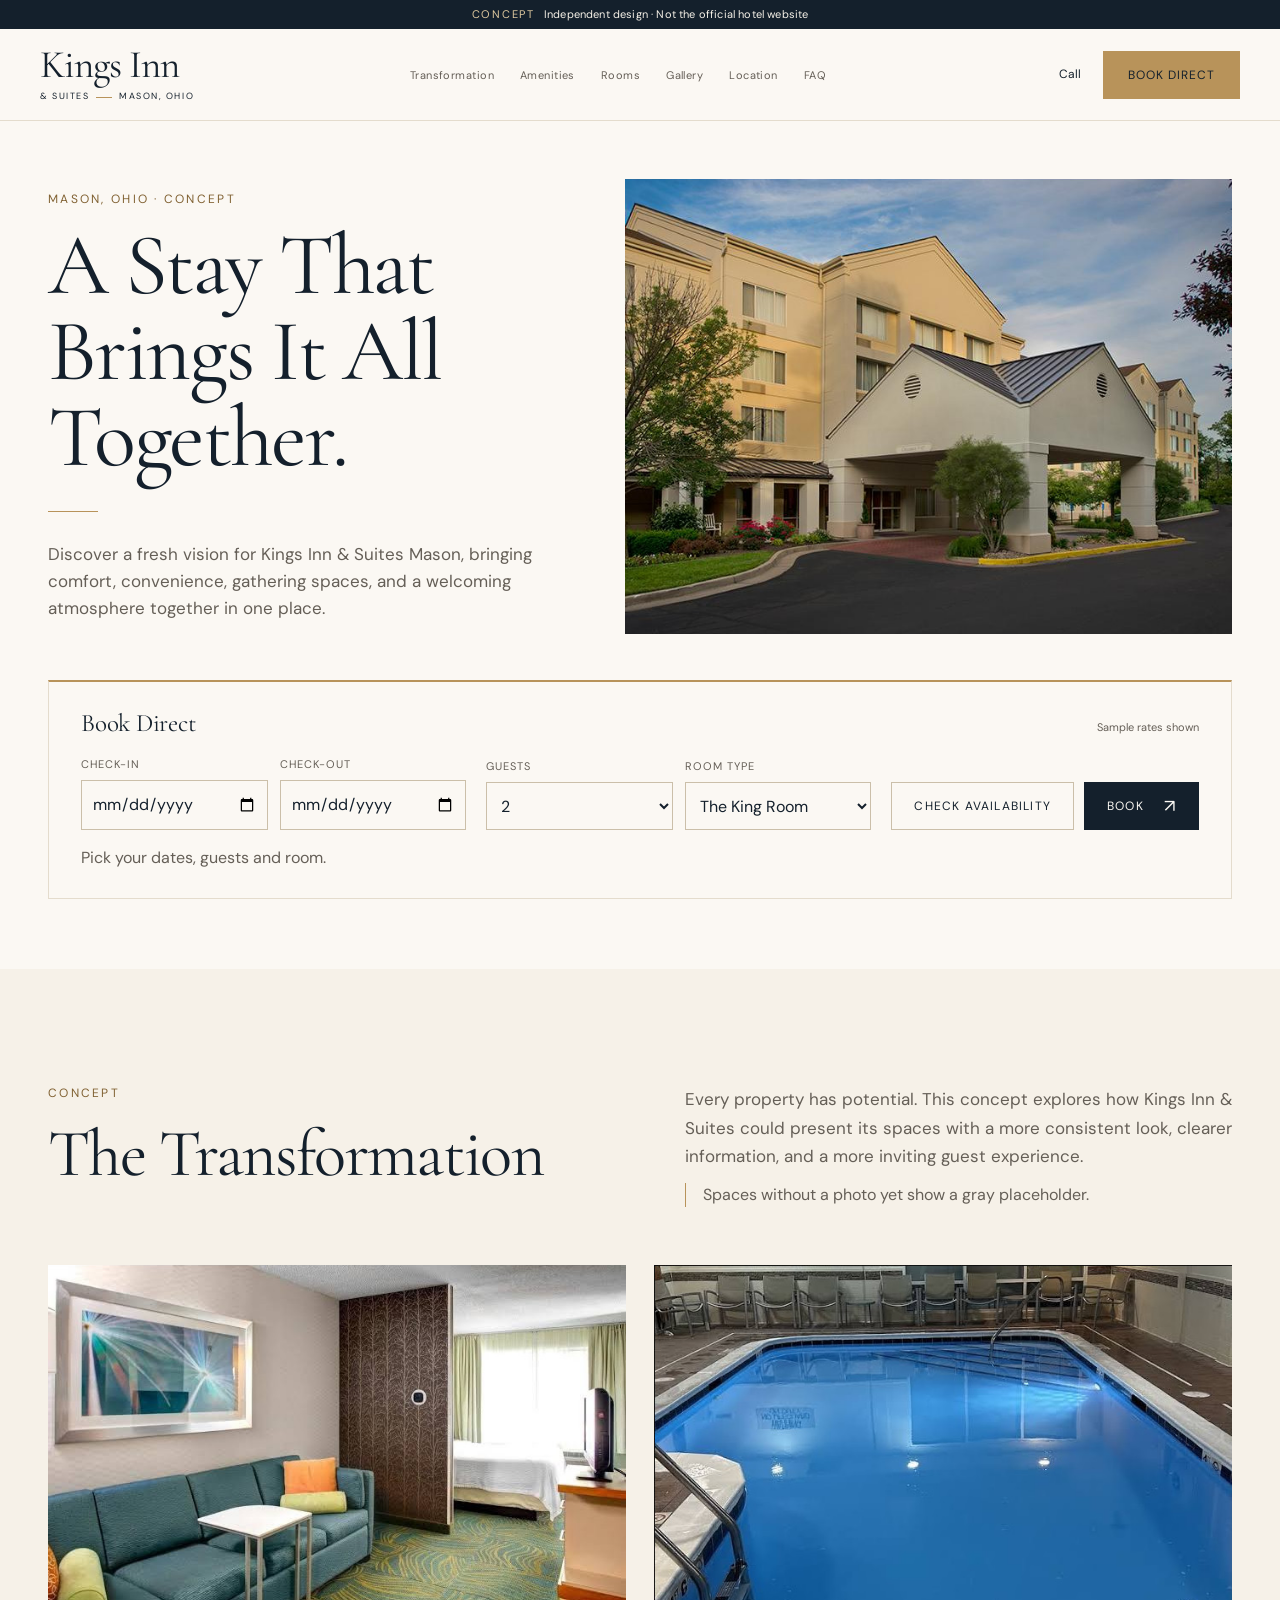
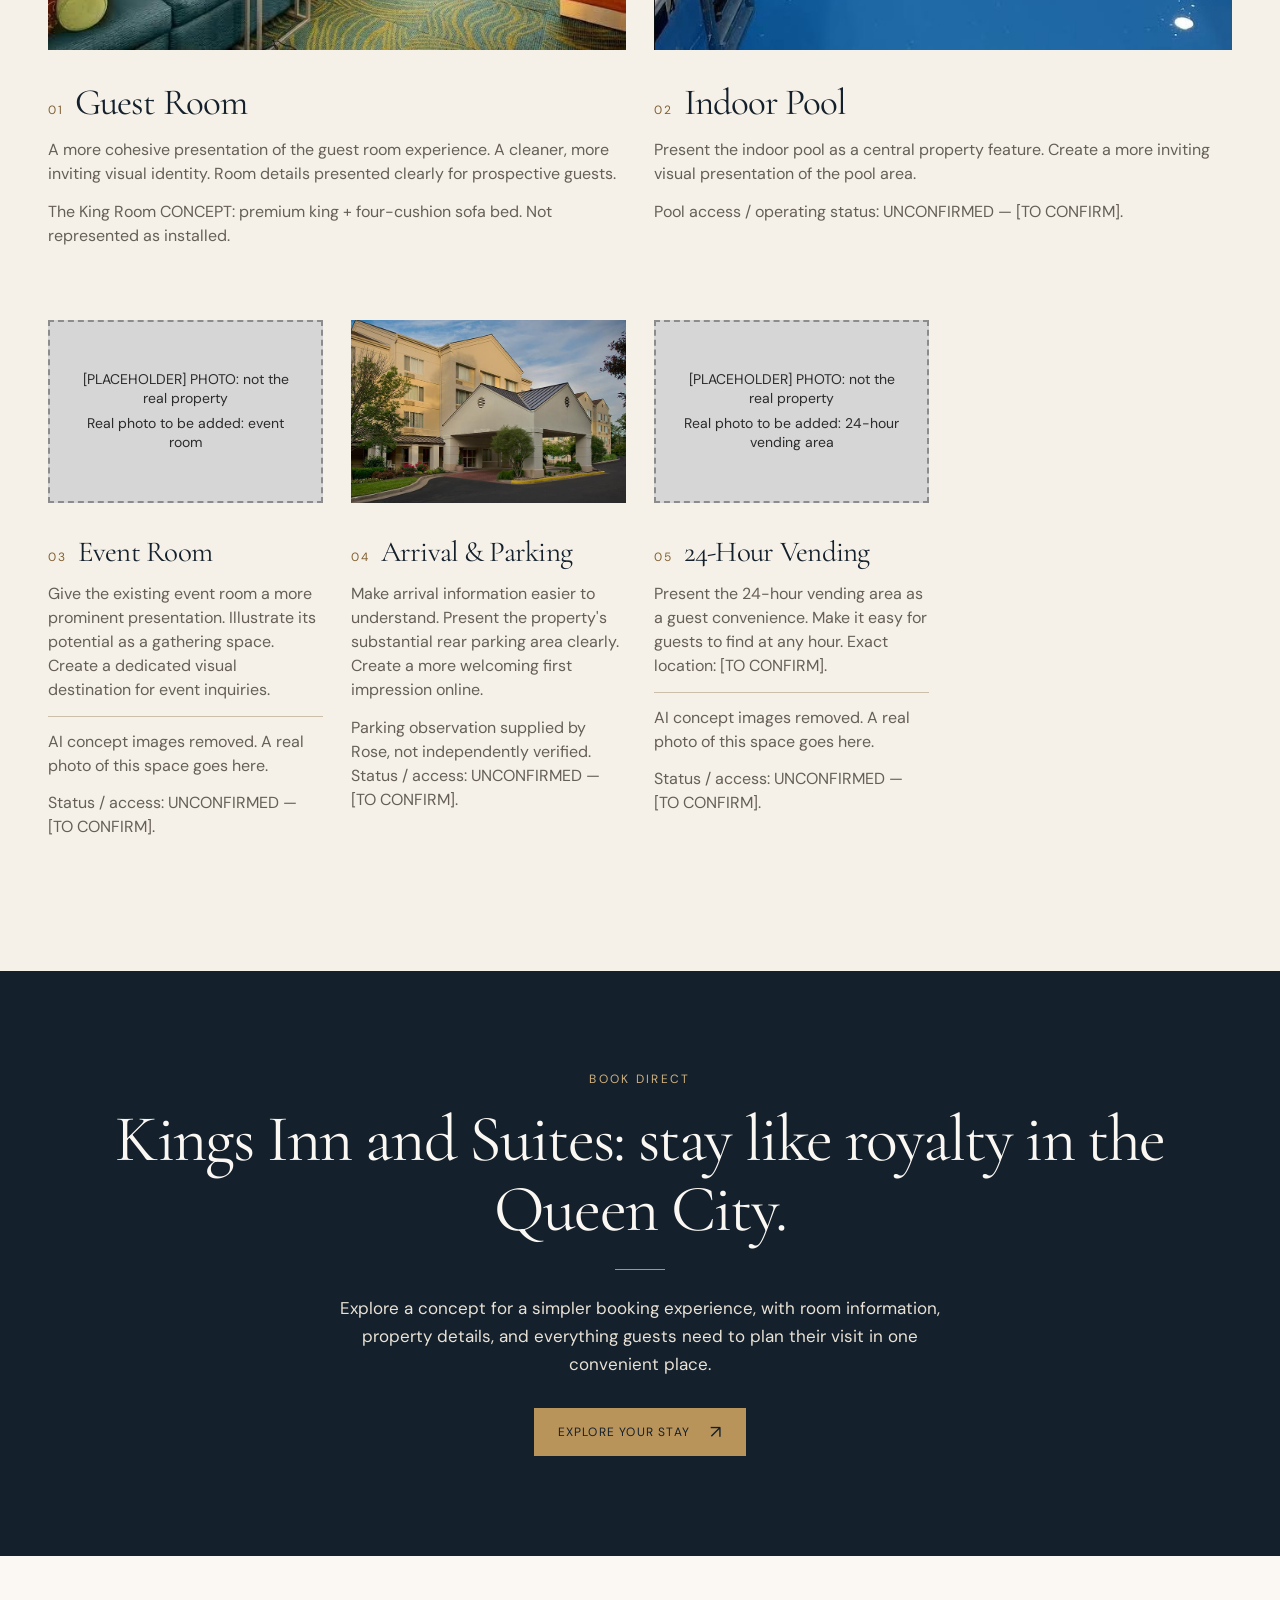
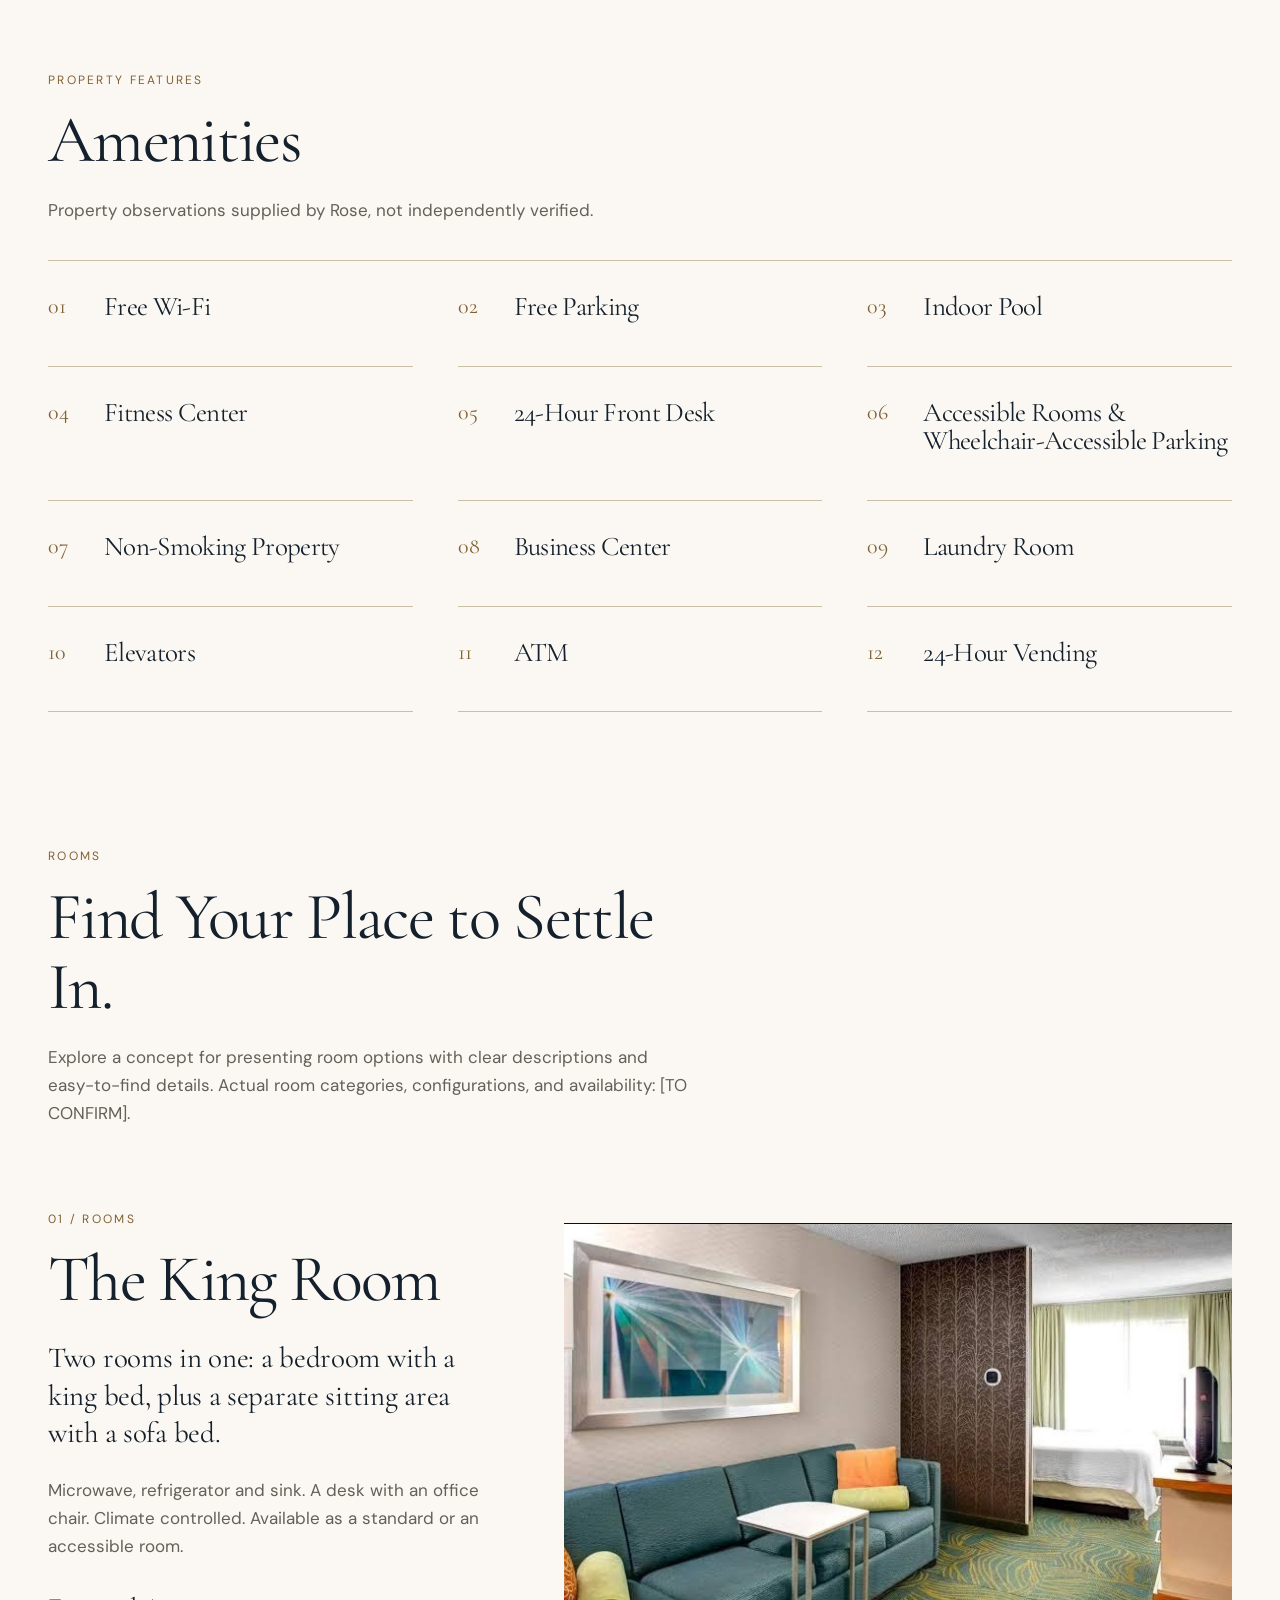
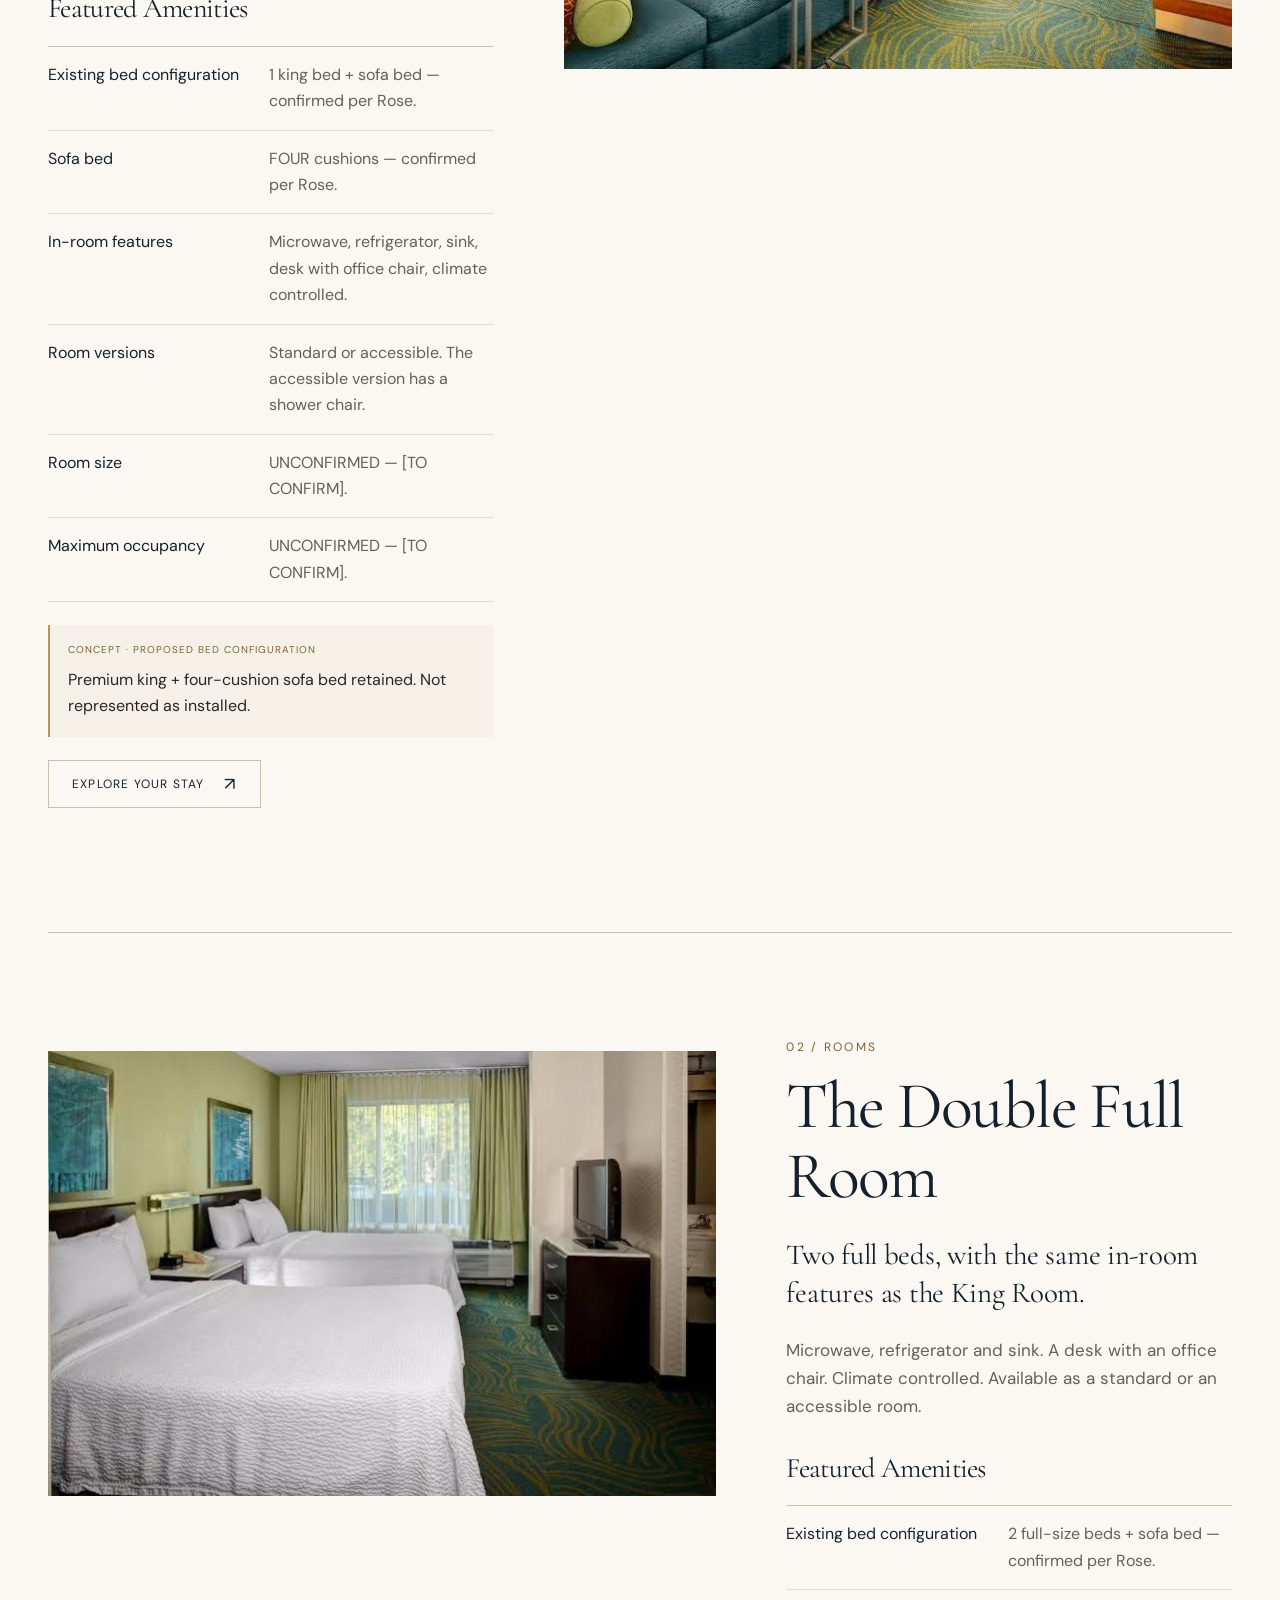
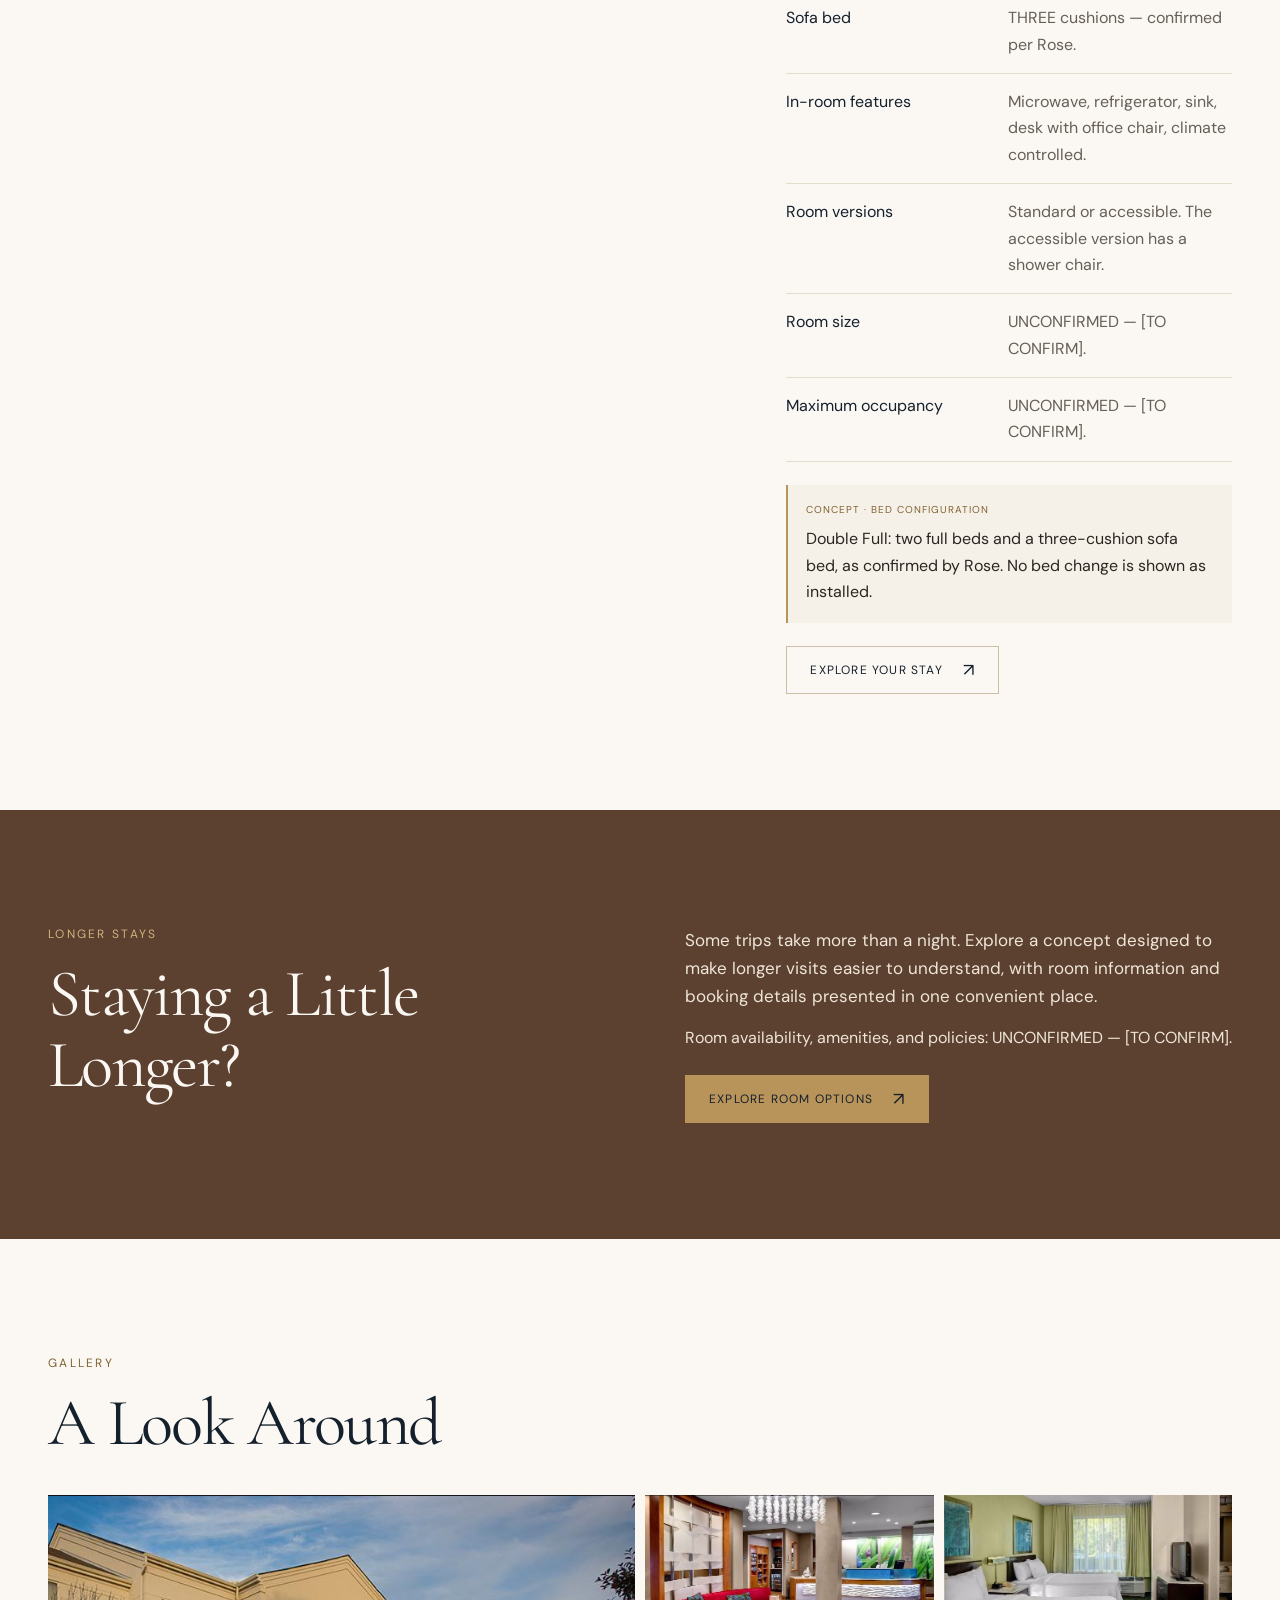
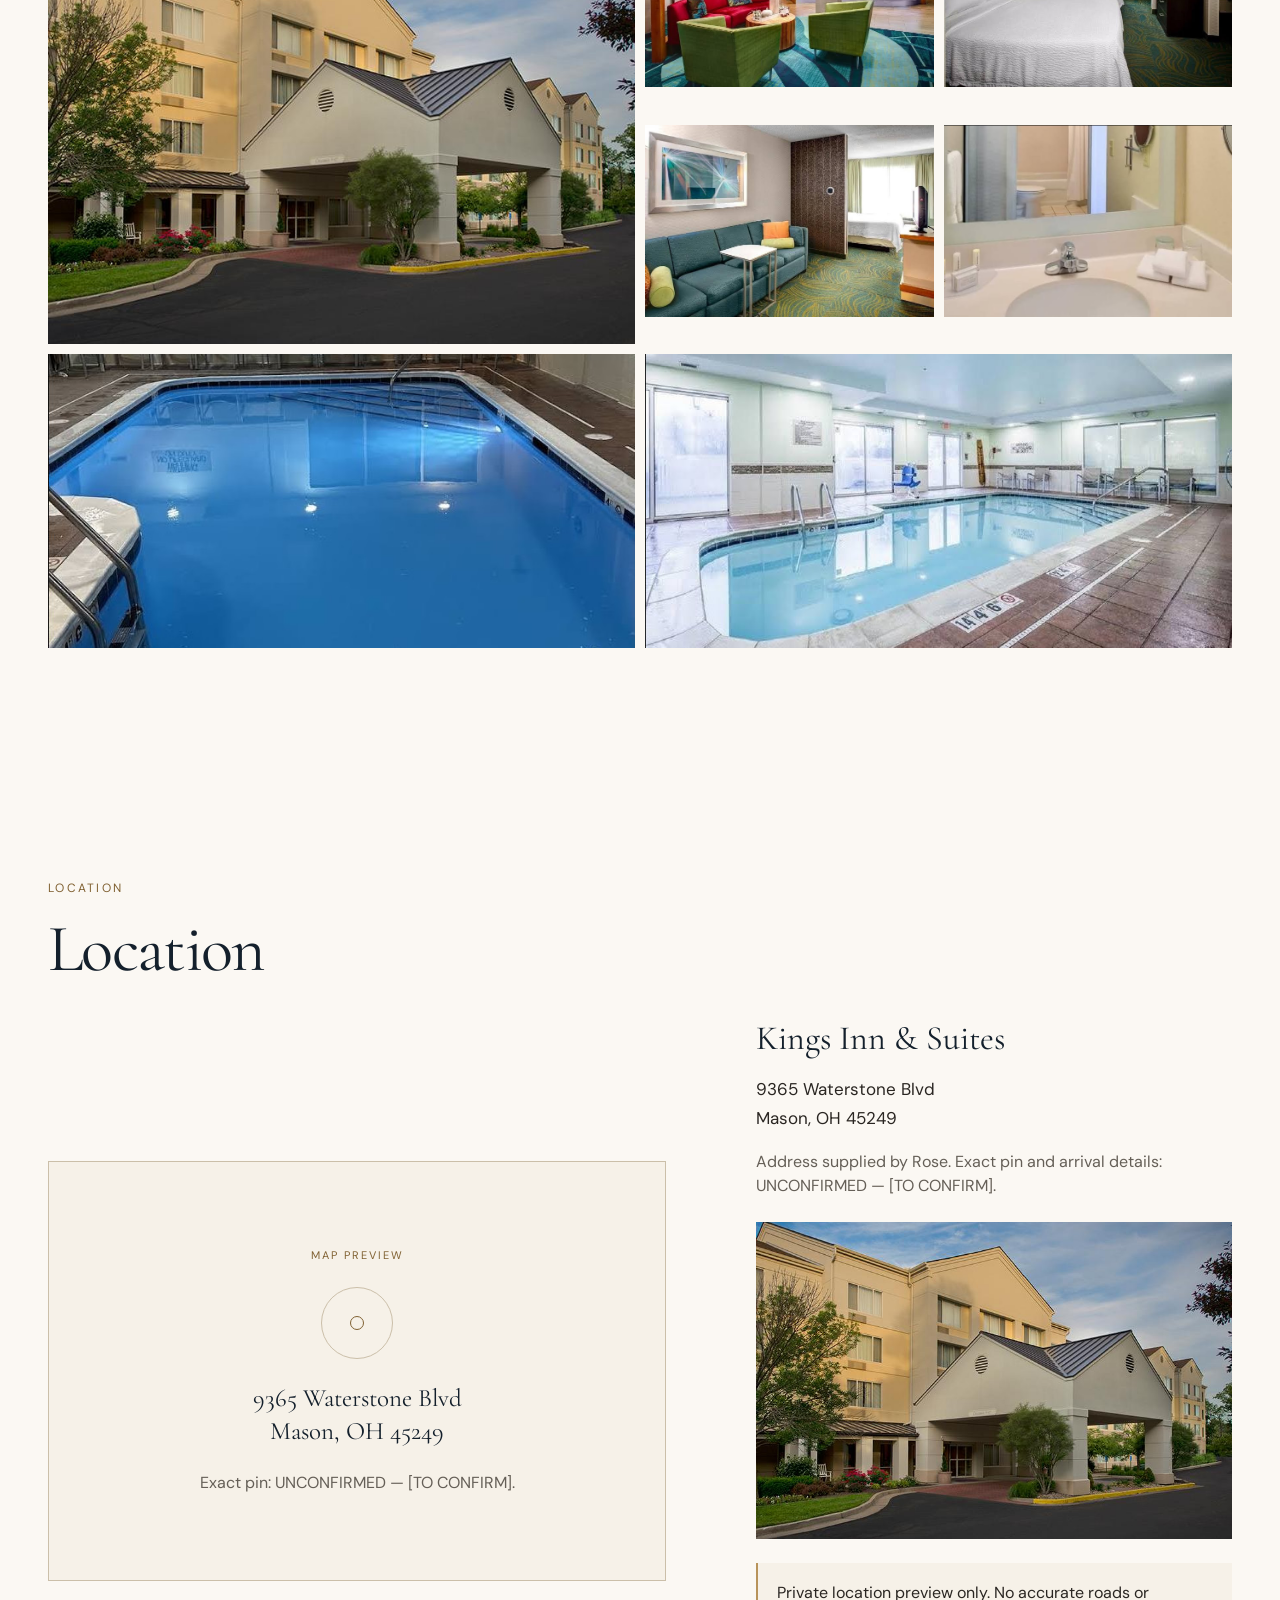
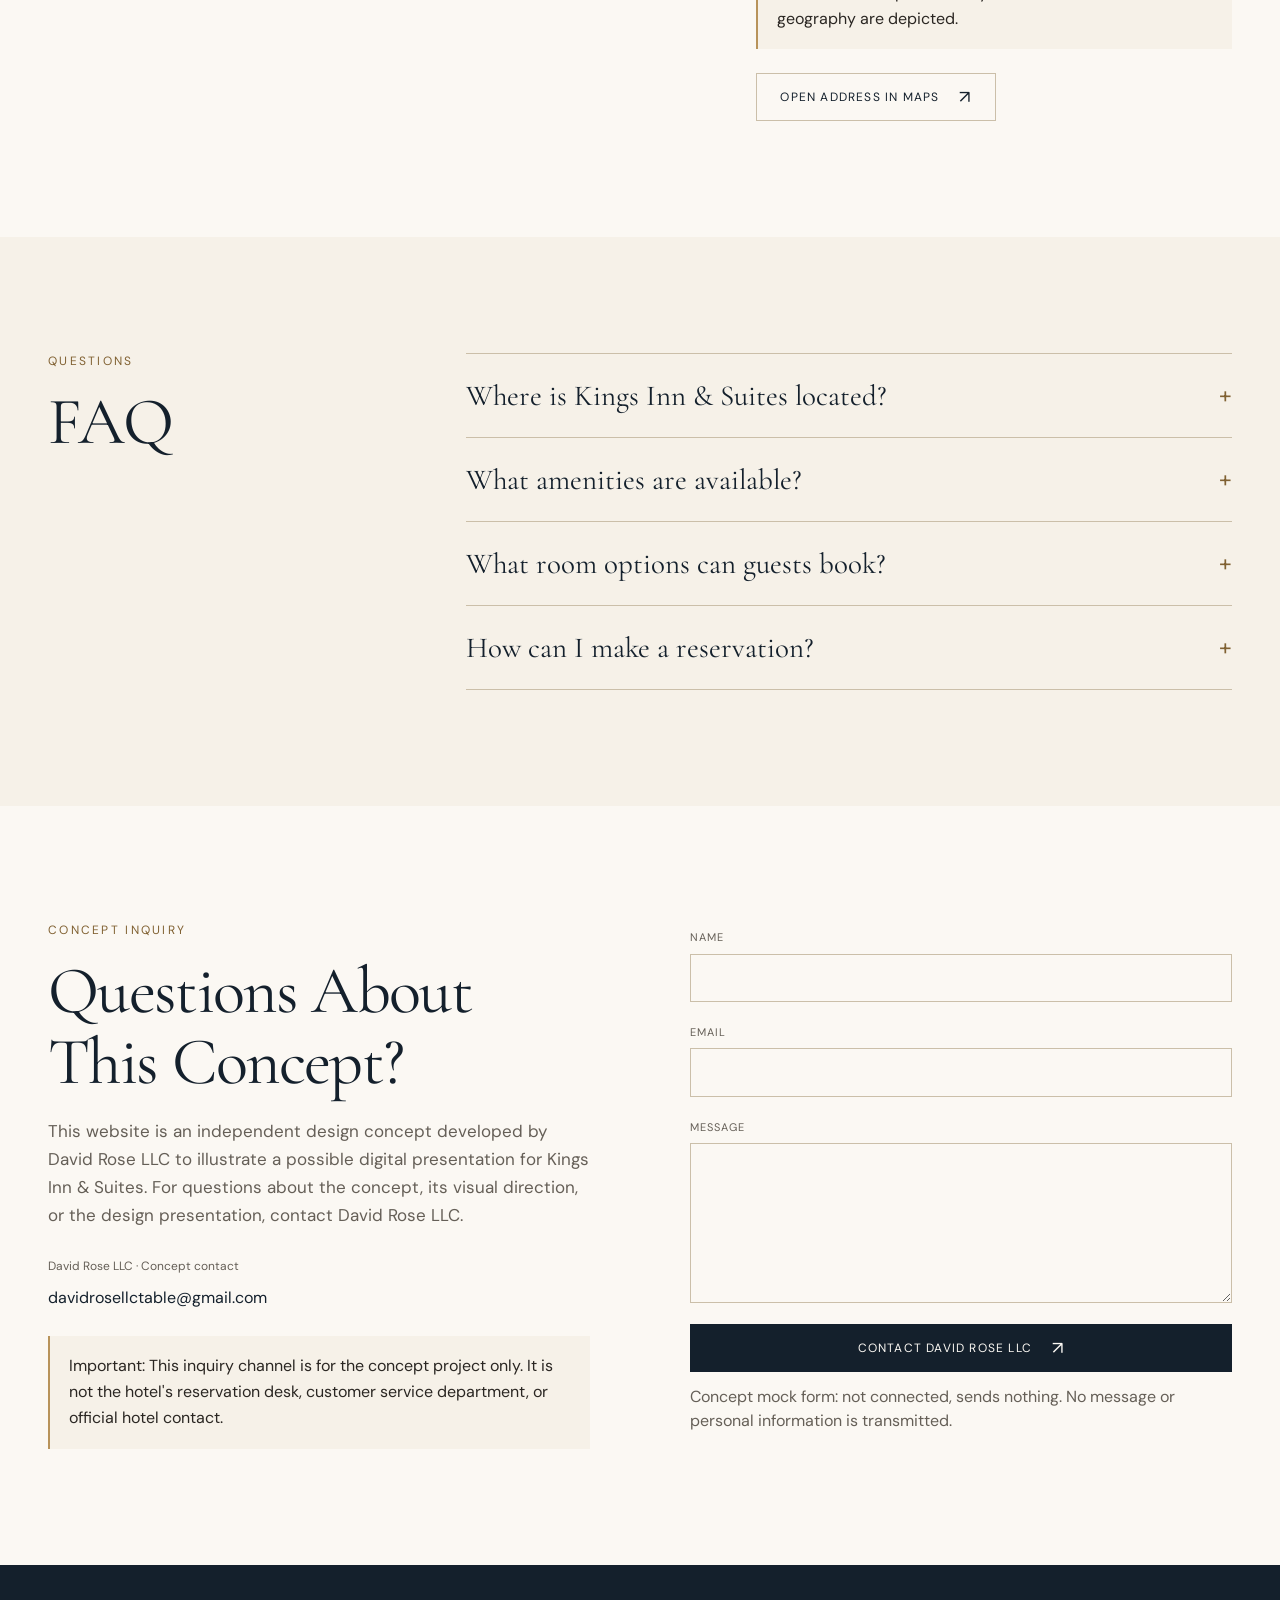
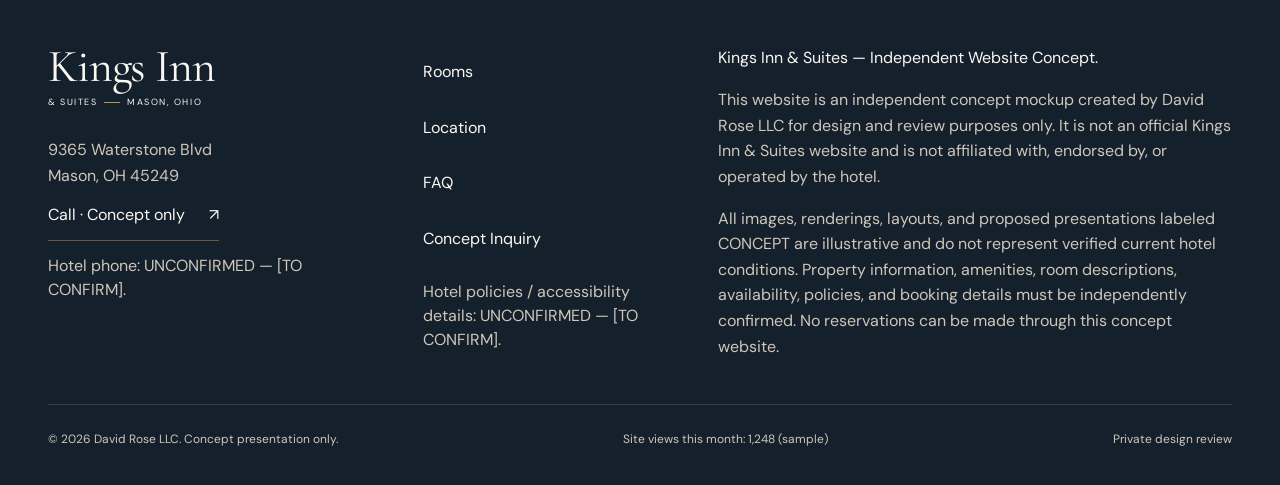
<file: index.html>
<!DOCTYPE html>
<html lang="en">
<head>
  <meta charset="utf-8">
  <meta name="viewport" content="width=device-width, initial-scale=1, viewport-fit=cover">
  <meta name="robots" content="noindex, nofollow, noarchive">
  <meta name="description" content="Kings Inn &amp; Suites, 9365 Waterstone Blvd, Mason, Ohio. Rooms, amenities, location and direct booking.">
  <meta name="theme-color" content="#14202c">
  <title>Kings Inn &amp; Suites | Mason, Ohio</title>
  <link rel="icon" href="favicon.svg" type="image/svg+xml">
  <meta property="og:type" content="website">
  <meta property="og:title" content="Kings Inn &amp; Suites | Mason, Ohio">
  <meta property="og:description" content="Kings Inn &amp; Suites, 9365 Waterstone Blvd, Mason, Ohio. Rooms, amenities, location and direct booking.">
  <meta property="og:image" content="assets/borrowed/BORROWED-NOT-CLEARED-hero-01.jpg">
  <meta property="og:image:alt" content="Front of the hotel with its covered entrance and drive, daytime">
  <link rel="stylesheet" href="styles.css">
  <script src="site-config.js"></script>
  <script src="script.js" defer></script>
</head>
<body>
  <!-- Refined from the supplied Wren v3 document, Nov 11, 2026. -->
  <a class="skip-link" href="#main">Skip to content</a>

  <div class="site-header" id="siteHeader">
    <div class="concept" id="conceptLabel" role="note"><strong>CONCEPT</strong><span>Independent design · Not the official hotel website</span></div>
    <header id="top">
      <a class="brand" href="#main" aria-label="Kings Inn and Suites, independent concept home">Kings Inn<small>&amp; Suites <i aria-hidden="true"></i> Mason, Ohio</small></a>
      <nav aria-label="Main">
        <a href="#transformation">Transformation</a>
        <a href="#amenities">Amenities</a>
        <a href="#rooms">Rooms</a>
        <a href="#gallery">Gallery</a>
        <a href="#location">Location</a>
        <a href="#faq">FAQ</a>
      </nav>
      <div class="hdr-actions">
        <button class="phone" type="button" data-call>Call</button>
        <a class="btn btn-book" href="#booking" data-book>Book Direct</a>
        <button class="btn menu-btn" id="menuBtn" type="button" aria-expanded="false" aria-controls="mnav" aria-label="Open navigation menu"><span aria-hidden="true"></span></button>
      </div>
    </header>
    <nav class="mnav" id="mnav" aria-label="Mobile" hidden>
      <a href="#transformation">Transformation</a>
      <a href="#amenities">Amenities</a>
      <a href="#rooms">Rooms</a>
      <a href="#gallery">Gallery</a>
      <a href="#location">Location</a>
      <a href="#faq">FAQ</a>
      <a href="#contact">Concept Inquiry</a>
      <button type="button" data-call>Call · Concept only</button>
    </nav>
  </div>

  <main id="main" tabindex="-1">
    <div class="hero">
      <div class="hero-copy">
        <span class="eyebrow" data-slot="hero-eyebrow">Mason, Ohio · Concept</span>
        <h1 data-slot="hero-headline">A Stay That Brings It All Together.</h1>
        <hr class="rule">
        <p data-slot="hero-pitch">Discover a fresh vision for Kings Inn &amp; Suites Mason, bringing comfort, convenience, gathering spaces, and a welcoming atmosphere together in one place.</p>
      </div>
      <figure class="hero-visual">
        <img class="photo hero-photo" src="assets/borrowed/BORROWED-NOT-CLEARED-hero-01.jpg" alt="Front of the hotel with its covered entrance and drive, daytime" width="720" height="551" fetchpriority="high" decoding="async">
      </figure>
    </div>

    <div class="booking" id="booking" aria-labelledby="bookingTitle">
      <div class="booking-heading"><h2 id="bookingTitle">Book Direct</h2><span id="bookingBadge">Sample rates shown</span></div>
      <div id="bookingEmbed" hidden></div>
      <form id="bookingForm" novalidate>
        <div class="grid2 dates">
          <div><label for="ci">Check-In</label><input id="ci" name="checkIn" type="date" required aria-describedby="bookNote"></div>
          <div><label for="co">Check-Out</label><input id="co" name="checkOut" type="date" required aria-describedby="bookNote"></div>
        </div>
        <div class="grid2 booking-options">
          <div><label for="g">Guests</label><select id="g" name="adults" aria-describedby="bookNote"><option>1</option><option selected>2</option><option>3</option><option>4</option><option>5</option><option>6</option></select></div>
          <div><label for="r">Room Type</label><select id="r" name="roomType" aria-describedby="bookNote"><option value="king">The King Room</option><option value="double">The Double Full Room</option></select></div>
        </div>
        <div class="booking-actions">
          <button class="btn btn-line" type="button" id="checkBtn">Check Availability</button>
          <button class="btn btn-dark" type="button" id="bookBtn">Book <span aria-hidden="true">↗</span></button>
        </div>
      </form>
      <div class="rates" id="sampleRates" hidden></div>
      <p class="note" id="bookNote" role="status" aria-live="polite" aria-atomic="true">Pick your dates, guests and room.</p>
    </div>

    <section id="transformation" aria-labelledby="transformationTitle">
      <div class="sec-head transformation-head">
        <div><span class="eyebrow">Concept</span><h2 id="transformationTitle">The Transformation</h2></div>
        <div>
          <p class="lede" data-slot="transformation-intro">Every property has potential. This concept explores how Kings Inn &amp; Suites could present its spaces with a more consistent look, clearer information, and a more inviting guest experience.</p>
          <p class="note visual-disclosure">Spaces without a photo yet show a gray placeholder.</p>
        </div>
      </div>
      <div class="cards two" id="baCards"></div>
      <noscript><p class="note">The space list needs JavaScript. No AI concept images are shown on this page.</p></noscript>
    </section>

    <section class="banner" aria-label="Book direct">
      <span class="eyebrow">Book Direct</span>
      <h2 data-slot="bookdirect-headline">Kings Inn and Suites: stay like royalty in the Queen City.</h2>
      <hr class="rule">
      <p data-slot="bookdirect-copy">Explore a concept for a simpler booking experience, with room information, property details, and everything guests need to plan their visit in one convenient place.</p>
      <a class="btn btn-book" href="#rooms" data-slot="bookdirect-button">Explore Your Stay <span aria-hidden="true">↗</span></a>
    </section>

    <section id="amenities" aria-labelledby="amenitiesTitle">
      <div class="sec-head">
        <span class="eyebrow">Property Features</span>
        <h2 id="amenitiesTitle" data-slot="amenities-headline">Amenities</h2>
        <p class="lede">Property observations supplied by Rose, not independently verified.</p>
      </div>
      <!-- Amenity list: PENDING OWNER CONFIRMATION (Nov 18 order). Owner must confirm every item before go-live. -->
      <div class="amen">
        <div><div class="icon" aria-hidden="true">01</div><h3>Free Wi-Fi</h3></div>
        <div><div class="icon" aria-hidden="true">02</div><h3>Free Parking</h3></div>
        <div><div class="icon" aria-hidden="true">03</div><h3>Indoor Pool</h3></div>
        <div><div class="icon" aria-hidden="true">04</div><h3>Fitness Center</h3></div>
        <div><div class="icon" aria-hidden="true">05</div><h3>24-Hour Front Desk</h3></div>
        <div><div class="icon" aria-hidden="true">06</div><h3>Accessible Rooms &amp; Wheelchair-Accessible Parking</h3></div>
        <div><div class="icon" aria-hidden="true">07</div><h3>Non-Smoking Property</h3></div>
        <div><div class="icon" aria-hidden="true">08</div><h3>Business Center</h3></div>
        <div><div class="icon" aria-hidden="true">09</div><h3>Laundry Room</h3></div>
        <div><div class="icon" aria-hidden="true">10</div><h3>Elevators</h3></div>
        <div><div class="icon" aria-hidden="true">11</div><h3>ATM</h3></div>
        <div><div class="icon" aria-hidden="true">12</div><h3>24-Hour Vending</h3></div>
      </div>
    </section>

    <section id="rooms" aria-labelledby="roomsTitle">
      <div class="sec-head rooms-head">
        <span class="eyebrow">Rooms</span>
        <h2 id="roomsTitle" data-slot="rooms-headline">Find Your Place to Settle In.</h2>
        <p class="lede" data-slot="rooms-intro">Explore a concept for presenting room options with clear descriptions and easy-to-find details. Actual room categories, configurations, and availability: [TO CONFIRM].</p>
      </div>

      <article class="room-feature" id="king-room" aria-labelledby="kingTitle">
        <div class="room-story">
          <span class="eyebrow">01 / Rooms</span>
          <h3 id="kingTitle">The King Room</h3>
          <p class="room-tagline">Two rooms in one: a bedroom with a king bed, plus a separate sitting area with a sofa bed.</p>
          <p class="room-passage">Microwave, refrigerator and sink. A desk with an office chair. Climate controlled. Available as a standard or an accessible room.</p>
        </div>
        <figure class="room-visual">
          <img class="photo" src="assets/borrowed/BORROWED-NOT-CLEARED-rooms-01.jpg" alt="Suite with a sofa seating area and a bed past a divider wall" width="678" height="453" loading="lazy" decoding="async">
        </figure>
        <div class="room-details">
          <h4>Featured Amenities</h4>
          <dl class="room-specs">
            <div><dt>Existing bed configuration</dt><dd>1 king bed + sofa bed — confirmed per Rose.</dd></div>
            <div><dt>Sofa bed</dt><dd>FOUR cushions — confirmed per Rose.</dd></div>
            <div><dt>In-room features</dt><dd>Microwave, refrigerator, sink, desk with office chair, climate controlled.</dd></div>
            <div><dt>Room versions</dt><dd>Standard or accessible. The accessible version has a shower chair.</dd></div>
            <div><dt>Room size</dt><dd>UNCONFIRMED — [TO CONFIRM].</dd></div>
            <div><dt>Maximum occupancy</dt><dd>UNCONFIRMED — [TO CONFIRM].</dd></div>
          </dl>
          <div class="concept-spec"><strong>CONCEPT · Proposed bed configuration</strong><p>Premium king + four-cushion sofa bed retained. Not represented as installed.</p></div>
          <a class="btn btn-line" href="#booking" data-select-room="king">Explore Your Stay <span aria-hidden="true">↗</span></a>
        </div>
      </article>

      <article class="room-feature room-reverse" id="double-room" aria-labelledby="doubleTitle">
        <div class="room-story">
          <span class="eyebrow">02 / Rooms</span>
          <h3 id="doubleTitle">The Double Full Room</h3>
          <p class="room-tagline">Two full beds, with the same in-room features as the King Room.</p>
          <p class="room-passage">Microwave, refrigerator and sink. A desk with an office chair. Climate controlled. Available as a standard or an accessible room.</p>
        </div>
        <figure class="room-visual">
          <img class="photo" src="assets/borrowed/BORROWED-NOT-CLEARED-rooms-02.jpg" alt="Guest room with two beds, a window and a TV" width="670" height="459" loading="lazy" decoding="async">
        </figure>
        <div class="room-details">
          <h4>Featured Amenities</h4>
          <dl class="room-specs">
            <div><dt>Existing bed configuration</dt><dd>2 full-size beds + sofa bed — confirmed per Rose.</dd></div>
            <div><dt>Sofa bed</dt><dd>THREE cushions — confirmed per Rose.</dd></div>
            <div><dt>In-room features</dt><dd>Microwave, refrigerator, sink, desk with office chair, climate controlled.</dd></div>
            <div><dt>Room versions</dt><dd>Standard or accessible. The accessible version has a shower chair.</dd></div>
            <div><dt>Room size</dt><dd>UNCONFIRMED — [TO CONFIRM].</dd></div>
            <div><dt>Maximum occupancy</dt><dd>UNCONFIRMED — [TO CONFIRM].</dd></div>
          </dl>
          <div class="concept-spec"><strong>CONCEPT · Bed configuration</strong><p>Double Full: two full beds and a three-cushion sofa bed, as confirmed by Rose. No bed change is shown as installed.</p></div>
          <a class="btn btn-line" href="#booking" data-select-room="double">Explore Your Stay <span aria-hidden="true">↗</span></a>
        </div>
      </article>
    </section>

    <section class="stay" aria-label="Longer stays">
      <div><span class="eyebrow">Longer Stays</span><h2 data-slot="stay-headline">Staying a Little Longer?</h2></div>
      <div><p data-slot="stay-copy">Some trips take more than a night. Explore a concept designed to make longer visits easier to understand, with room information and booking details presented in one convenient place.</p><p class="note">Room availability, amenities, and policies: UNCONFIRMED — [TO CONFIRM].</p><a class="btn btn-book" href="#rooms" data-slot="stay-button">Explore Room Options <span aria-hidden="true">↗</span></a></div>
    </section>

    <section id="gallery" aria-labelledby="galleryTitle">
      <div class="sec-head"><span class="eyebrow">Gallery</span><h2 id="galleryTitle">A Look Around</h2></div>
      <ul class="gallery-strip">
        <li><img class="photo" src="assets/borrowed/BORROWED-NOT-CLEARED-hero-01.jpg" alt="Front of the hotel with its covered entrance and drive, daytime" width="720" height="551" loading="lazy" decoding="async"></li>
        <li><img class="photo" src="assets/borrowed/BORROWED-NOT-CLEARED-gallery-01.jpg" alt="Hotel lobby with seating and the front desk" width="678" height="453" loading="lazy" decoding="async"></li>
        <li><img class="photo" src="assets/borrowed/BORROWED-NOT-CLEARED-rooms-02.jpg" alt="Guest room with two beds, a window and a TV" width="670" height="459" loading="lazy" decoding="async"></li>
        <li><img class="photo" src="assets/borrowed/BORROWED-NOT-CLEARED-rooms-01.jpg" alt="Suite with a sofa seating area and a bed past a divider wall" width="678" height="453" loading="lazy" decoding="async"></li>
        <li><img class="photo" src="assets/borrowed/BORROWED-NOT-CLEARED-gallery-02.jpg" alt="Bathroom vanity with sink and mirror" width="760" height="405" loading="lazy" decoding="async"></li>
        <li><img class="photo" src="assets/borrowed/BORROWED-NOT-CLEARED-amenities-01.jpg" alt="Indoor pool with lounge chairs along the wall" width="680" height="453" loading="lazy" decoding="async"></li>
        <li><img class="photo" src="assets/borrowed/BORROWED-NOT-CLEARED-gallery-03.jpg" alt="Indoor pool seen from the far end" width="752" height="409" loading="lazy" decoding="async"></li>
      </ul>
    </section>

    <section id="location" aria-labelledby="locationTitle">
      <div class="sec-head"><span class="eyebrow">Location</span><h2 id="locationTitle" data-slot="location-headline">Location</h2></div>
      <div class="mapwrap">
        <div class="map" role="group" aria-label="Map preview placeholder; no roads or exact location pin are represented">
          <span class="map-label">Map preview</span>
          <div class="map-mark" aria-hidden="true"><span></span></div>
          <p>9365 Waterstone Blvd<br>Mason, OH 45249</p>
          <span class="map-status">Exact pin: UNCONFIRMED — [TO CONFIRM].</span>
        </div>
        <div class="addr"><strong data-slot="address">Kings Inn &amp; Suites</strong><p>9365 Waterstone Blvd<br>Mason, OH 45249</p><p class="note">Address supplied by Rose. Exact pin and arrival details: UNCONFIRMED — [TO CONFIRM].</p><figure class="addr-photo"><img class="photo" src="assets/borrowed/BORROWED-NOT-CLEARED-hero-01.jpg" alt="Front of the hotel on Waterstone Blvd" width="720" height="551" loading="lazy" decoding="async"></figure><div class="callout">Private location preview only. No accurate roads or geography are depicted.</div><a class="btn btn-line maps-link" href="https://www.google.com/maps/search/?api=1&amp;query=9365%20Waterstone%20Blvd%2C%20Mason%2C%20OH%2045249" target="_blank" rel="noopener noreferrer" aria-label="Open Rose-supplied address in Maps, opens a new tab">Open address in Maps <span aria-hidden="true">↗</span></a></div>
      </div>
    </section>

    <section id="faq" aria-labelledby="faqTitle">
      <div class="sec-head"><span class="eyebrow">Questions</span><h2 id="faqTitle">FAQ</h2></div>
      <div class="faq-list">
        <details><summary>Where is Kings Inn &amp; Suites located?</summary><p>The concept is based on Kings Inn &amp; Suites in Mason, Ohio. Address supplied by Rose: 9365 Waterstone Blvd, Mason, OH 45249. Exact pin and location details: UNCONFIRMED — [TO CONFIRM].</p></details>
        <details><summary>What amenities are available?</summary><p>Free Wi-Fi, free parking, an indoor pool, a fitness center, a 24-hour front desk, accessible rooms and wheelchair-accessible parking, a non-smoking property, a business center, a laundry room, elevators, an ATM, and 24-hour vending.</p></details>
        <details><summary>What room options can guests book?</summary><p>The King Room and The Double Full Room are the two room options shown in this concept. Existing bed configurations are confirmed per Rose in each room's Featured Amenities; the proposed premium king and queens are CONCEPT only. Room categories, configurations, amenities, and current availability: [TO CONFIRM].</p></details>
        <details><summary>How can I make a reservation?</summary><p>Reservation procedures, booking availability, and the hotel's official booking contact: [TO CONFIRM]. This independent concept creates no reservations and checks no availability. Call controls are not connected; hotel phone: UNCONFIRMED — [TO CONFIRM].</p></details>
      </div>
    </section>

    <section id="contact" aria-labelledby="contactTitle">
      <div class="contactwrap">
        <div class="sec-head">
          <span class="eyebrow">Concept Inquiry</span>
          <h2 id="contactTitle" data-slot="contact-headline">Questions About This Concept?</h2>
          <p class="lede" data-slot="contact-copy">This website is an independent design concept developed by David Rose LLC to illustrate a possible digital presentation for Kings Inn &amp; Suites. For questions about the concept, its visual direction, or the design presentation, contact David Rose LLC.</p>
          <p class="concept-email"><span>David Rose LLC · Concept contact</span><strong>davidrosellctable@gmail.com</strong></p>
          <p class="callout"><strong>Important:</strong> This inquiry channel is for the concept project only. It is not the hotel's reservation desk, customer service department, or official hotel contact.</p>
        </div>
        <form id="contactForm" onsubmit="return false">
          <div class="row"><label for="n">Name</label><input id="n" type="text" autocomplete="name" aria-describedby="formNote"></div>
          <div class="row"><label for="e">Email</label><input id="e" type="email" autocomplete="email" aria-describedby="formNote"></div>
          <div class="row"><label for="m">Message</label><textarea id="m" aria-describedby="formNote"></textarea></div>
          <button class="btn btn-dark" type="submit" data-slot="contact-button">Contact David Rose LLC <span aria-hidden="true">↗</span></button>
          <p class="note" id="formNote" role="status" aria-live="polite" aria-atomic="true">Concept mock form: not connected, sends nothing. No message or personal information is transmitted.</p>
        </form>
      </div>
    </section>
  </main>

  <footer>
    <div class="cols">
      <div><a class="brand" href="#main">Kings Inn<small>&amp; Suites <i aria-hidden="true"></i> Mason, Ohio</small></a><p>9365 Waterstone Blvd<br>Mason, OH 45249</p><button class="footer-call" type="button" data-call>Call · Concept only <span aria-hidden="true">↗</span></button><p class="note">Hotel phone: UNCONFIRMED — [TO CONFIRM].</p></div>
      <nav class="footer-nav" aria-label="Footer"><a href="#rooms">Rooms</a><a href="#location">Location</a><a href="#faq">FAQ</a><a href="#contact">Concept Inquiry</a><p class="note">Hotel policies / accessibility details: UNCONFIRMED — [TO CONFIRM].</p></nav>
      <div class="footer-disclaimer" data-slot="footer-disclaimer"><strong>Kings Inn &amp; Suites — Independent Website Concept.</strong><p>This website is an independent concept mockup created by David Rose LLC for design and review purposes only. It is not an official Kings Inn &amp; Suites website and is not affiliated with, endorsed by, or operated by the hotel.</p><p>All images, renderings, layouts, and proposed presentations labeled CONCEPT are illustrative and do not represent verified current hotel conditions. Property information, amenities, room descriptions, availability, policies, and booking details must be independently confirmed. No reservations can be made through this concept website.</p></div>
    </div>
    <div class="fine"><span>&copy; 2026 David Rose LLC. Concept presentation only.</span><span id="viewCounter"></span><span>Private design review</span></div>
  </footer>

  <div class="bottombar is-hidden" id="bottombar" role="group" aria-label="Quick actions">
    <button class="bb-call" type="button" data-call>Call</button>
    <a class="bb-book" href="#booking" data-book>Book Direct <span aria-hidden="true">↗</span></a>
  </div>

  <dialog id="callDialog" aria-labelledby="callTitle" aria-describedby="callDescription">
    <span class="eyebrow">Concept only</span>
    <h2 id="callTitle">Call not connected.</h2>
    <p id="callDescription">This is an independent design concept, not the hotel's official website. No call will be placed. Hotel phone: UNCONFIRMED — [TO CONFIRM].</p>
    <button class="btn btn-dark" type="button" data-close-dialog autofocus>Close</button>
  </dialog>
  <dialog id="demoDialog" aria-labelledby="demoTitle" aria-describedby="demoDescription">
    <span class="eyebrow">Demo</span>
    <h2 id="demoTitle">Demo only.</h2>
    <p id="demoDescription">No booking was made. On your live site, this opens your own booking system.</p>
    <button class="btn btn-dark" type="button" data-close-demo autofocus>Close</button>
  </dialog>
</body>
</html>
</file>
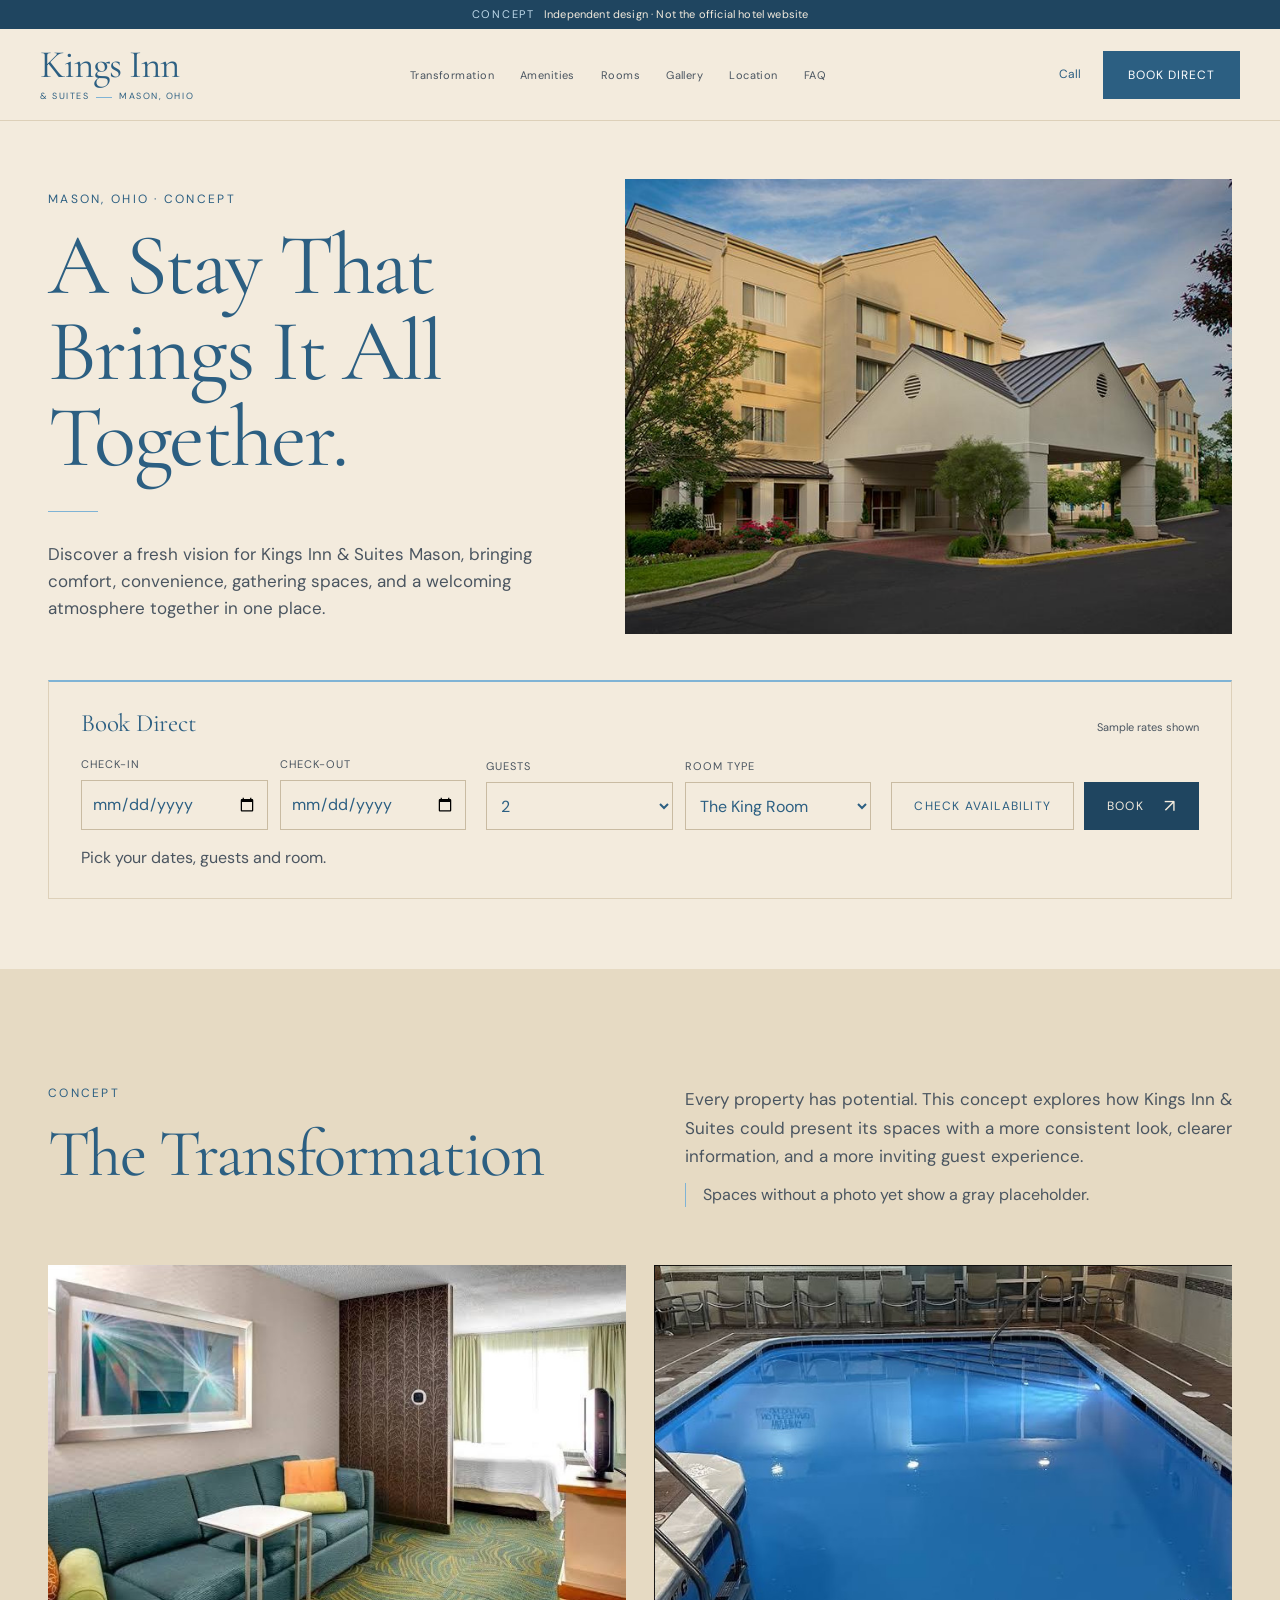
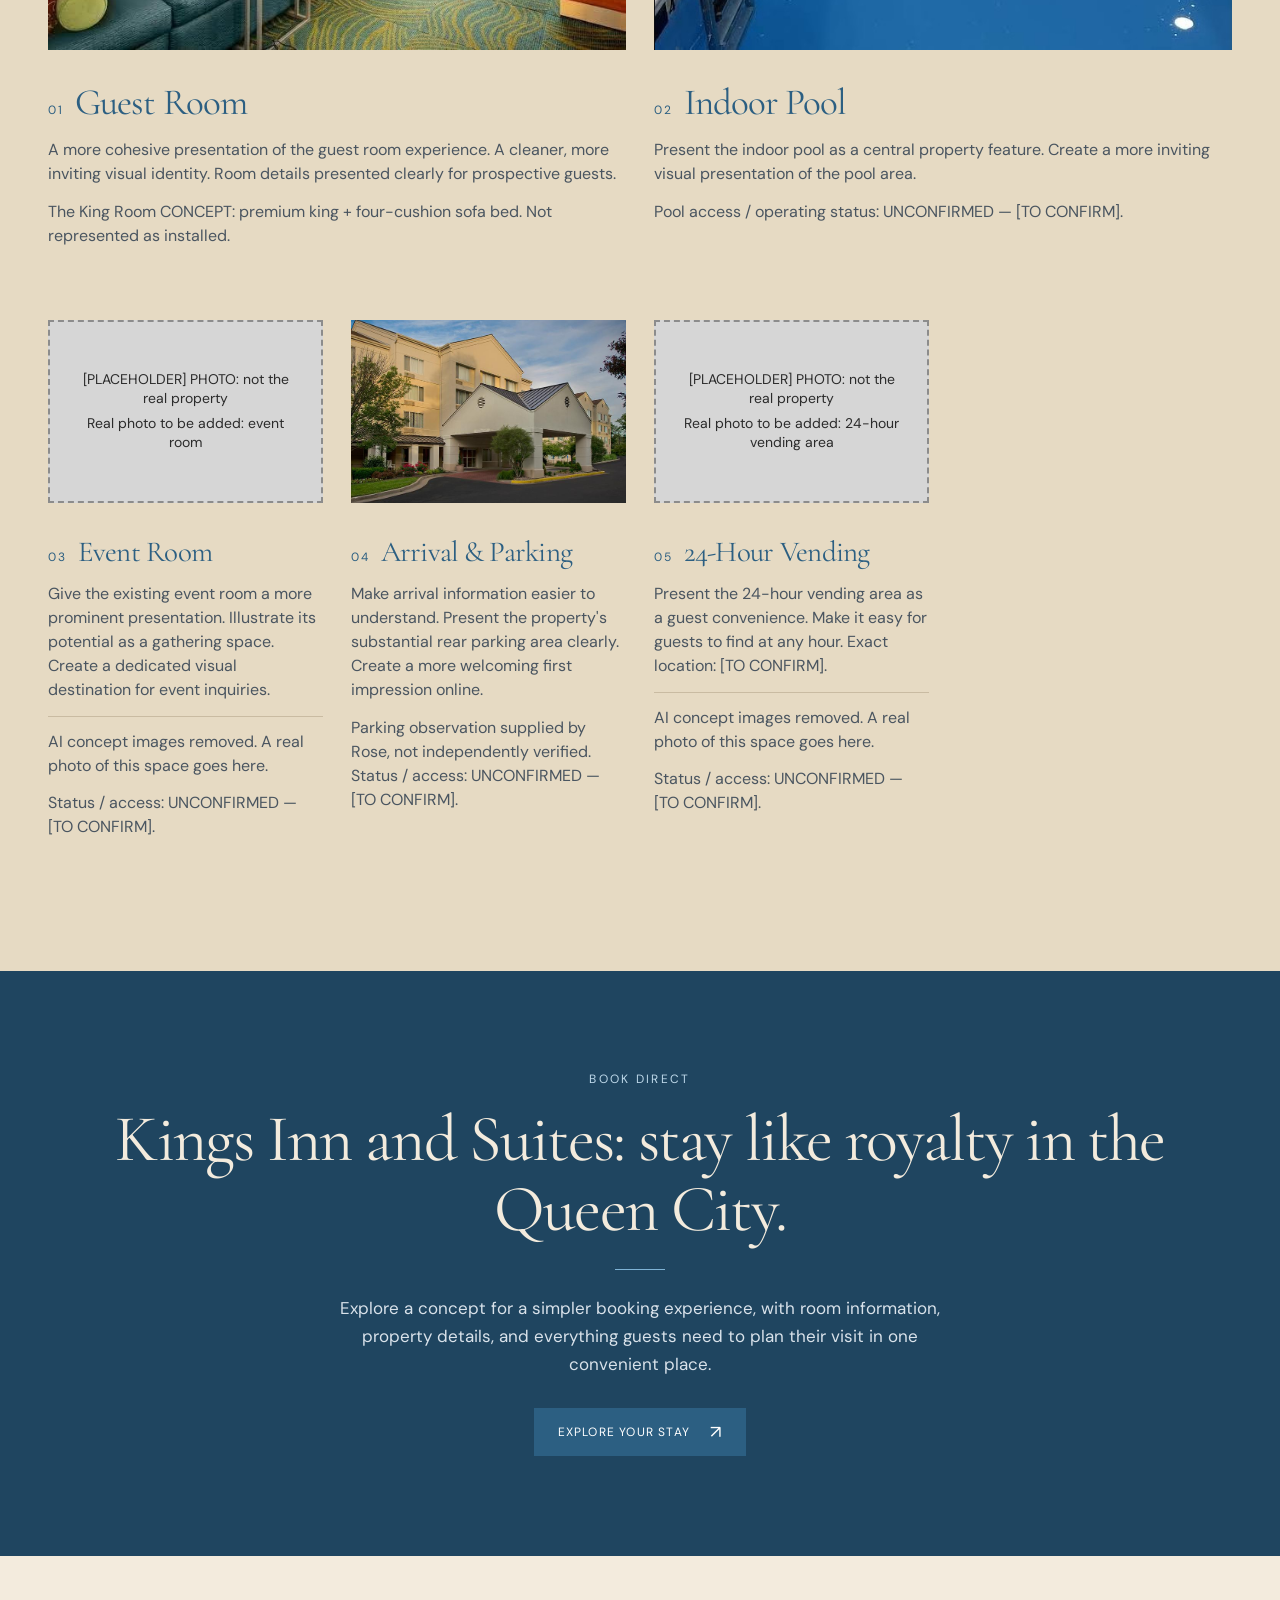
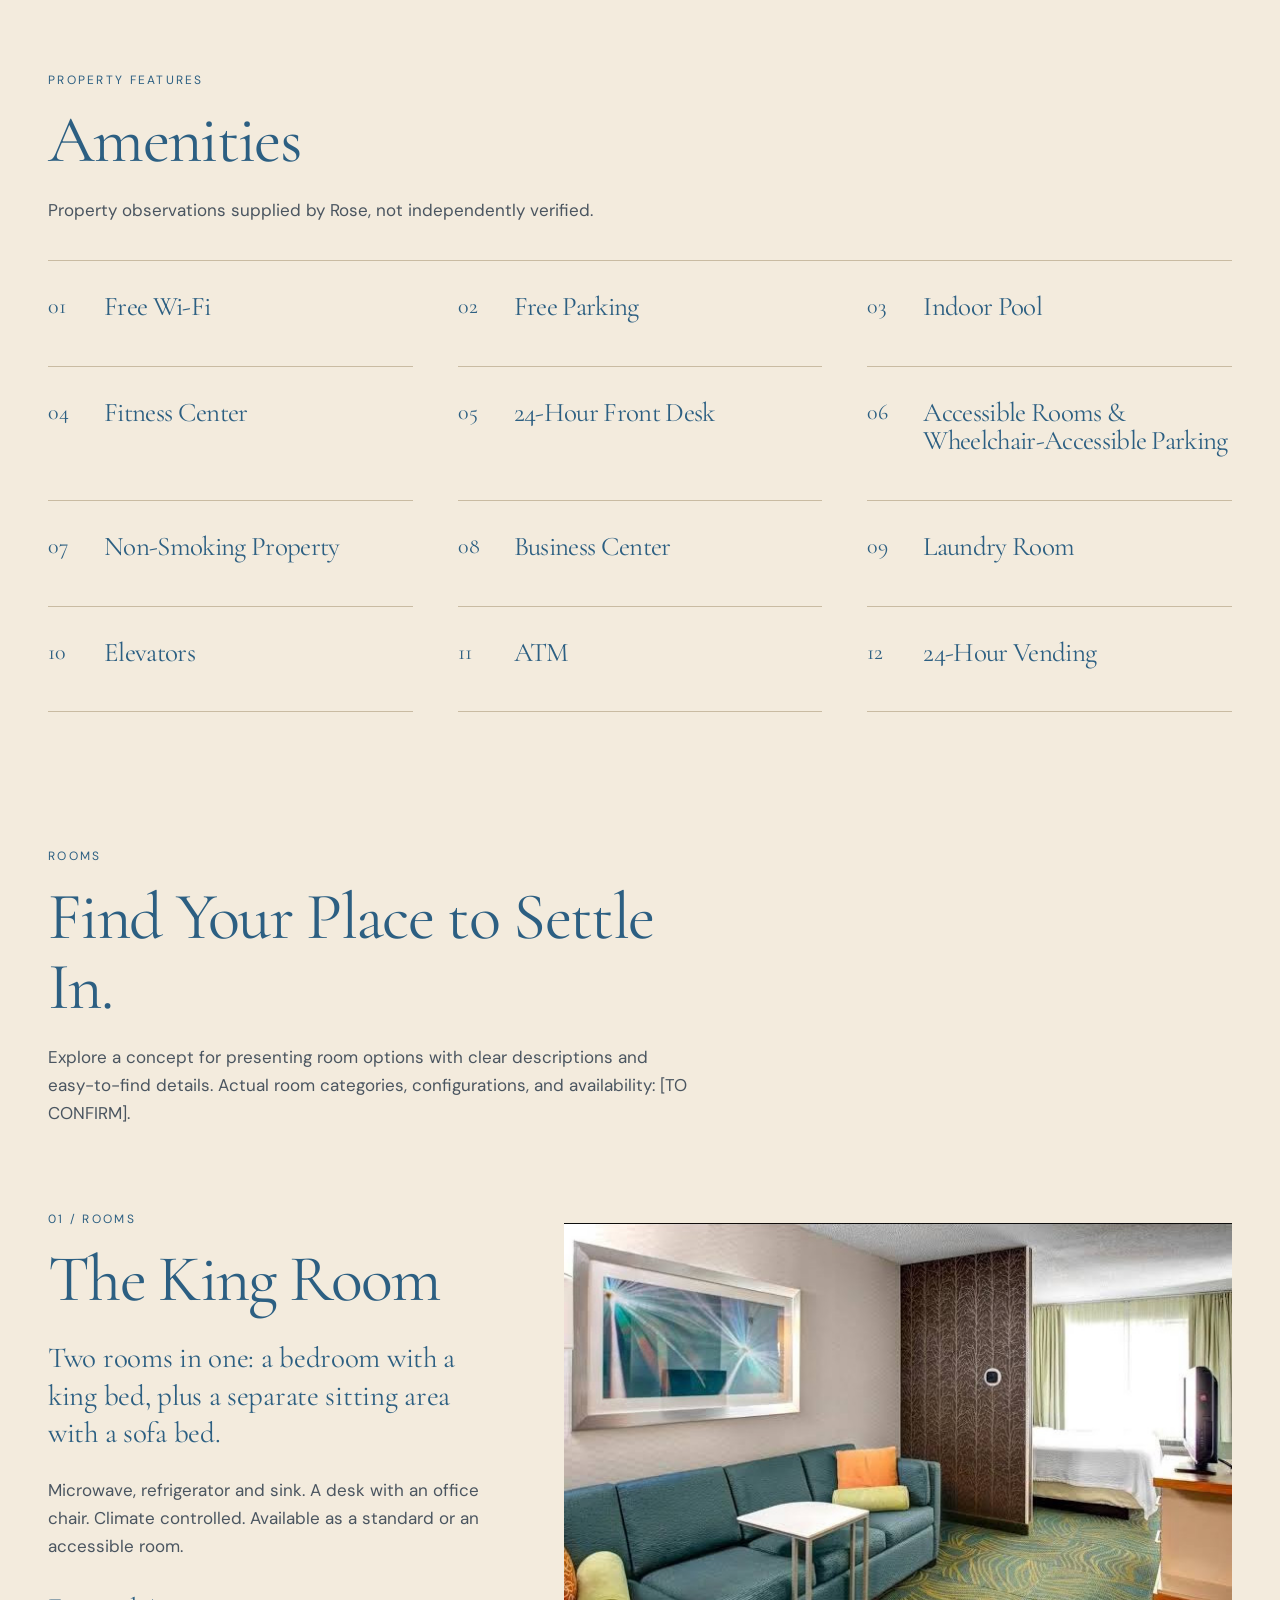
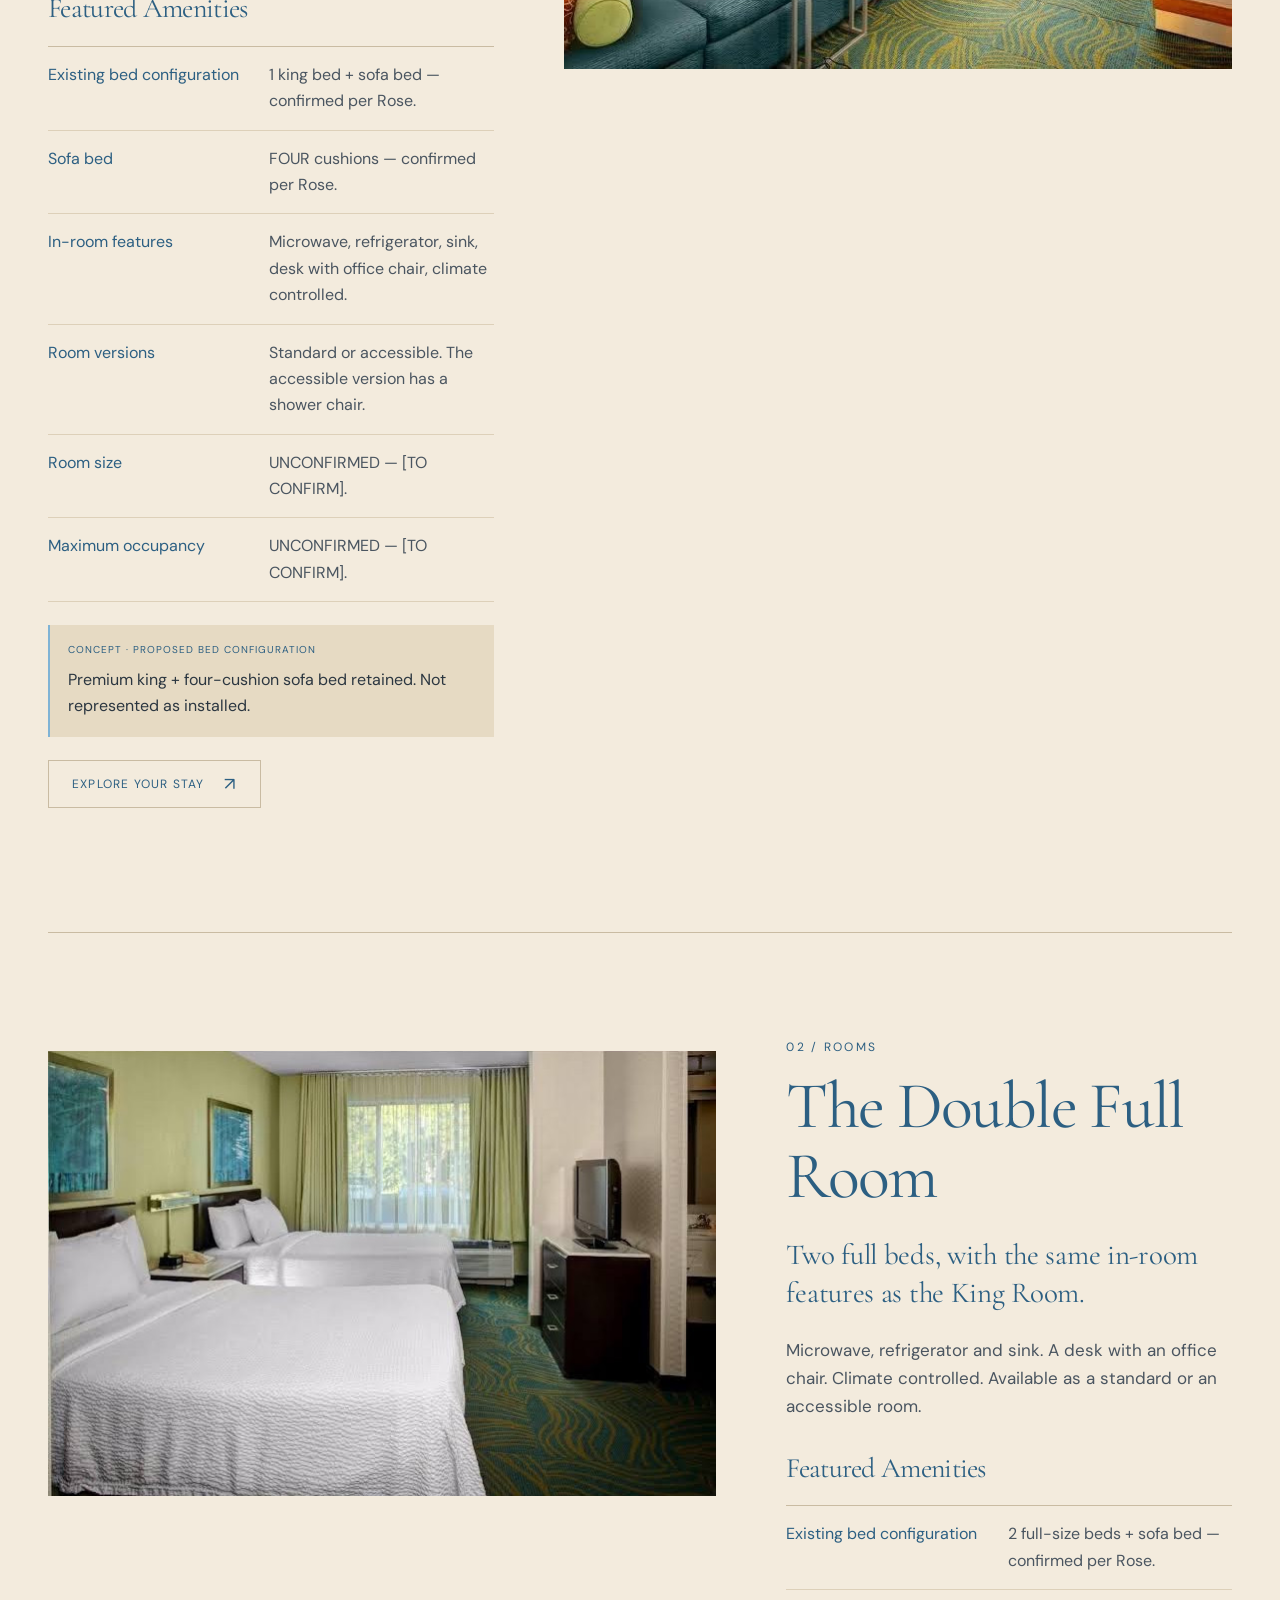
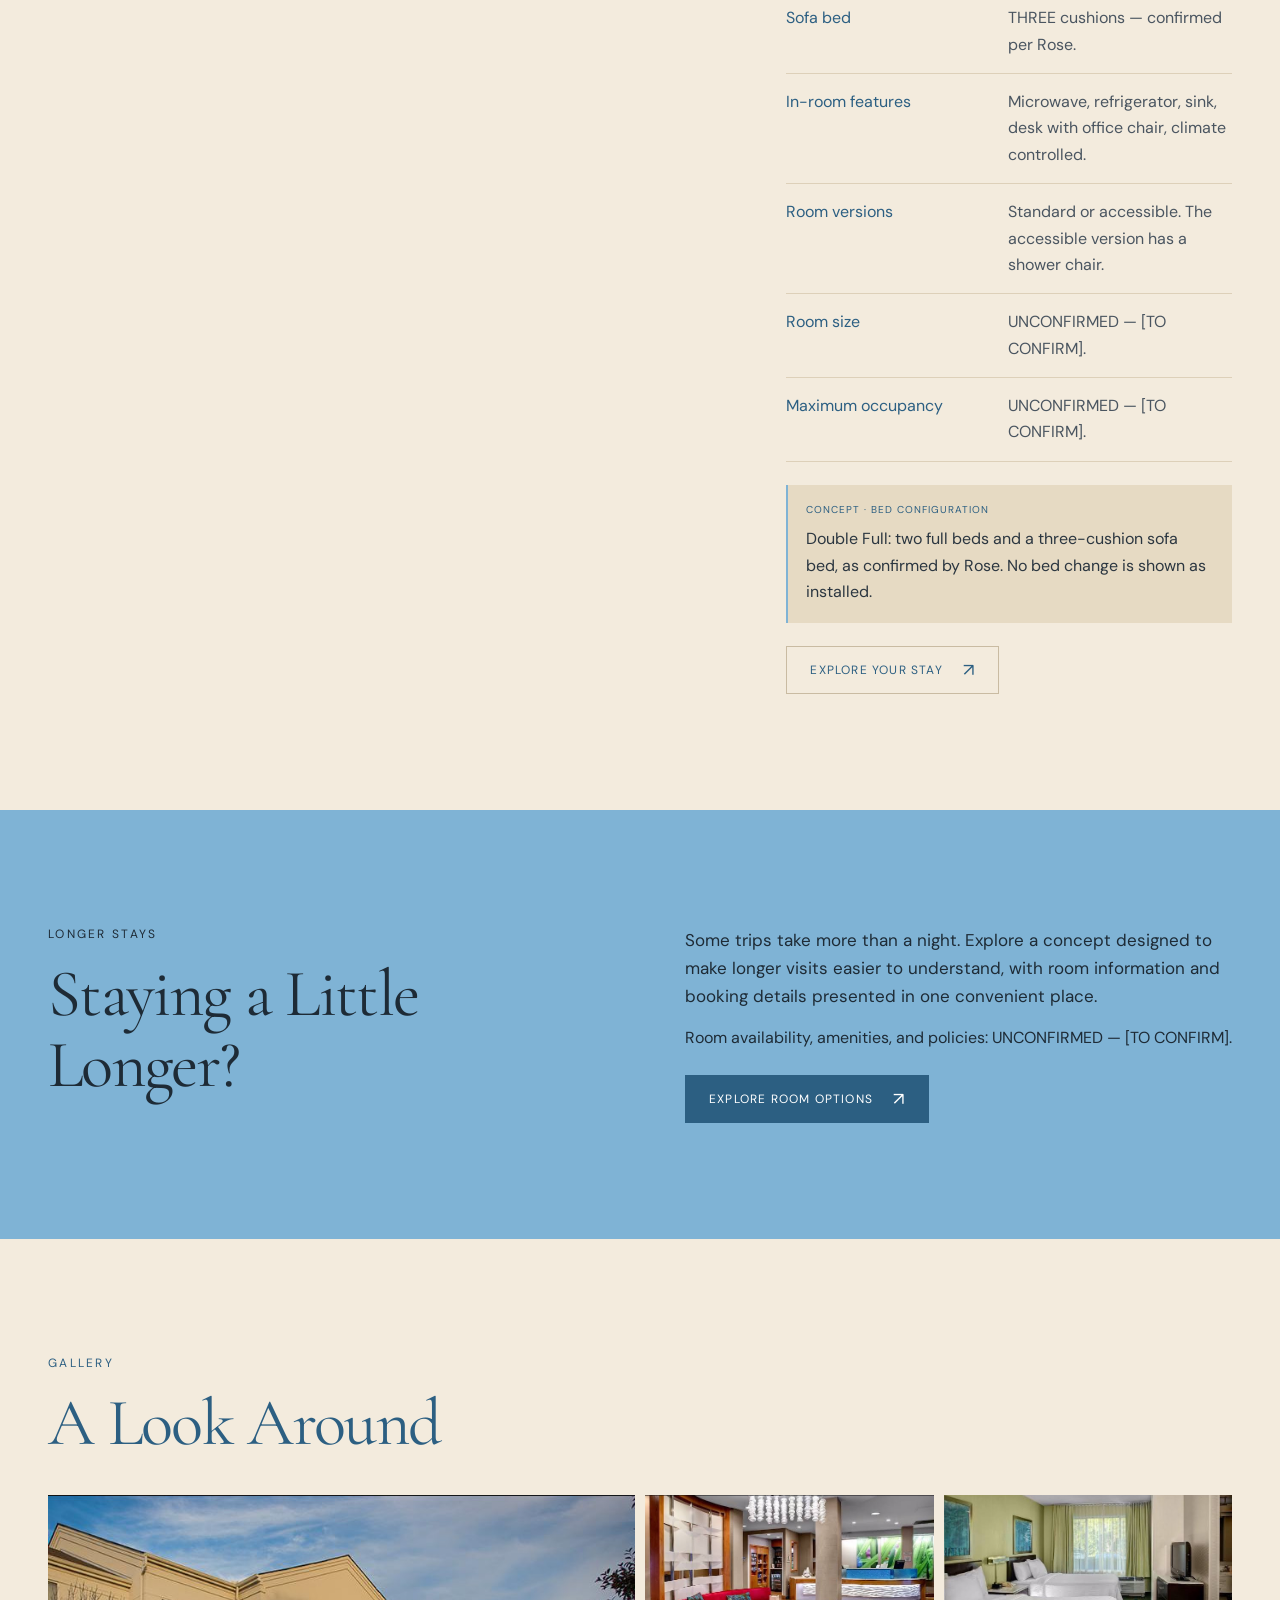
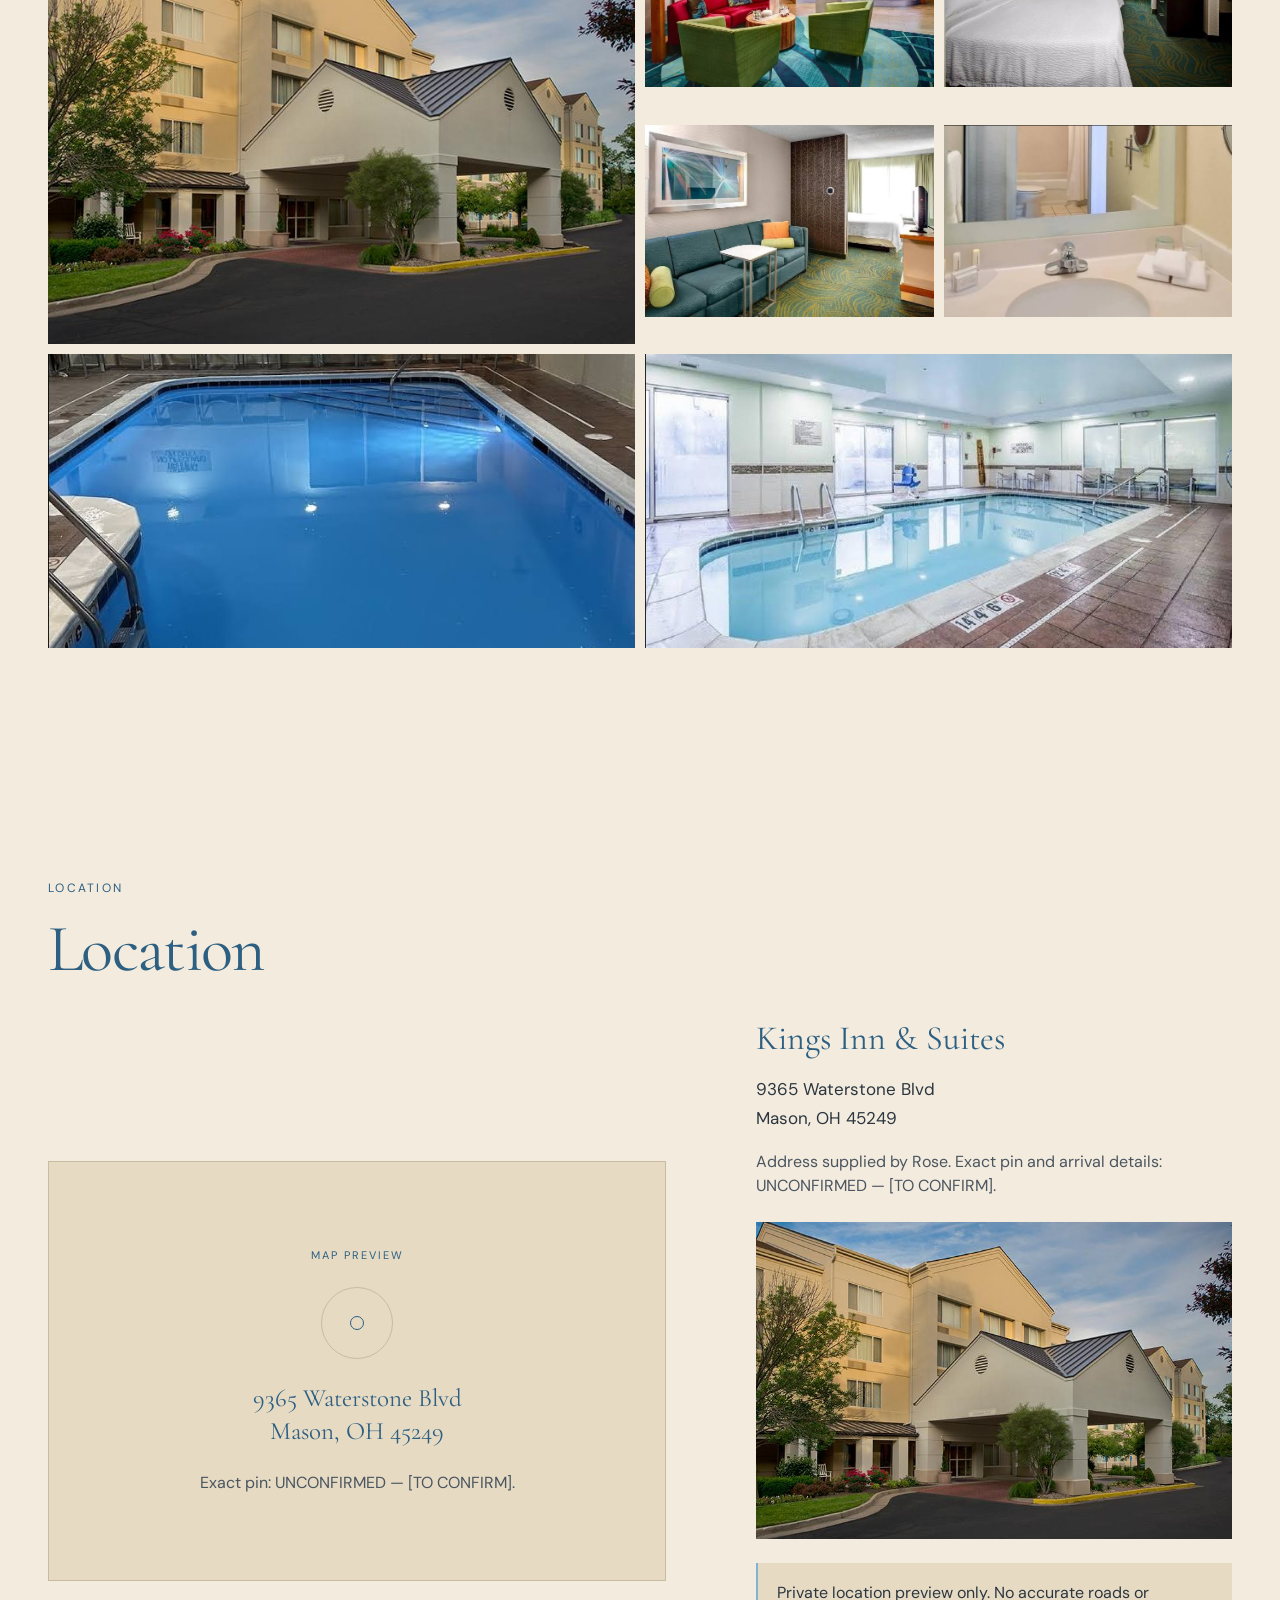
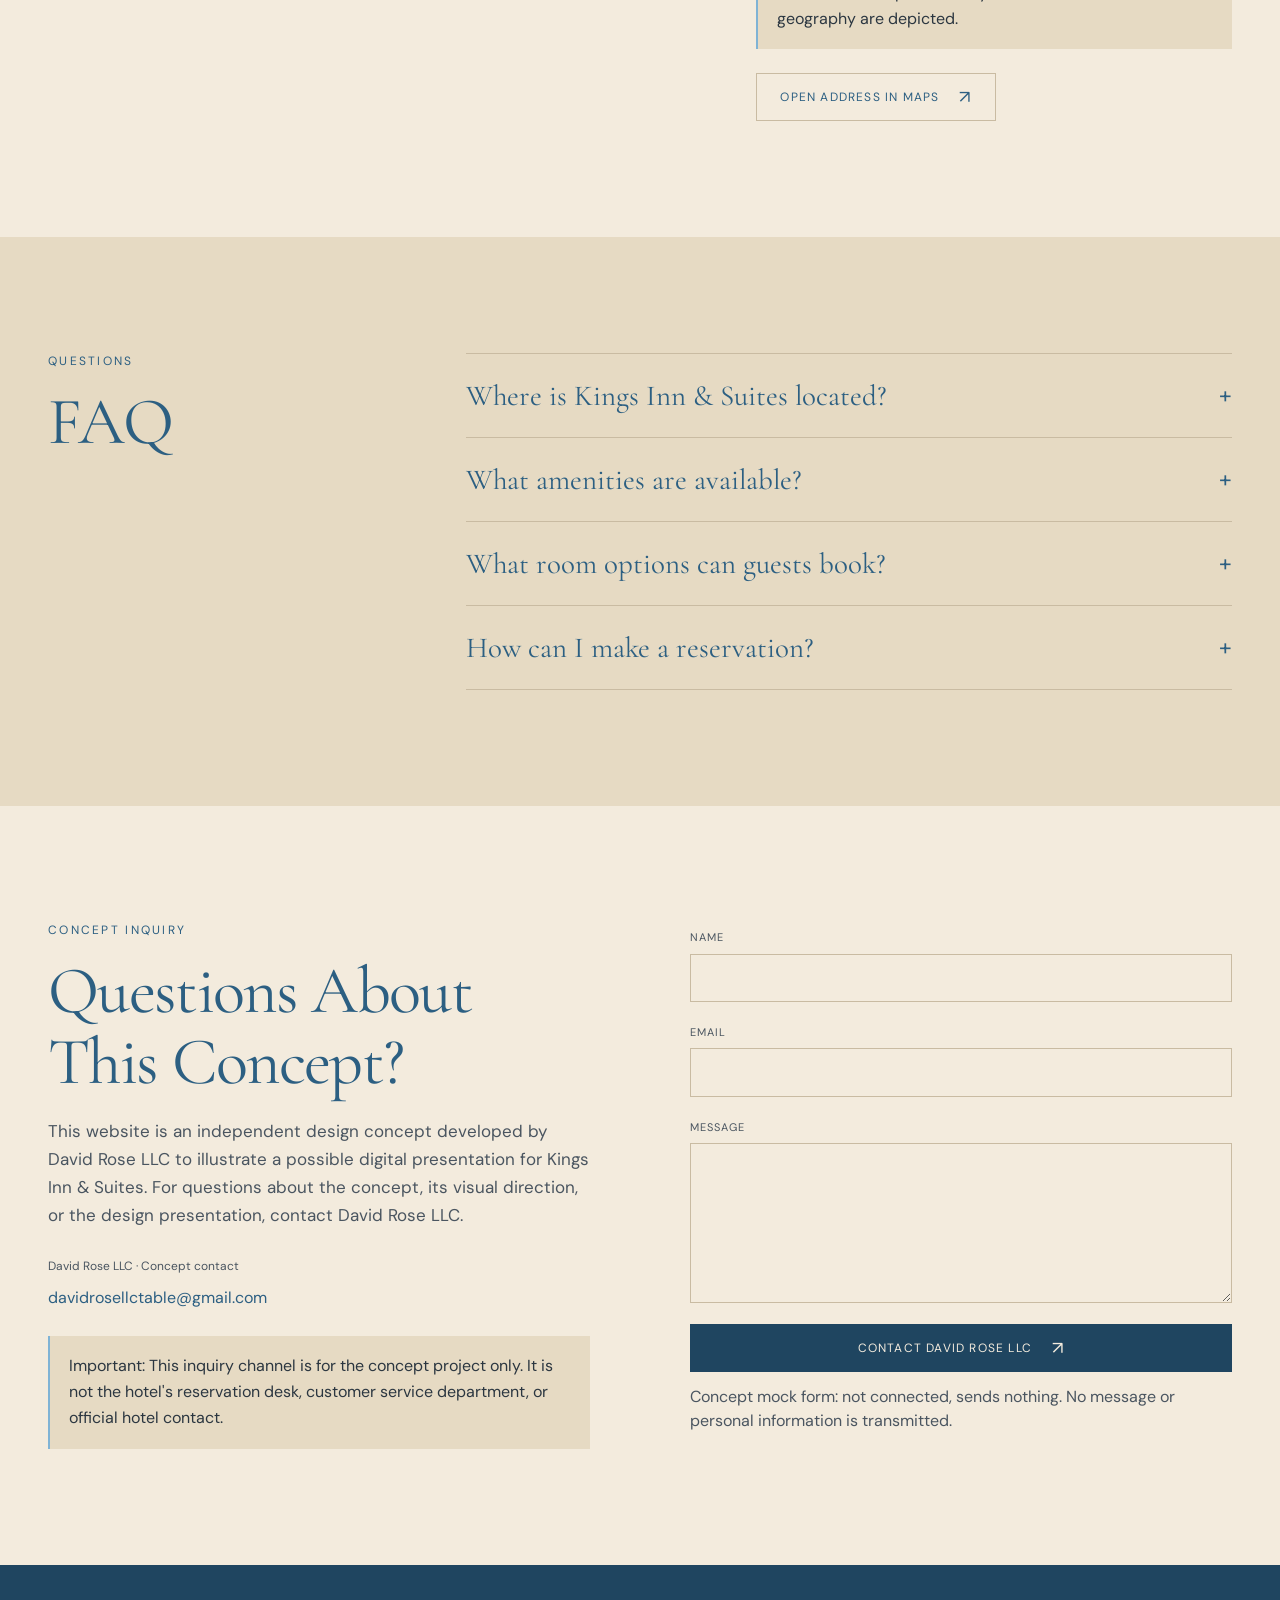
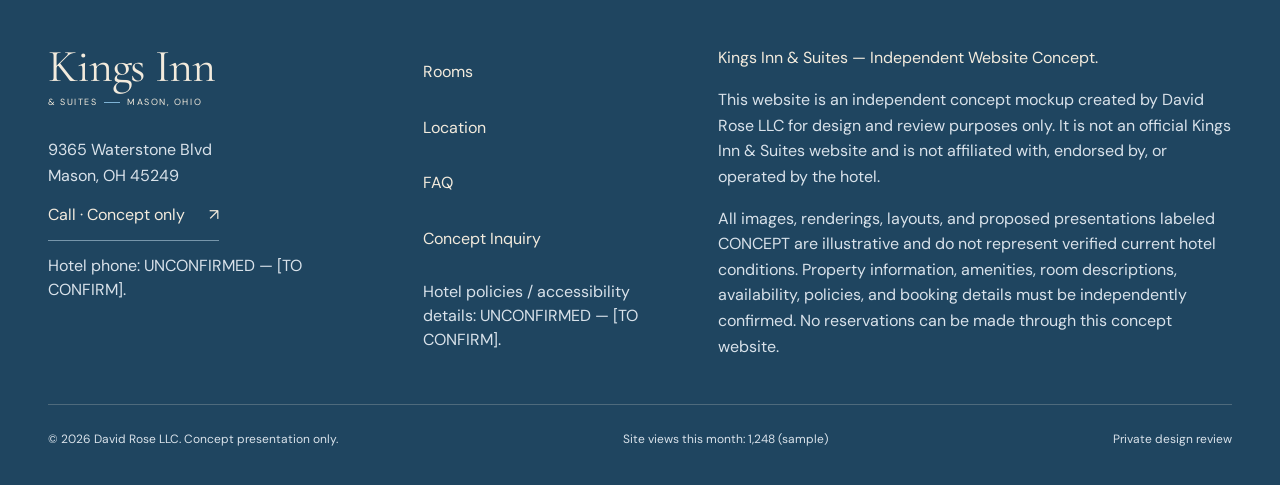
<file: kings-inn-variant-a-coastal.html>
<!DOCTYPE html>
<html lang="en">
<head>
  <meta charset="utf-8">
  <meta name="viewport" content="width=device-width, initial-scale=1, viewport-fit=cover">
  <meta name="robots" content="noindex, nofollow, noarchive">
  <meta name="description" content="Kings Inn &amp; Suites, 9365 Waterstone Blvd, Mason, Ohio. Rooms, amenities, location and direct booking.">
  <meta name="theme-color" content="#1F4560">
  <title>Kings Inn &amp; Suites | Mason, Ohio (Coastal colors)</title>
  <link rel="icon" href="favicon.svg" type="image/svg+xml">
  <meta property="og:type" content="website">
  <meta property="og:title" content="Kings Inn &amp; Suites | Mason, Ohio (Coastal colors)">
  <meta property="og:description" content="Kings Inn &amp; Suites, 9365 Waterstone Blvd, Mason, Ohio. Rooms, amenities, location and direct booking.">
  <meta property="og:image" content="assets/borrowed/BORROWED-NOT-CLEARED-hero-01.jpg">
  <meta property="og:image:alt" content="Front of the hotel with its covered entrance and drive, daytime">
  <link rel="stylesheet" href="styles.css">
<style id="color-variant">
/* ===== COLOR VARIANT A: Coastal Calm =====
   Colors only. Layout, content and sections are unchanged (styles.css).
   New variant: copy this file and change the --v-* values below. */
:root {
  --v-primary: #7FB3D5;
  --v-deep: #2C5F82;
  --v-base: #F3EBDD;
  --v-sand: #E6DAC3;
  --v-text: #2B3640;
  --v-dark: #1F4560;
  --v-deep-hover: #234D6A;
  --v-muted: #4A5560;
  --v-line: #C9BBA2;
  --v-line-soft: #DDD0B9;
  --v-on-dark: #F3EBDD;
  --v-on-dark-soft: #D9E2EA;
  --v-tint: #BFD9EA;
  --v-band: #7FB3D5;
  --v-on-band: #1E2B36;
  --v-band-btn-bg: #2C5F82;
  --v-band-btn-fg: #FFFFFF;
  --v-cta2-bg: #7FB3D5;
  --v-cta2-fg: #1E2B36;

  /* map onto the original design tokens */
  --ink: var(--v-deep);
  --navy: var(--v-deep);
  --char: var(--v-text);
  --linen: var(--v-base);
  --oat: var(--v-sand);
  --stone: var(--v-line-soft);
  --sand: var(--v-line);
  --walnut: var(--v-band);
  --brass: var(--v-primary);
  --brass-dark: var(--v-deep);
  --muted: var(--v-muted);
}
/* surfaces that used the dark ink as a background */
.skip-link, .skip { background: var(--v-dark); color: #fff; }
.concept { background: var(--v-dark); color: var(--v-on-dark); }
.concept strong { color: var(--v-tint); }
.tag { background: var(--v-dark); color: var(--v-on-dark); border-color: color-mix(in srgb, var(--v-tint) 60%, transparent); }
.banner { background: var(--v-dark); color: var(--v-on-dark-soft); }
.banner .eyebrow { color: var(--v-tint); }
.banner h2 { color: var(--v-on-dark); }
/* longer-stay band */
.stay { background: var(--v-band); color: var(--v-on-band); }
.stay .eyebrow, .stay h2, .stay .note, .stay p { color: var(--v-on-band); }
.stay .btn-book { background: var(--v-band-btn-bg); color: var(--v-band-btn-fg); }
/* buttons: deep color carries the call and booking actions */
.btn-book, .bb-book { background: var(--v-deep); color: #fff; }
.btn-book:hover, .bb-book:hover { background: var(--v-deep-hover); }
.stay .btn-book:hover { filter: brightness(.95); background: var(--v-band-btn-bg); }
.btn-dark { background: var(--v-dark); color: var(--v-on-dark); }
.btn-dark:hover { background: var(--v-deep-hover); }
/* footer and mobile bar */
footer { background: var(--v-dark); color: var(--v-on-dark-soft); }
footer .note, footer .fine { color: var(--v-on-dark-soft); }
footer .fine { border-top-color: color-mix(in srgb, var(--v-on-dark) 22%, transparent); }
.footer-call { border-bottom-color: color-mix(in srgb, var(--v-tint) 55%, transparent); }
.footer-nav a:hover { color: var(--v-tint); }
.bottombar { background: var(--v-dark); border-top-color: color-mix(in srgb, var(--v-on-dark) 22%, transparent); }
.bb-call { background: var(--v-deep); color: #fff; }
.bottombar .bb-book { background: var(--v-cta2-bg); color: var(--v-cta2-fg); }
footer :focus-visible, .bottombar :focus-visible { outline-color: var(--v-tint); }
dialog::backdrop { background: color-mix(in srgb, var(--v-dark) 60%, transparent); }
</style>
  <script src="site-config.js"></script>
  <script src="script.js" defer></script>
</head>
<body>
  <!-- Refined from the supplied Wren v3 document, Nov 11, 2026. -->
  <a class="skip-link" href="#main">Skip to content</a>

  <div class="site-header" id="siteHeader">
    <div class="concept" id="conceptLabel" role="note"><strong>CONCEPT</strong><span>Independent design · Not the official hotel website</span></div>
    <header id="top">
      <a class="brand" href="#main" aria-label="Kings Inn and Suites, independent concept home">Kings Inn<small>&amp; Suites <i aria-hidden="true"></i> Mason, Ohio</small></a>
      <nav aria-label="Main">
        <a href="#transformation">Transformation</a>
        <a href="#amenities">Amenities</a>
        <a href="#rooms">Rooms</a>
        <a href="#gallery">Gallery</a>
        <a href="#location">Location</a>
        <a href="#faq">FAQ</a>
      </nav>
      <div class="hdr-actions">
        <button class="phone" type="button" data-call>Call</button>
        <a class="btn btn-book" href="#booking" data-book>Book Direct</a>
        <button class="btn menu-btn" id="menuBtn" type="button" aria-expanded="false" aria-controls="mnav" aria-label="Open navigation menu"><span aria-hidden="true"></span></button>
      </div>
    </header>
    <nav class="mnav" id="mnav" aria-label="Mobile" hidden>
      <a href="#transformation">Transformation</a>
      <a href="#amenities">Amenities</a>
      <a href="#rooms">Rooms</a>
      <a href="#gallery">Gallery</a>
      <a href="#location">Location</a>
      <a href="#faq">FAQ</a>
      <a href="#contact">Concept Inquiry</a>
      <button type="button" data-call>Call · Concept only</button>
    </nav>
  </div>

  <main id="main" tabindex="-1">
    <div class="hero">
      <div class="hero-copy">
        <span class="eyebrow" data-slot="hero-eyebrow">Mason, Ohio · Concept</span>
        <h1 data-slot="hero-headline">A Stay That Brings It All Together.</h1>
        <hr class="rule">
        <p data-slot="hero-pitch">Discover a fresh vision for Kings Inn &amp; Suites Mason, bringing comfort, convenience, gathering spaces, and a welcoming atmosphere together in one place.</p>
      </div>
      <figure class="hero-visual">
        <img class="photo hero-photo" src="assets/borrowed/BORROWED-NOT-CLEARED-hero-01.jpg" alt="Front of the hotel with its covered entrance and drive, daytime" width="720" height="551" fetchpriority="high" decoding="async">
      </figure>
    </div>

    <div class="booking" id="booking" aria-labelledby="bookingTitle">
      <div class="booking-heading"><h2 id="bookingTitle">Book Direct</h2><span id="bookingBadge">Sample rates shown</span></div>
      <div id="bookingEmbed" hidden></div>
      <form id="bookingForm" novalidate>
        <div class="grid2 dates">
          <div><label for="ci">Check-In</label><input id="ci" name="checkIn" type="date" required aria-describedby="bookNote"></div>
          <div><label for="co">Check-Out</label><input id="co" name="checkOut" type="date" required aria-describedby="bookNote"></div>
        </div>
        <div class="grid2 booking-options">
          <div><label for="g">Guests</label><select id="g" name="adults" aria-describedby="bookNote"><option>1</option><option selected>2</option><option>3</option><option>4</option><option>5</option><option>6</option></select></div>
          <div><label for="r">Room Type</label><select id="r" name="roomType" aria-describedby="bookNote"><option value="king">The King Room</option><option value="double">The Double Full Room</option></select></div>
        </div>
        <div class="booking-actions">
          <button class="btn btn-line" type="button" id="checkBtn">Check Availability</button>
          <button class="btn btn-dark" type="button" id="bookBtn">Book <span aria-hidden="true">↗</span></button>
        </div>
      </form>
      <div class="rates" id="sampleRates" hidden></div>
      <p class="note" id="bookNote" role="status" aria-live="polite" aria-atomic="true">Pick your dates, guests and room.</p>
    </div>

    <section id="transformation" aria-labelledby="transformationTitle">
      <div class="sec-head transformation-head">
        <div><span class="eyebrow">Concept</span><h2 id="transformationTitle">The Transformation</h2></div>
        <div>
          <p class="lede" data-slot="transformation-intro">Every property has potential. This concept explores how Kings Inn &amp; Suites could present its spaces with a more consistent look, clearer information, and a more inviting guest experience.</p>
          <p class="note visual-disclosure">Spaces without a photo yet show a gray placeholder.</p>
        </div>
      </div>
      <div class="cards two" id="baCards"></div>
      <noscript><p class="note">The space list needs JavaScript. No AI concept images are shown on this page.</p></noscript>
    </section>

    <section class="banner" aria-label="Book direct">
      <span class="eyebrow">Book Direct</span>
      <h2 data-slot="bookdirect-headline">Kings Inn and Suites: stay like royalty in the Queen City.</h2>
      <hr class="rule">
      <p data-slot="bookdirect-copy">Explore a concept for a simpler booking experience, with room information, property details, and everything guests need to plan their visit in one convenient place.</p>
      <a class="btn btn-book" href="#rooms" data-slot="bookdirect-button">Explore Your Stay <span aria-hidden="true">↗</span></a>
    </section>

    <section id="amenities" aria-labelledby="amenitiesTitle">
      <div class="sec-head">
        <span class="eyebrow">Property Features</span>
        <h2 id="amenitiesTitle" data-slot="amenities-headline">Amenities</h2>
        <p class="lede">Property observations supplied by Rose, not independently verified.</p>
      </div>
      <!-- Amenity list: PENDING OWNER CONFIRMATION (Nov 18 order). Owner must confirm every item before go-live. -->
      <div class="amen">
        <div><div class="icon" aria-hidden="true">01</div><h3>Free Wi-Fi</h3></div>
        <div><div class="icon" aria-hidden="true">02</div><h3>Free Parking</h3></div>
        <div><div class="icon" aria-hidden="true">03</div><h3>Indoor Pool</h3></div>
        <div><div class="icon" aria-hidden="true">04</div><h3>Fitness Center</h3></div>
        <div><div class="icon" aria-hidden="true">05</div><h3>24-Hour Front Desk</h3></div>
        <div><div class="icon" aria-hidden="true">06</div><h3>Accessible Rooms &amp; Wheelchair-Accessible Parking</h3></div>
        <div><div class="icon" aria-hidden="true">07</div><h3>Non-Smoking Property</h3></div>
        <div><div class="icon" aria-hidden="true">08</div><h3>Business Center</h3></div>
        <div><div class="icon" aria-hidden="true">09</div><h3>Laundry Room</h3></div>
        <div><div class="icon" aria-hidden="true">10</div><h3>Elevators</h3></div>
        <div><div class="icon" aria-hidden="true">11</div><h3>ATM</h3></div>
        <div><div class="icon" aria-hidden="true">12</div><h3>24-Hour Vending</h3></div>
      </div>
    </section>

    <section id="rooms" aria-labelledby="roomsTitle">
      <div class="sec-head rooms-head">
        <span class="eyebrow">Rooms</span>
        <h2 id="roomsTitle" data-slot="rooms-headline">Find Your Place to Settle In.</h2>
        <p class="lede" data-slot="rooms-intro">Explore a concept for presenting room options with clear descriptions and easy-to-find details. Actual room categories, configurations, and availability: [TO CONFIRM].</p>
      </div>

      <article class="room-feature" id="king-room" aria-labelledby="kingTitle">
        <div class="room-story">
          <span class="eyebrow">01 / Rooms</span>
          <h3 id="kingTitle">The King Room</h3>
          <p class="room-tagline">Two rooms in one: a bedroom with a king bed, plus a separate sitting area with a sofa bed.</p>
          <p class="room-passage">Microwave, refrigerator and sink. A desk with an office chair. Climate controlled. Available as a standard or an accessible room.</p>
        </div>
        <figure class="room-visual">
          <img class="photo" src="assets/borrowed/BORROWED-NOT-CLEARED-rooms-01.jpg" alt="Suite with a sofa seating area and a bed past a divider wall" width="678" height="453" loading="lazy" decoding="async">
        </figure>
        <div class="room-details">
          <h4>Featured Amenities</h4>
          <dl class="room-specs">
            <div><dt>Existing bed configuration</dt><dd>1 king bed + sofa bed — confirmed per Rose.</dd></div>
            <div><dt>Sofa bed</dt><dd>FOUR cushions — confirmed per Rose.</dd></div>
            <div><dt>In-room features</dt><dd>Microwave, refrigerator, sink, desk with office chair, climate controlled.</dd></div>
            <div><dt>Room versions</dt><dd>Standard or accessible. The accessible version has a shower chair.</dd></div>
            <div><dt>Room size</dt><dd>UNCONFIRMED — [TO CONFIRM].</dd></div>
            <div><dt>Maximum occupancy</dt><dd>UNCONFIRMED — [TO CONFIRM].</dd></div>
          </dl>
          <div class="concept-spec"><strong>CONCEPT · Proposed bed configuration</strong><p>Premium king + four-cushion sofa bed retained. Not represented as installed.</p></div>
          <a class="btn btn-line" href="#booking" data-select-room="king">Explore Your Stay <span aria-hidden="true">↗</span></a>
        </div>
      </article>

      <article class="room-feature room-reverse" id="double-room" aria-labelledby="doubleTitle">
        <div class="room-story">
          <span class="eyebrow">02 / Rooms</span>
          <h3 id="doubleTitle">The Double Full Room</h3>
          <p class="room-tagline">Two full beds, with the same in-room features as the King Room.</p>
          <p class="room-passage">Microwave, refrigerator and sink. A desk with an office chair. Climate controlled. Available as a standard or an accessible room.</p>
        </div>
        <figure class="room-visual">
          <img class="photo" src="assets/borrowed/BORROWED-NOT-CLEARED-rooms-02.jpg" alt="Guest room with two beds, a window and a TV" width="670" height="459" loading="lazy" decoding="async">
        </figure>
        <div class="room-details">
          <h4>Featured Amenities</h4>
          <dl class="room-specs">
            <div><dt>Existing bed configuration</dt><dd>2 full-size beds + sofa bed — confirmed per Rose.</dd></div>
            <div><dt>Sofa bed</dt><dd>THREE cushions — confirmed per Rose.</dd></div>
            <div><dt>In-room features</dt><dd>Microwave, refrigerator, sink, desk with office chair, climate controlled.</dd></div>
            <div><dt>Room versions</dt><dd>Standard or accessible. The accessible version has a shower chair.</dd></div>
            <div><dt>Room size</dt><dd>UNCONFIRMED — [TO CONFIRM].</dd></div>
            <div><dt>Maximum occupancy</dt><dd>UNCONFIRMED — [TO CONFIRM].</dd></div>
          </dl>
          <div class="concept-spec"><strong>CONCEPT · Bed configuration</strong><p>Double Full: two full beds and a three-cushion sofa bed, as confirmed by Rose. No bed change is shown as installed.</p></div>
          <a class="btn btn-line" href="#booking" data-select-room="double">Explore Your Stay <span aria-hidden="true">↗</span></a>
        </div>
      </article>
    </section>

    <section class="stay" aria-label="Longer stays">
      <div><span class="eyebrow">Longer Stays</span><h2 data-slot="stay-headline">Staying a Little Longer?</h2></div>
      <div><p data-slot="stay-copy">Some trips take more than a night. Explore a concept designed to make longer visits easier to understand, with room information and booking details presented in one convenient place.</p><p class="note">Room availability, amenities, and policies: UNCONFIRMED — [TO CONFIRM].</p><a class="btn btn-book" href="#rooms" data-slot="stay-button">Explore Room Options <span aria-hidden="true">↗</span></a></div>
    </section>

    <section id="gallery" aria-labelledby="galleryTitle">
      <div class="sec-head"><span class="eyebrow">Gallery</span><h2 id="galleryTitle">A Look Around</h2></div>
      <ul class="gallery-strip">
        <li><img class="photo" src="assets/borrowed/BORROWED-NOT-CLEARED-hero-01.jpg" alt="Front of the hotel with its covered entrance and drive, daytime" width="720" height="551" loading="lazy" decoding="async"></li>
        <li><img class="photo" src="assets/borrowed/BORROWED-NOT-CLEARED-gallery-01.jpg" alt="Hotel lobby with seating and the front desk" width="678" height="453" loading="lazy" decoding="async"></li>
        <li><img class="photo" src="assets/borrowed/BORROWED-NOT-CLEARED-rooms-02.jpg" alt="Guest room with two beds, a window and a TV" width="670" height="459" loading="lazy" decoding="async"></li>
        <li><img class="photo" src="assets/borrowed/BORROWED-NOT-CLEARED-rooms-01.jpg" alt="Suite with a sofa seating area and a bed past a divider wall" width="678" height="453" loading="lazy" decoding="async"></li>
        <li><img class="photo" src="assets/borrowed/BORROWED-NOT-CLEARED-gallery-02.jpg" alt="Bathroom vanity with sink and mirror" width="760" height="405" loading="lazy" decoding="async"></li>
        <li><img class="photo" src="assets/borrowed/BORROWED-NOT-CLEARED-amenities-01.jpg" alt="Indoor pool with lounge chairs along the wall" width="680" height="453" loading="lazy" decoding="async"></li>
        <li><img class="photo" src="assets/borrowed/BORROWED-NOT-CLEARED-gallery-03.jpg" alt="Indoor pool seen from the far end" width="752" height="409" loading="lazy" decoding="async"></li>
      </ul>
    </section>

    <section id="location" aria-labelledby="locationTitle">
      <div class="sec-head"><span class="eyebrow">Location</span><h2 id="locationTitle" data-slot="location-headline">Location</h2></div>
      <div class="mapwrap">
        <div class="map" role="group" aria-label="Map preview placeholder; no roads or exact location pin are represented">
          <span class="map-label">Map preview</span>
          <div class="map-mark" aria-hidden="true"><span></span></div>
          <p>9365 Waterstone Blvd<br>Mason, OH 45249</p>
          <span class="map-status">Exact pin: UNCONFIRMED — [TO CONFIRM].</span>
        </div>
        <div class="addr"><strong data-slot="address">Kings Inn &amp; Suites</strong><p>9365 Waterstone Blvd<br>Mason, OH 45249</p><p class="note">Address supplied by Rose. Exact pin and arrival details: UNCONFIRMED — [TO CONFIRM].</p><figure class="addr-photo"><img class="photo" src="assets/borrowed/BORROWED-NOT-CLEARED-hero-01.jpg" alt="Front of the hotel on Waterstone Blvd" width="720" height="551" loading="lazy" decoding="async"></figure><div class="callout">Private location preview only. No accurate roads or geography are depicted.</div><a class="btn btn-line maps-link" href="https://www.google.com/maps/search/?api=1&amp;query=9365%20Waterstone%20Blvd%2C%20Mason%2C%20OH%2045249" target="_blank" rel="noopener noreferrer" aria-label="Open Rose-supplied address in Maps, opens a new tab">Open address in Maps <span aria-hidden="true">↗</span></a></div>
      </div>
    </section>

    <section id="faq" aria-labelledby="faqTitle">
      <div class="sec-head"><span class="eyebrow">Questions</span><h2 id="faqTitle">FAQ</h2></div>
      <div class="faq-list">
        <details><summary>Where is Kings Inn &amp; Suites located?</summary><p>The concept is based on Kings Inn &amp; Suites in Mason, Ohio. Address supplied by Rose: 9365 Waterstone Blvd, Mason, OH 45249. Exact pin and location details: UNCONFIRMED — [TO CONFIRM].</p></details>
        <details><summary>What amenities are available?</summary><p>Free Wi-Fi, free parking, an indoor pool, a fitness center, a 24-hour front desk, accessible rooms and wheelchair-accessible parking, a non-smoking property, a business center, a laundry room, elevators, an ATM, and 24-hour vending.</p></details>
        <details><summary>What room options can guests book?</summary><p>The King Room and The Double Full Room are the two room options shown in this concept. Existing bed configurations are confirmed per Rose in each room's Featured Amenities; the proposed premium king and queens are CONCEPT only. Room categories, configurations, amenities, and current availability: [TO CONFIRM].</p></details>
        <details><summary>How can I make a reservation?</summary><p>Reservation procedures, booking availability, and the hotel's official booking contact: [TO CONFIRM]. This independent concept creates no reservations and checks no availability. Call controls are not connected; hotel phone: UNCONFIRMED — [TO CONFIRM].</p></details>
      </div>
    </section>

    <section id="contact" aria-labelledby="contactTitle">
      <div class="contactwrap">
        <div class="sec-head">
          <span class="eyebrow">Concept Inquiry</span>
          <h2 id="contactTitle" data-slot="contact-headline">Questions About This Concept?</h2>
          <p class="lede" data-slot="contact-copy">This website is an independent design concept developed by David Rose LLC to illustrate a possible digital presentation for Kings Inn &amp; Suites. For questions about the concept, its visual direction, or the design presentation, contact David Rose LLC.</p>
          <p class="concept-email"><span>David Rose LLC · Concept contact</span><strong>davidrosellctable@gmail.com</strong></p>
          <p class="callout"><strong>Important:</strong> This inquiry channel is for the concept project only. It is not the hotel's reservation desk, customer service department, or official hotel contact.</p>
        </div>
        <form id="contactForm" onsubmit="return false">
          <div class="row"><label for="n">Name</label><input id="n" type="text" autocomplete="name" aria-describedby="formNote"></div>
          <div class="row"><label for="e">Email</label><input id="e" type="email" autocomplete="email" aria-describedby="formNote"></div>
          <div class="row"><label for="m">Message</label><textarea id="m" aria-describedby="formNote"></textarea></div>
          <button class="btn btn-dark" type="submit" data-slot="contact-button">Contact David Rose LLC <span aria-hidden="true">↗</span></button>
          <p class="note" id="formNote" role="status" aria-live="polite" aria-atomic="true">Concept mock form: not connected, sends nothing. No message or personal information is transmitted.</p>
        </form>
      </div>
    </section>
  </main>

  <footer>
    <div class="cols">
      <div><a class="brand" href="#main">Kings Inn<small>&amp; Suites <i aria-hidden="true"></i> Mason, Ohio</small></a><p>9365 Waterstone Blvd<br>Mason, OH 45249</p><button class="footer-call" type="button" data-call>Call · Concept only <span aria-hidden="true">↗</span></button><p class="note">Hotel phone: UNCONFIRMED — [TO CONFIRM].</p></div>
      <nav class="footer-nav" aria-label="Footer"><a href="#rooms">Rooms</a><a href="#location">Location</a><a href="#faq">FAQ</a><a href="#contact">Concept Inquiry</a><p class="note">Hotel policies / accessibility details: UNCONFIRMED — [TO CONFIRM].</p></nav>
      <div class="footer-disclaimer" data-slot="footer-disclaimer"><strong>Kings Inn &amp; Suites — Independent Website Concept.</strong><p>This website is an independent concept mockup created by David Rose LLC for design and review purposes only. It is not an official Kings Inn &amp; Suites website and is not affiliated with, endorsed by, or operated by the hotel.</p><p>All images, renderings, layouts, and proposed presentations labeled CONCEPT are illustrative and do not represent verified current hotel conditions. Property information, amenities, room descriptions, availability, policies, and booking details must be independently confirmed. No reservations can be made through this concept website.</p></div>
    </div>
    <div class="fine"><span>&copy; 2026 David Rose LLC. Concept presentation only.</span><span id="viewCounter"></span><span>Private design review</span></div>
  </footer>

  <div class="bottombar is-hidden" id="bottombar" role="group" aria-label="Quick actions">
    <button class="bb-call" type="button" data-call>Call</button>
    <a class="bb-book" href="#booking" data-book>Book Direct <span aria-hidden="true">↗</span></a>
  </div>

  <dialog id="callDialog" aria-labelledby="callTitle" aria-describedby="callDescription">
    <span class="eyebrow">Concept only</span>
    <h2 id="callTitle">Call not connected.</h2>
    <p id="callDescription">This is an independent design concept, not the hotel's official website. No call will be placed. Hotel phone: UNCONFIRMED — [TO CONFIRM].</p>
    <button class="btn btn-dark" type="button" data-close-dialog autofocus>Close</button>
  </dialog>
  <dialog id="demoDialog" aria-labelledby="demoTitle" aria-describedby="demoDescription">
    <span class="eyebrow">Demo</span>
    <h2 id="demoTitle">Demo only.</h2>
    <p id="demoDescription">No booking was made. On your live site, this opens your own booking system.</p>
    <button class="btn btn-dark" type="button" data-close-demo autofocus>Close</button>
  </dialog>
</body>
</html>
</file>
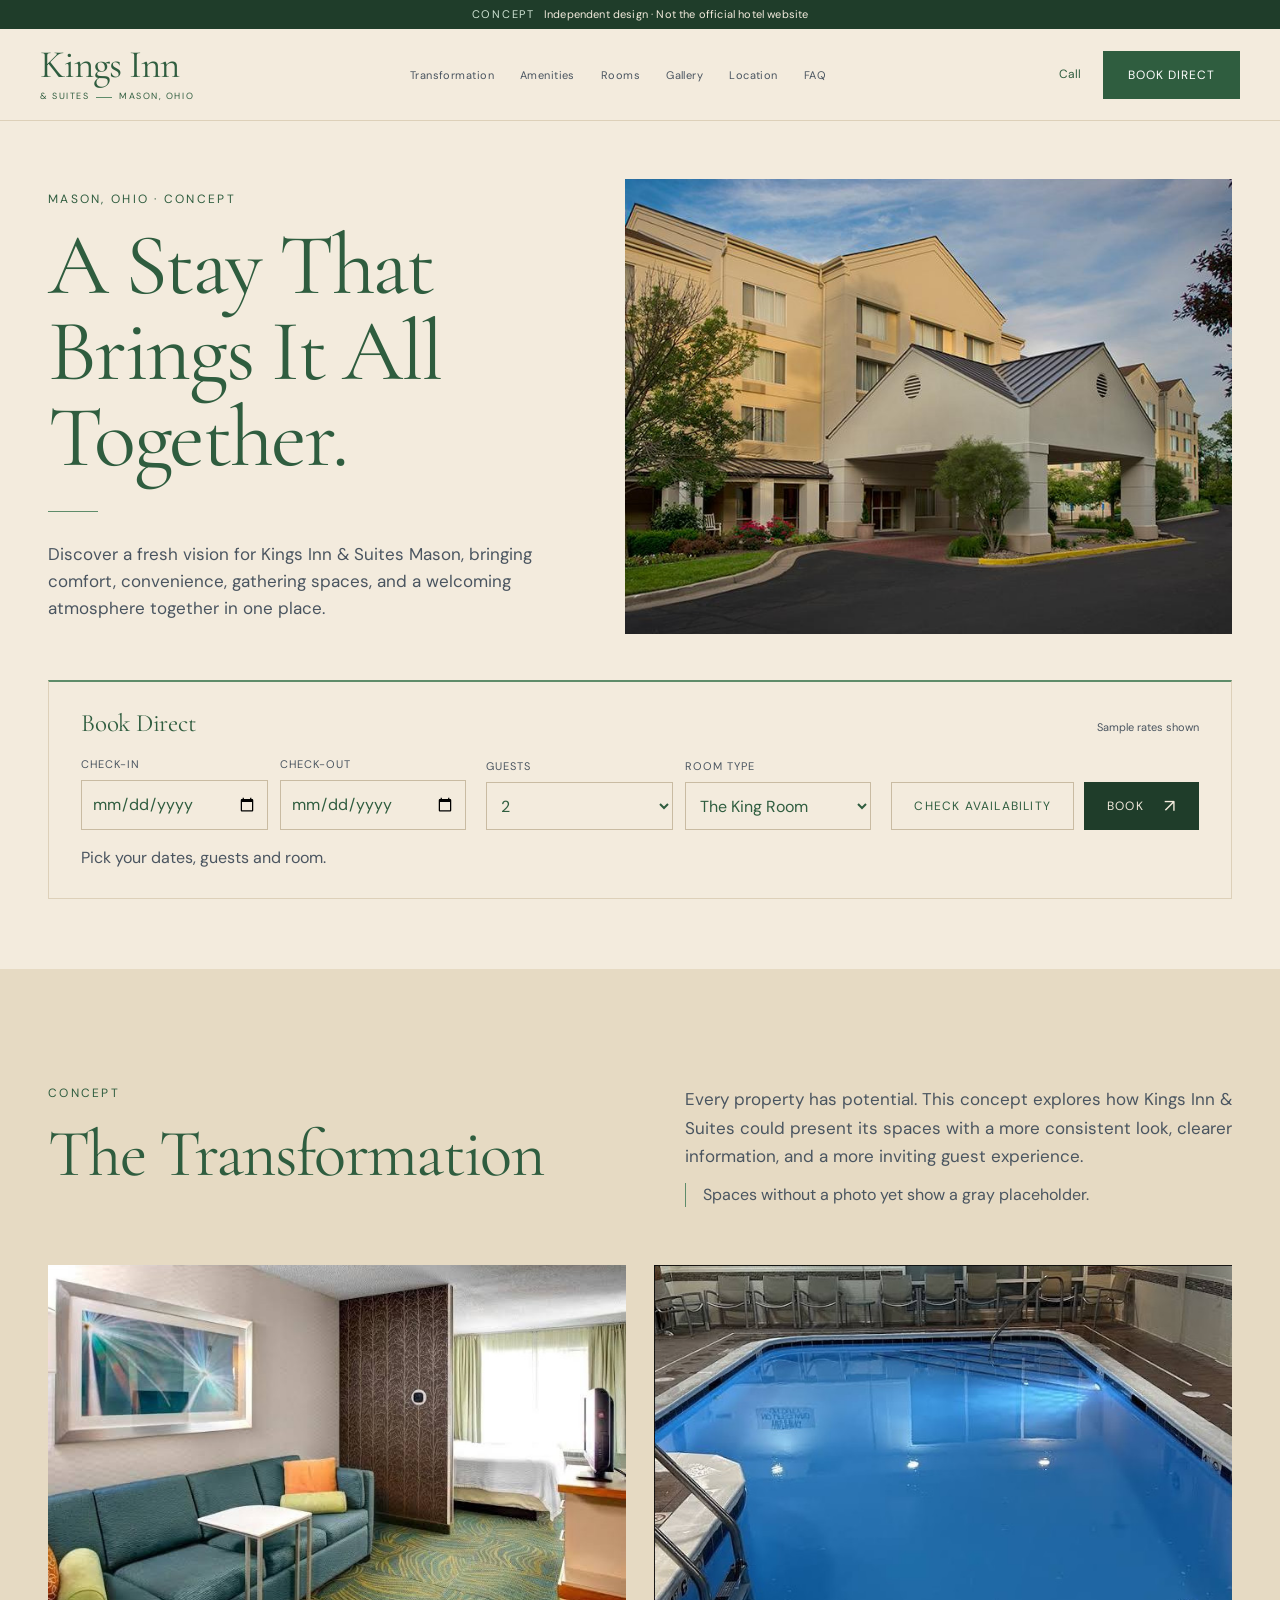
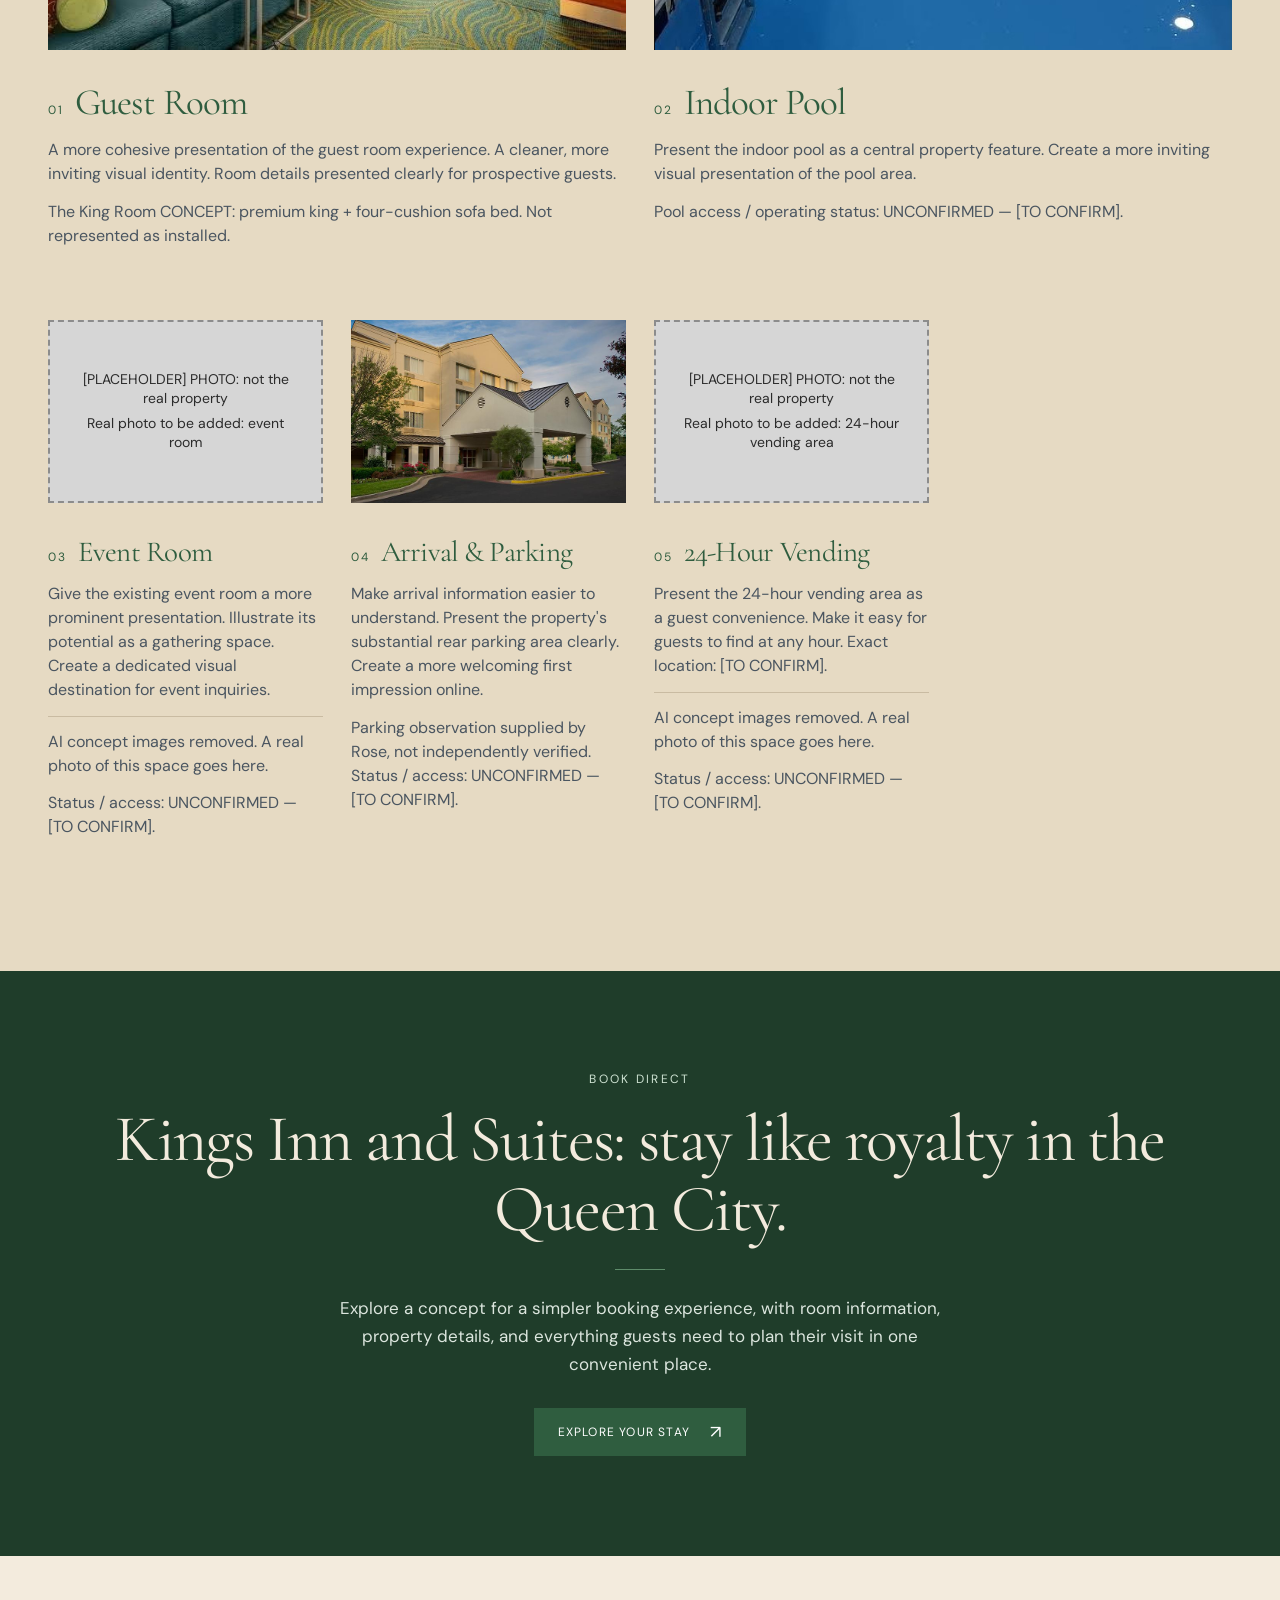
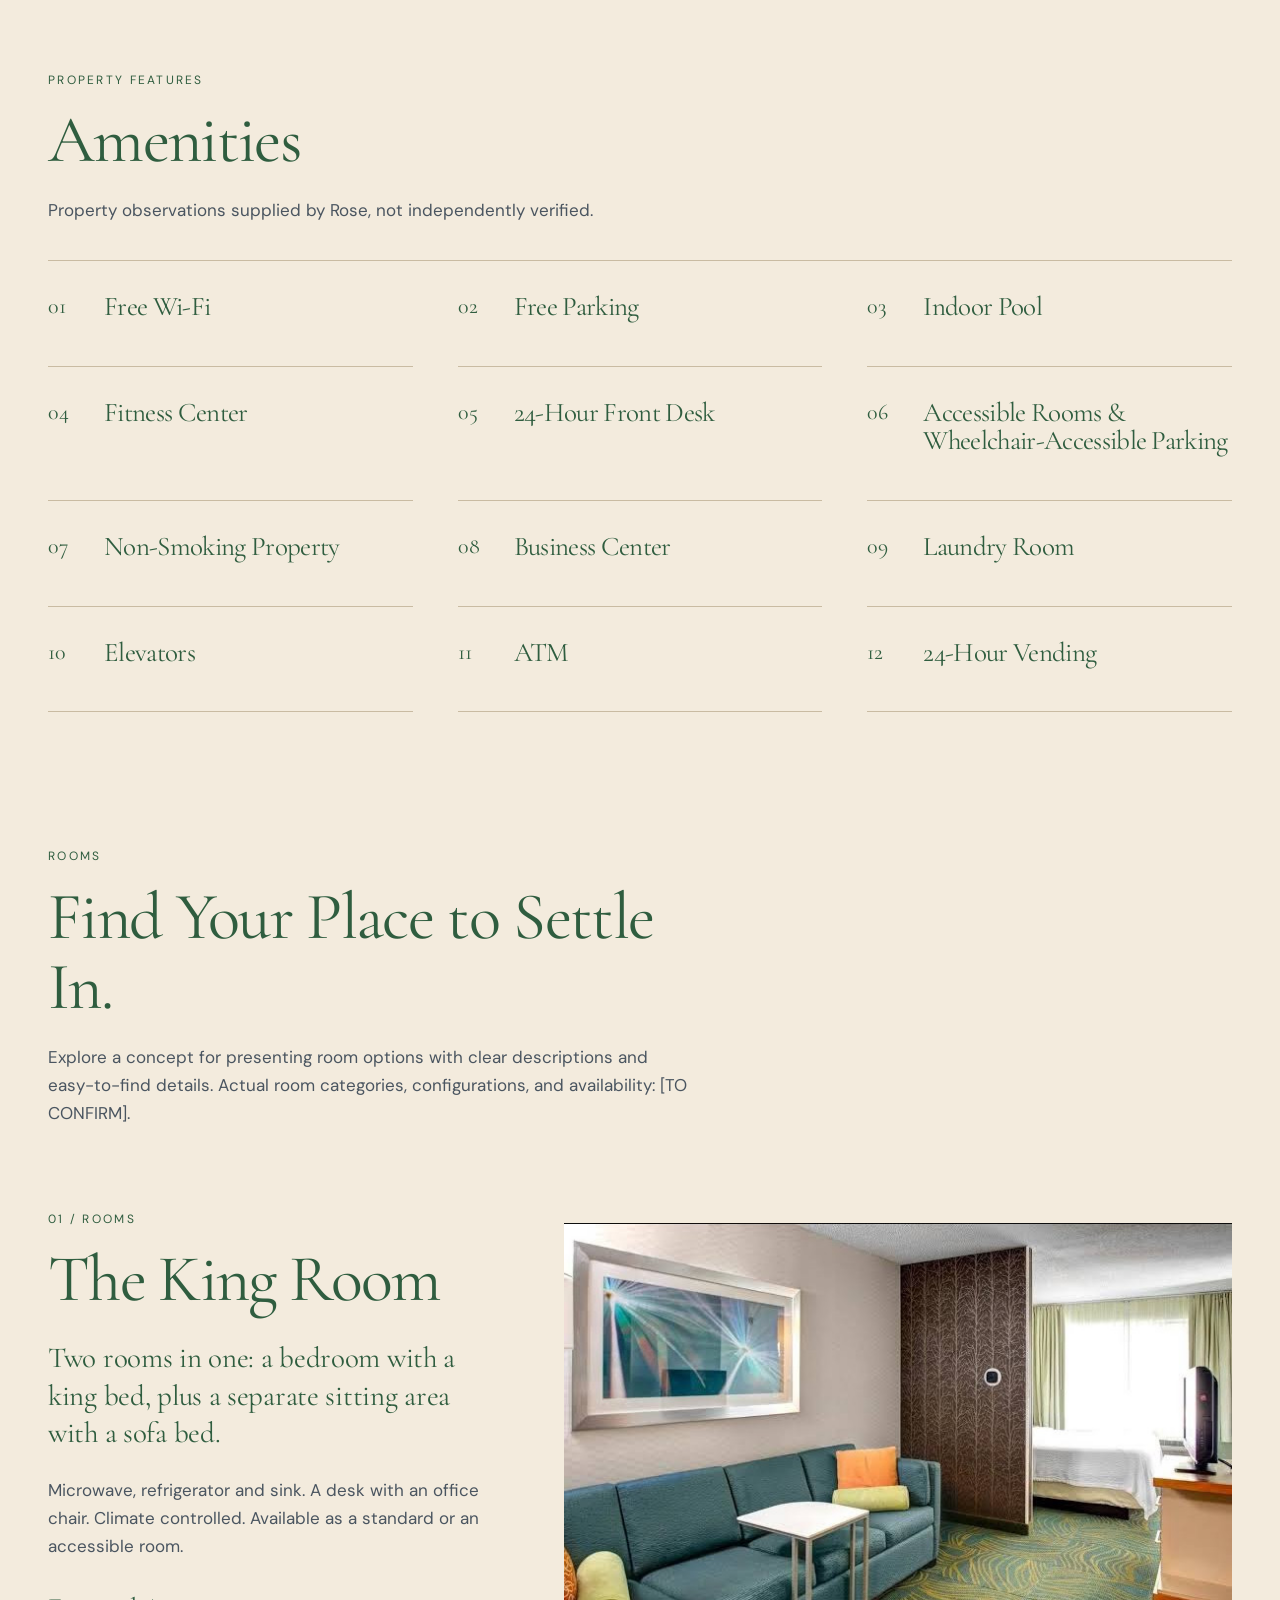
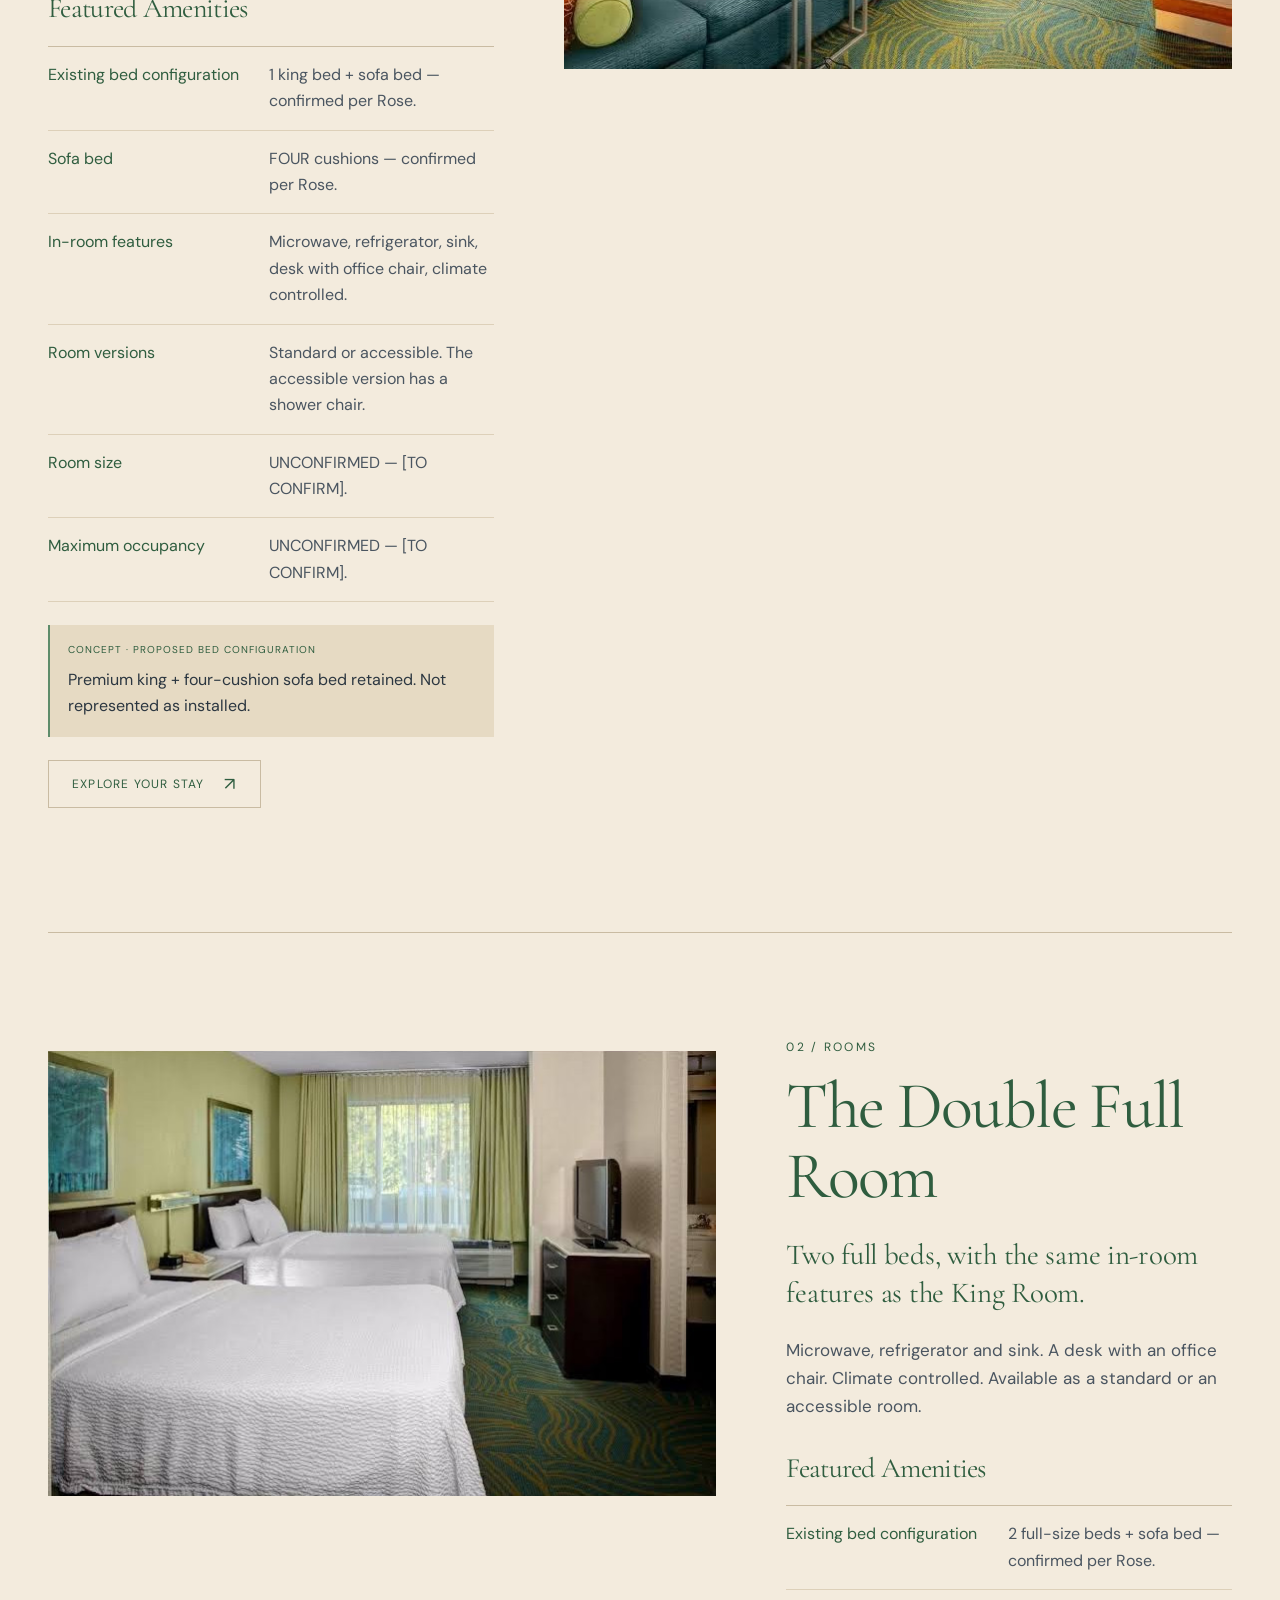
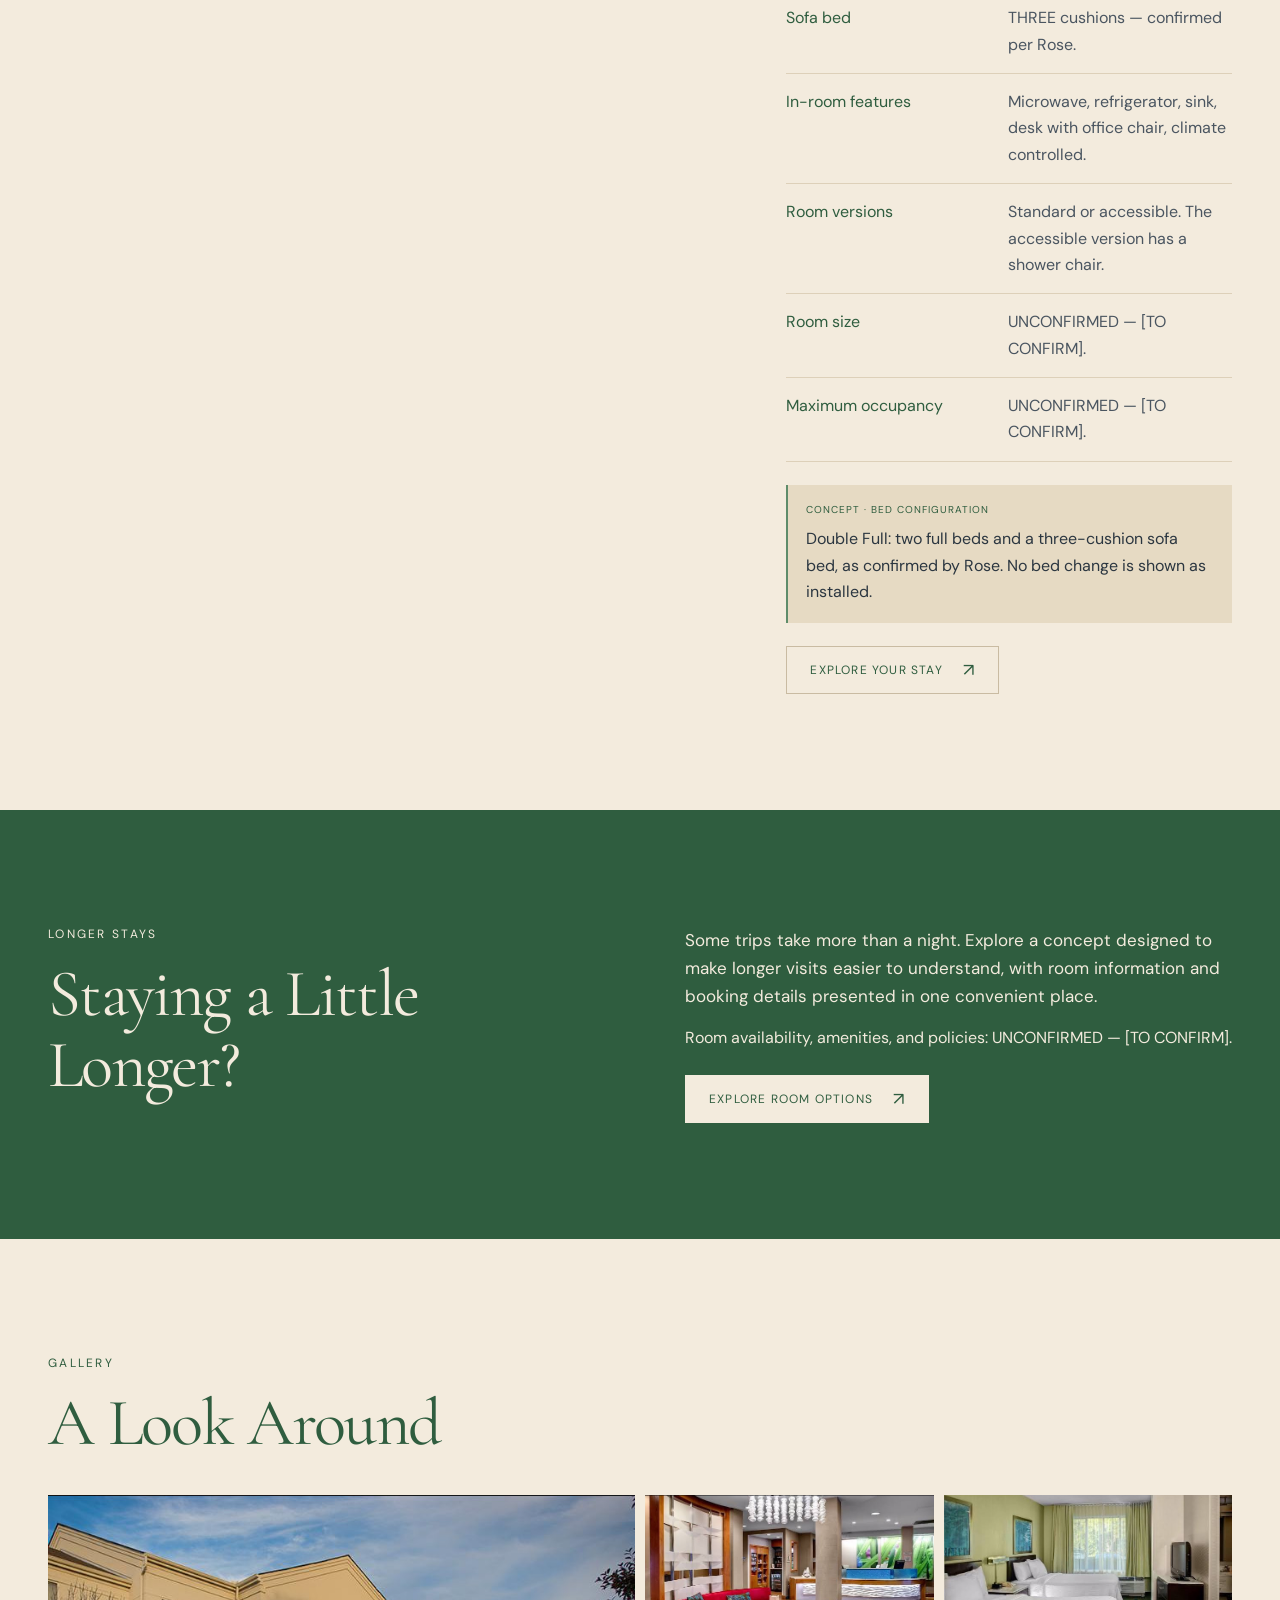
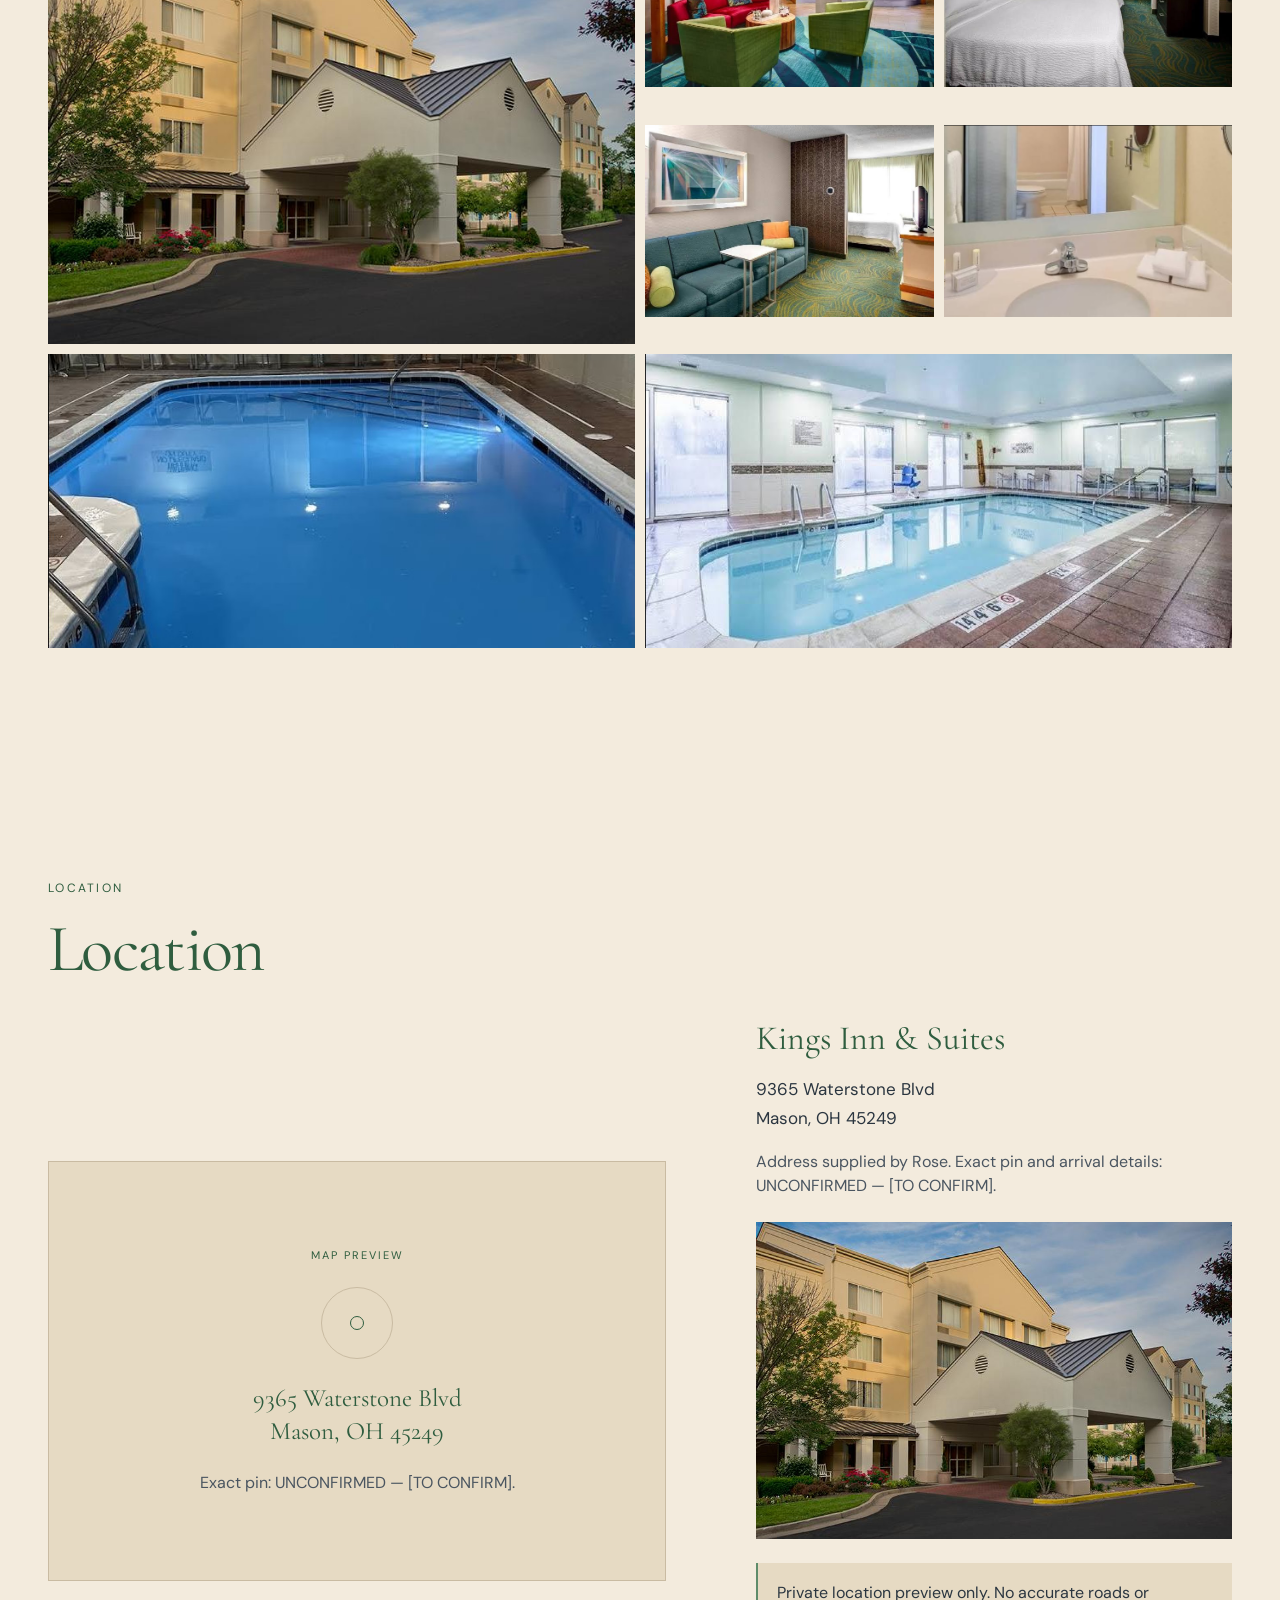
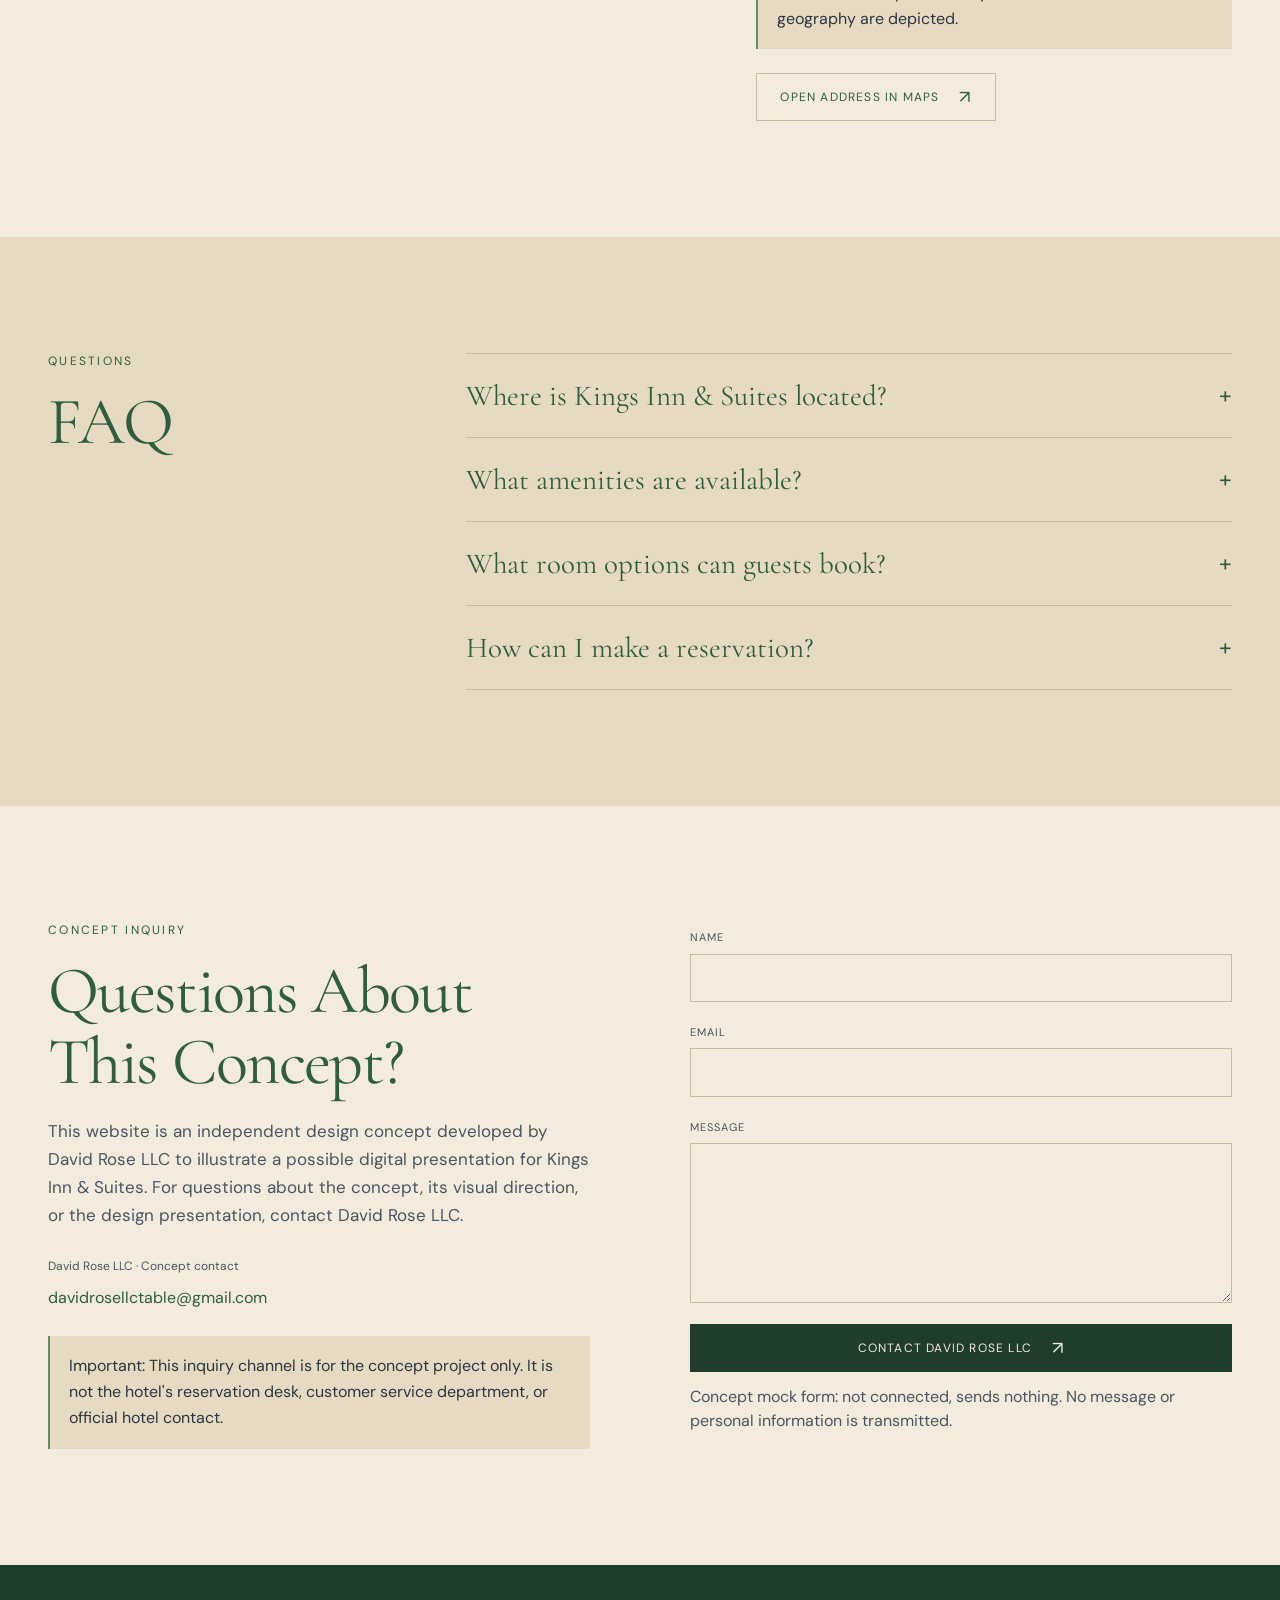
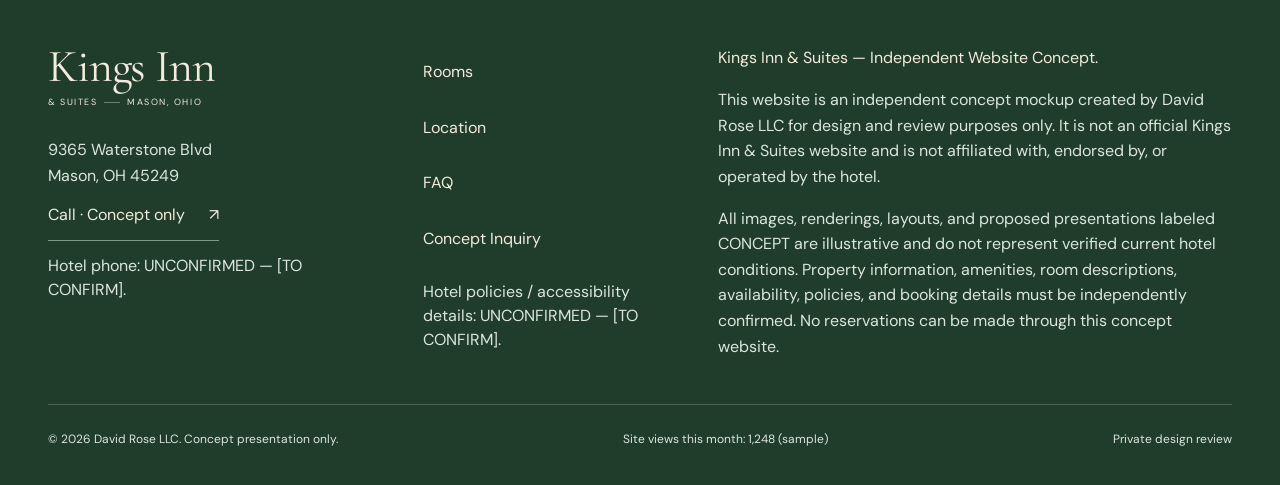
<file: kings-inn-variant-b-green.html>
<!DOCTYPE html>
<html lang="en">
<head>
  <meta charset="utf-8">
  <meta name="viewport" content="width=device-width, initial-scale=1, viewport-fit=cover">
  <meta name="robots" content="noindex, nofollow, noarchive">
  <meta name="description" content="Kings Inn &amp; Suites, 9365 Waterstone Blvd, Mason, Ohio. Rooms, amenities, location and direct booking.">
  <meta name="theme-color" content="#1F3D2A">
  <title>Kings Inn &amp; Suites | Mason, Ohio (Green colors)</title>
  <link rel="icon" href="favicon.svg" type="image/svg+xml">
  <meta property="og:type" content="website">
  <meta property="og:title" content="Kings Inn &amp; Suites | Mason, Ohio (Green colors)">
  <meta property="og:description" content="Kings Inn &amp; Suites, 9365 Waterstone Blvd, Mason, Ohio. Rooms, amenities, location and direct booking.">
  <meta property="og:image" content="assets/borrowed/BORROWED-NOT-CLEARED-hero-01.jpg">
  <meta property="og:image:alt" content="Front of the hotel with its covered entrance and drive, daytime">
  <link rel="stylesheet" href="styles.css">
<style id="color-variant">
/* ===== COLOR VARIANT B: Suburban Green =====
   Colors only. Layout, content and sections are unchanged (styles.css).
   New variant: copy this file and change the --v-* values below. */
:root {
  --v-primary: #5E8C6A;
  --v-deep: #2F5D3F;
  --v-base: #F3EBDD;
  --v-sand: #E6DAC3;
  --v-text: #2B3640;
  --v-dark: #1F3D2A;
  --v-deep-hover: #264D34;
  --v-muted: #4A5560;
  --v-line: #C9BBA2;
  --v-line-soft: #DDD0B9;
  --v-on-dark: #F3EBDD;
  --v-on-dark-soft: #DCE6DE;
  --v-tint: #CFE3D3;
  --v-band: #2F5D3F;
  --v-on-band: #F3EBDD;
  --v-band-btn-bg: #F3EBDD;
  --v-band-btn-fg: #2F5D3F;
  --v-cta2-bg: #F3EBDD;
  --v-cta2-fg: #2F5D3F;

  /* map onto the original design tokens */
  --ink: var(--v-deep);
  --navy: var(--v-deep);
  --char: var(--v-text);
  --linen: var(--v-base);
  --oat: var(--v-sand);
  --stone: var(--v-line-soft);
  --sand: var(--v-line);
  --walnut: var(--v-band);
  --brass: var(--v-primary);
  --brass-dark: var(--v-deep);
  --muted: var(--v-muted);
}
/* surfaces that used the dark ink as a background */
.skip-link, .skip { background: var(--v-dark); color: #fff; }
.concept { background: var(--v-dark); color: var(--v-on-dark); }
.concept strong { color: var(--v-tint); }
.tag { background: var(--v-dark); color: var(--v-on-dark); border-color: color-mix(in srgb, var(--v-tint) 60%, transparent); }
.banner { background: var(--v-dark); color: var(--v-on-dark-soft); }
.banner .eyebrow { color: var(--v-tint); }
.banner h2 { color: var(--v-on-dark); }
/* longer-stay band */
.stay { background: var(--v-band); color: var(--v-on-band); }
.stay .eyebrow, .stay h2, .stay .note, .stay p { color: var(--v-on-band); }
.stay .btn-book { background: var(--v-band-btn-bg); color: var(--v-band-btn-fg); }
/* buttons: deep color carries the call and booking actions */
.btn-book, .bb-book { background: var(--v-deep); color: #fff; }
.btn-book:hover, .bb-book:hover { background: var(--v-deep-hover); }
.stay .btn-book:hover { filter: brightness(.95); background: var(--v-band-btn-bg); }
.btn-dark { background: var(--v-dark); color: var(--v-on-dark); }
.btn-dark:hover { background: var(--v-deep-hover); }
/* footer and mobile bar */
footer { background: var(--v-dark); color: var(--v-on-dark-soft); }
footer .note, footer .fine { color: var(--v-on-dark-soft); }
footer .fine { border-top-color: color-mix(in srgb, var(--v-on-dark) 22%, transparent); }
.footer-call { border-bottom-color: color-mix(in srgb, var(--v-tint) 55%, transparent); }
.footer-nav a:hover { color: var(--v-tint); }
.bottombar { background: var(--v-dark); border-top-color: color-mix(in srgb, var(--v-on-dark) 22%, transparent); }
.bb-call { background: var(--v-deep); color: #fff; }
.bottombar .bb-book { background: var(--v-cta2-bg); color: var(--v-cta2-fg); }
footer :focus-visible, .bottombar :focus-visible { outline-color: var(--v-tint); }
dialog::backdrop { background: color-mix(in srgb, var(--v-dark) 60%, transparent); }
</style>
  <script src="site-config.js"></script>
  <script src="script.js" defer></script>
</head>
<body>
  <!-- Refined from the supplied Wren v3 document, Nov 11, 2026. -->
  <a class="skip-link" href="#main">Skip to content</a>

  <div class="site-header" id="siteHeader">
    <div class="concept" id="conceptLabel" role="note"><strong>CONCEPT</strong><span>Independent design · Not the official hotel website</span></div>
    <header id="top">
      <a class="brand" href="#main" aria-label="Kings Inn and Suites, independent concept home">Kings Inn<small>&amp; Suites <i aria-hidden="true"></i> Mason, Ohio</small></a>
      <nav aria-label="Main">
        <a href="#transformation">Transformation</a>
        <a href="#amenities">Amenities</a>
        <a href="#rooms">Rooms</a>
        <a href="#gallery">Gallery</a>
        <a href="#location">Location</a>
        <a href="#faq">FAQ</a>
      </nav>
      <div class="hdr-actions">
        <button class="phone" type="button" data-call>Call</button>
        <a class="btn btn-book" href="#booking" data-book>Book Direct</a>
        <button class="btn menu-btn" id="menuBtn" type="button" aria-expanded="false" aria-controls="mnav" aria-label="Open navigation menu"><span aria-hidden="true"></span></button>
      </div>
    </header>
    <nav class="mnav" id="mnav" aria-label="Mobile" hidden>
      <a href="#transformation">Transformation</a>
      <a href="#amenities">Amenities</a>
      <a href="#rooms">Rooms</a>
      <a href="#gallery">Gallery</a>
      <a href="#location">Location</a>
      <a href="#faq">FAQ</a>
      <a href="#contact">Concept Inquiry</a>
      <button type="button" data-call>Call · Concept only</button>
    </nav>
  </div>

  <main id="main" tabindex="-1">
    <div class="hero">
      <div class="hero-copy">
        <span class="eyebrow" data-slot="hero-eyebrow">Mason, Ohio · Concept</span>
        <h1 data-slot="hero-headline">A Stay That Brings It All Together.</h1>
        <hr class="rule">
        <p data-slot="hero-pitch">Discover a fresh vision for Kings Inn &amp; Suites Mason, bringing comfort, convenience, gathering spaces, and a welcoming atmosphere together in one place.</p>
      </div>
      <figure class="hero-visual">
        <img class="photo hero-photo" src="assets/borrowed/BORROWED-NOT-CLEARED-hero-01.jpg" alt="Front of the hotel with its covered entrance and drive, daytime" width="720" height="551" fetchpriority="high" decoding="async">
      </figure>
    </div>

    <div class="booking" id="booking" aria-labelledby="bookingTitle">
      <div class="booking-heading"><h2 id="bookingTitle">Book Direct</h2><span id="bookingBadge">Sample rates shown</span></div>
      <div id="bookingEmbed" hidden></div>
      <form id="bookingForm" novalidate>
        <div class="grid2 dates">
          <div><label for="ci">Check-In</label><input id="ci" name="checkIn" type="date" required aria-describedby="bookNote"></div>
          <div><label for="co">Check-Out</label><input id="co" name="checkOut" type="date" required aria-describedby="bookNote"></div>
        </div>
        <div class="grid2 booking-options">
          <div><label for="g">Guests</label><select id="g" name="adults" aria-describedby="bookNote"><option>1</option><option selected>2</option><option>3</option><option>4</option><option>5</option><option>6</option></select></div>
          <div><label for="r">Room Type</label><select id="r" name="roomType" aria-describedby="bookNote"><option value="king">The King Room</option><option value="double">The Double Full Room</option></select></div>
        </div>
        <div class="booking-actions">
          <button class="btn btn-line" type="button" id="checkBtn">Check Availability</button>
          <button class="btn btn-dark" type="button" id="bookBtn">Book <span aria-hidden="true">↗</span></button>
        </div>
      </form>
      <div class="rates" id="sampleRates" hidden></div>
      <p class="note" id="bookNote" role="status" aria-live="polite" aria-atomic="true">Pick your dates, guests and room.</p>
    </div>

    <section id="transformation" aria-labelledby="transformationTitle">
      <div class="sec-head transformation-head">
        <div><span class="eyebrow">Concept</span><h2 id="transformationTitle">The Transformation</h2></div>
        <div>
          <p class="lede" data-slot="transformation-intro">Every property has potential. This concept explores how Kings Inn &amp; Suites could present its spaces with a more consistent look, clearer information, and a more inviting guest experience.</p>
          <p class="note visual-disclosure">Spaces without a photo yet show a gray placeholder.</p>
        </div>
      </div>
      <div class="cards two" id="baCards"></div>
      <noscript><p class="note">The space list needs JavaScript. No AI concept images are shown on this page.</p></noscript>
    </section>

    <section class="banner" aria-label="Book direct">
      <span class="eyebrow">Book Direct</span>
      <h2 data-slot="bookdirect-headline">Kings Inn and Suites: stay like royalty in the Queen City.</h2>
      <hr class="rule">
      <p data-slot="bookdirect-copy">Explore a concept for a simpler booking experience, with room information, property details, and everything guests need to plan their visit in one convenient place.</p>
      <a class="btn btn-book" href="#rooms" data-slot="bookdirect-button">Explore Your Stay <span aria-hidden="true">↗</span></a>
    </section>

    <section id="amenities" aria-labelledby="amenitiesTitle">
      <div class="sec-head">
        <span class="eyebrow">Property Features</span>
        <h2 id="amenitiesTitle" data-slot="amenities-headline">Amenities</h2>
        <p class="lede">Property observations supplied by Rose, not independently verified.</p>
      </div>
      <!-- Amenity list: PENDING OWNER CONFIRMATION (Nov 18 order). Owner must confirm every item before go-live. -->
      <div class="amen">
        <div><div class="icon" aria-hidden="true">01</div><h3>Free Wi-Fi</h3></div>
        <div><div class="icon" aria-hidden="true">02</div><h3>Free Parking</h3></div>
        <div><div class="icon" aria-hidden="true">03</div><h3>Indoor Pool</h3></div>
        <div><div class="icon" aria-hidden="true">04</div><h3>Fitness Center</h3></div>
        <div><div class="icon" aria-hidden="true">05</div><h3>24-Hour Front Desk</h3></div>
        <div><div class="icon" aria-hidden="true">06</div><h3>Accessible Rooms &amp; Wheelchair-Accessible Parking</h3></div>
        <div><div class="icon" aria-hidden="true">07</div><h3>Non-Smoking Property</h3></div>
        <div><div class="icon" aria-hidden="true">08</div><h3>Business Center</h3></div>
        <div><div class="icon" aria-hidden="true">09</div><h3>Laundry Room</h3></div>
        <div><div class="icon" aria-hidden="true">10</div><h3>Elevators</h3></div>
        <div><div class="icon" aria-hidden="true">11</div><h3>ATM</h3></div>
        <div><div class="icon" aria-hidden="true">12</div><h3>24-Hour Vending</h3></div>
      </div>
    </section>

    <section id="rooms" aria-labelledby="roomsTitle">
      <div class="sec-head rooms-head">
        <span class="eyebrow">Rooms</span>
        <h2 id="roomsTitle" data-slot="rooms-headline">Find Your Place to Settle In.</h2>
        <p class="lede" data-slot="rooms-intro">Explore a concept for presenting room options with clear descriptions and easy-to-find details. Actual room categories, configurations, and availability: [TO CONFIRM].</p>
      </div>

      <article class="room-feature" id="king-room" aria-labelledby="kingTitle">
        <div class="room-story">
          <span class="eyebrow">01 / Rooms</span>
          <h3 id="kingTitle">The King Room</h3>
          <p class="room-tagline">Two rooms in one: a bedroom with a king bed, plus a separate sitting area with a sofa bed.</p>
          <p class="room-passage">Microwave, refrigerator and sink. A desk with an office chair. Climate controlled. Available as a standard or an accessible room.</p>
        </div>
        <figure class="room-visual">
          <img class="photo" src="assets/borrowed/BORROWED-NOT-CLEARED-rooms-01.jpg" alt="Suite with a sofa seating area and a bed past a divider wall" width="678" height="453" loading="lazy" decoding="async">
        </figure>
        <div class="room-details">
          <h4>Featured Amenities</h4>
          <dl class="room-specs">
            <div><dt>Existing bed configuration</dt><dd>1 king bed + sofa bed — confirmed per Rose.</dd></div>
            <div><dt>Sofa bed</dt><dd>FOUR cushions — confirmed per Rose.</dd></div>
            <div><dt>In-room features</dt><dd>Microwave, refrigerator, sink, desk with office chair, climate controlled.</dd></div>
            <div><dt>Room versions</dt><dd>Standard or accessible. The accessible version has a shower chair.</dd></div>
            <div><dt>Room size</dt><dd>UNCONFIRMED — [TO CONFIRM].</dd></div>
            <div><dt>Maximum occupancy</dt><dd>UNCONFIRMED — [TO CONFIRM].</dd></div>
          </dl>
          <div class="concept-spec"><strong>CONCEPT · Proposed bed configuration</strong><p>Premium king + four-cushion sofa bed retained. Not represented as installed.</p></div>
          <a class="btn btn-line" href="#booking" data-select-room="king">Explore Your Stay <span aria-hidden="true">↗</span></a>
        </div>
      </article>

      <article class="room-feature room-reverse" id="double-room" aria-labelledby="doubleTitle">
        <div class="room-story">
          <span class="eyebrow">02 / Rooms</span>
          <h3 id="doubleTitle">The Double Full Room</h3>
          <p class="room-tagline">Two full beds, with the same in-room features as the King Room.</p>
          <p class="room-passage">Microwave, refrigerator and sink. A desk with an office chair. Climate controlled. Available as a standard or an accessible room.</p>
        </div>
        <figure class="room-visual">
          <img class="photo" src="assets/borrowed/BORROWED-NOT-CLEARED-rooms-02.jpg" alt="Guest room with two beds, a window and a TV" width="670" height="459" loading="lazy" decoding="async">
        </figure>
        <div class="room-details">
          <h4>Featured Amenities</h4>
          <dl class="room-specs">
            <div><dt>Existing bed configuration</dt><dd>2 full-size beds + sofa bed — confirmed per Rose.</dd></div>
            <div><dt>Sofa bed</dt><dd>THREE cushions — confirmed per Rose.</dd></div>
            <div><dt>In-room features</dt><dd>Microwave, refrigerator, sink, desk with office chair, climate controlled.</dd></div>
            <div><dt>Room versions</dt><dd>Standard or accessible. The accessible version has a shower chair.</dd></div>
            <div><dt>Room size</dt><dd>UNCONFIRMED — [TO CONFIRM].</dd></div>
            <div><dt>Maximum occupancy</dt><dd>UNCONFIRMED — [TO CONFIRM].</dd></div>
          </dl>
          <div class="concept-spec"><strong>CONCEPT · Bed configuration</strong><p>Double Full: two full beds and a three-cushion sofa bed, as confirmed by Rose. No bed change is shown as installed.</p></div>
          <a class="btn btn-line" href="#booking" data-select-room="double">Explore Your Stay <span aria-hidden="true">↗</span></a>
        </div>
      </article>
    </section>

    <section class="stay" aria-label="Longer stays">
      <div><span class="eyebrow">Longer Stays</span><h2 data-slot="stay-headline">Staying a Little Longer?</h2></div>
      <div><p data-slot="stay-copy">Some trips take more than a night. Explore a concept designed to make longer visits easier to understand, with room information and booking details presented in one convenient place.</p><p class="note">Room availability, amenities, and policies: UNCONFIRMED — [TO CONFIRM].</p><a class="btn btn-book" href="#rooms" data-slot="stay-button">Explore Room Options <span aria-hidden="true">↗</span></a></div>
    </section>

    <section id="gallery" aria-labelledby="galleryTitle">
      <div class="sec-head"><span class="eyebrow">Gallery</span><h2 id="galleryTitle">A Look Around</h2></div>
      <ul class="gallery-strip">
        <li><img class="photo" src="assets/borrowed/BORROWED-NOT-CLEARED-hero-01.jpg" alt="Front of the hotel with its covered entrance and drive, daytime" width="720" height="551" loading="lazy" decoding="async"></li>
        <li><img class="photo" src="assets/borrowed/BORROWED-NOT-CLEARED-gallery-01.jpg" alt="Hotel lobby with seating and the front desk" width="678" height="453" loading="lazy" decoding="async"></li>
        <li><img class="photo" src="assets/borrowed/BORROWED-NOT-CLEARED-rooms-02.jpg" alt="Guest room with two beds, a window and a TV" width="670" height="459" loading="lazy" decoding="async"></li>
        <li><img class="photo" src="assets/borrowed/BORROWED-NOT-CLEARED-rooms-01.jpg" alt="Suite with a sofa seating area and a bed past a divider wall" width="678" height="453" loading="lazy" decoding="async"></li>
        <li><img class="photo" src="assets/borrowed/BORROWED-NOT-CLEARED-gallery-02.jpg" alt="Bathroom vanity with sink and mirror" width="760" height="405" loading="lazy" decoding="async"></li>
        <li><img class="photo" src="assets/borrowed/BORROWED-NOT-CLEARED-amenities-01.jpg" alt="Indoor pool with lounge chairs along the wall" width="680" height="453" loading="lazy" decoding="async"></li>
        <li><img class="photo" src="assets/borrowed/BORROWED-NOT-CLEARED-gallery-03.jpg" alt="Indoor pool seen from the far end" width="752" height="409" loading="lazy" decoding="async"></li>
      </ul>
    </section>

    <section id="location" aria-labelledby="locationTitle">
      <div class="sec-head"><span class="eyebrow">Location</span><h2 id="locationTitle" data-slot="location-headline">Location</h2></div>
      <div class="mapwrap">
        <div class="map" role="group" aria-label="Map preview placeholder; no roads or exact location pin are represented">
          <span class="map-label">Map preview</span>
          <div class="map-mark" aria-hidden="true"><span></span></div>
          <p>9365 Waterstone Blvd<br>Mason, OH 45249</p>
          <span class="map-status">Exact pin: UNCONFIRMED — [TO CONFIRM].</span>
        </div>
        <div class="addr"><strong data-slot="address">Kings Inn &amp; Suites</strong><p>9365 Waterstone Blvd<br>Mason, OH 45249</p><p class="note">Address supplied by Rose. Exact pin and arrival details: UNCONFIRMED — [TO CONFIRM].</p><figure class="addr-photo"><img class="photo" src="assets/borrowed/BORROWED-NOT-CLEARED-hero-01.jpg" alt="Front of the hotel on Waterstone Blvd" width="720" height="551" loading="lazy" decoding="async"></figure><div class="callout">Private location preview only. No accurate roads or geography are depicted.</div><a class="btn btn-line maps-link" href="https://www.google.com/maps/search/?api=1&amp;query=9365%20Waterstone%20Blvd%2C%20Mason%2C%20OH%2045249" target="_blank" rel="noopener noreferrer" aria-label="Open Rose-supplied address in Maps, opens a new tab">Open address in Maps <span aria-hidden="true">↗</span></a></div>
      </div>
    </section>

    <section id="faq" aria-labelledby="faqTitle">
      <div class="sec-head"><span class="eyebrow">Questions</span><h2 id="faqTitle">FAQ</h2></div>
      <div class="faq-list">
        <details><summary>Where is Kings Inn &amp; Suites located?</summary><p>The concept is based on Kings Inn &amp; Suites in Mason, Ohio. Address supplied by Rose: 9365 Waterstone Blvd, Mason, OH 45249. Exact pin and location details: UNCONFIRMED — [TO CONFIRM].</p></details>
        <details><summary>What amenities are available?</summary><p>Free Wi-Fi, free parking, an indoor pool, a fitness center, a 24-hour front desk, accessible rooms and wheelchair-accessible parking, a non-smoking property, a business center, a laundry room, elevators, an ATM, and 24-hour vending.</p></details>
        <details><summary>What room options can guests book?</summary><p>The King Room and The Double Full Room are the two room options shown in this concept. Existing bed configurations are confirmed per Rose in each room's Featured Amenities; the proposed premium king and queens are CONCEPT only. Room categories, configurations, amenities, and current availability: [TO CONFIRM].</p></details>
        <details><summary>How can I make a reservation?</summary><p>Reservation procedures, booking availability, and the hotel's official booking contact: [TO CONFIRM]. This independent concept creates no reservations and checks no availability. Call controls are not connected; hotel phone: UNCONFIRMED — [TO CONFIRM].</p></details>
      </div>
    </section>

    <section id="contact" aria-labelledby="contactTitle">
      <div class="contactwrap">
        <div class="sec-head">
          <span class="eyebrow">Concept Inquiry</span>
          <h2 id="contactTitle" data-slot="contact-headline">Questions About This Concept?</h2>
          <p class="lede" data-slot="contact-copy">This website is an independent design concept developed by David Rose LLC to illustrate a possible digital presentation for Kings Inn &amp; Suites. For questions about the concept, its visual direction, or the design presentation, contact David Rose LLC.</p>
          <p class="concept-email"><span>David Rose LLC · Concept contact</span><strong>davidrosellctable@gmail.com</strong></p>
          <p class="callout"><strong>Important:</strong> This inquiry channel is for the concept project only. It is not the hotel's reservation desk, customer service department, or official hotel contact.</p>
        </div>
        <form id="contactForm" onsubmit="return false">
          <div class="row"><label for="n">Name</label><input id="n" type="text" autocomplete="name" aria-describedby="formNote"></div>
          <div class="row"><label for="e">Email</label><input id="e" type="email" autocomplete="email" aria-describedby="formNote"></div>
          <div class="row"><label for="m">Message</label><textarea id="m" aria-describedby="formNote"></textarea></div>
          <button class="btn btn-dark" type="submit" data-slot="contact-button">Contact David Rose LLC <span aria-hidden="true">↗</span></button>
          <p class="note" id="formNote" role="status" aria-live="polite" aria-atomic="true">Concept mock form: not connected, sends nothing. No message or personal information is transmitted.</p>
        </form>
      </div>
    </section>
  </main>

  <footer>
    <div class="cols">
      <div><a class="brand" href="#main">Kings Inn<small>&amp; Suites <i aria-hidden="true"></i> Mason, Ohio</small></a><p>9365 Waterstone Blvd<br>Mason, OH 45249</p><button class="footer-call" type="button" data-call>Call · Concept only <span aria-hidden="true">↗</span></button><p class="note">Hotel phone: UNCONFIRMED — [TO CONFIRM].</p></div>
      <nav class="footer-nav" aria-label="Footer"><a href="#rooms">Rooms</a><a href="#location">Location</a><a href="#faq">FAQ</a><a href="#contact">Concept Inquiry</a><p class="note">Hotel policies / accessibility details: UNCONFIRMED — [TO CONFIRM].</p></nav>
      <div class="footer-disclaimer" data-slot="footer-disclaimer"><strong>Kings Inn &amp; Suites — Independent Website Concept.</strong><p>This website is an independent concept mockup created by David Rose LLC for design and review purposes only. It is not an official Kings Inn &amp; Suites website and is not affiliated with, endorsed by, or operated by the hotel.</p><p>All images, renderings, layouts, and proposed presentations labeled CONCEPT are illustrative and do not represent verified current hotel conditions. Property information, amenities, room descriptions, availability, policies, and booking details must be independently confirmed. No reservations can be made through this concept website.</p></div>
    </div>
    <div class="fine"><span>&copy; 2026 David Rose LLC. Concept presentation only.</span><span id="viewCounter"></span><span>Private design review</span></div>
  </footer>

  <div class="bottombar is-hidden" id="bottombar" role="group" aria-label="Quick actions">
    <button class="bb-call" type="button" data-call>Call</button>
    <a class="bb-book" href="#booking" data-book>Book Direct <span aria-hidden="true">↗</span></a>
  </div>

  <dialog id="callDialog" aria-labelledby="callTitle" aria-describedby="callDescription">
    <span class="eyebrow">Concept only</span>
    <h2 id="callTitle">Call not connected.</h2>
    <p id="callDescription">This is an independent design concept, not the hotel's official website. No call will be placed. Hotel phone: UNCONFIRMED — [TO CONFIRM].</p>
    <button class="btn btn-dark" type="button" data-close-dialog autofocus>Close</button>
  </dialog>
  <dialog id="demoDialog" aria-labelledby="demoTitle" aria-describedby="demoDescription">
    <span class="eyebrow">Demo</span>
    <h2 id="demoTitle">Demo only.</h2>
    <p id="demoDescription">No booking was made. On your live site, this opens your own booking system.</p>
    <button class="btn btn-dark" type="button" data-close-demo autofocus>Close</button>
  </dialog>
</body>
</html>
</file>
<file: styles.css>
@font-face {
  font-family: "Cormorant Garamond";
  src: url("fonts/cormorant-garamond-latin.woff2") format("woff2");
  font-style: normal;
  font-weight: 400 500;
  font-display: swap;
}
@font-face {
  font-family: "DM Sans";
  src: url("fonts/dm-sans-latin.woff2") format("woff2");
  font-style: normal;
  font-weight: 400 600;
  font-display: swap;
}
:root {
  --ink: #14202c;
  --navy: #1c2a3a;
  --char: #2a2622;
  --oat: #f6f1e8;
  --linen: #fbf8f3;
  --stone: #e4dccd;
  --sand: #cbbfa9;
  --walnut: #5c4030;
  --brass: #b8935a;
  --brass-dark: #806132;
  --muted: #655f57;
  --serif: "Cormorant Garamond", "Palatino Linotype", Palatino, Georgia, serif;
  --sans: "DM Sans", -apple-system, BlinkMacSystemFont, "Segoe UI", Arial, sans-serif;
  --gutter: 24px;
  --headerh: 110px;
  --bar: 60px;
  --section-space: 76px;
}
* { box-sizing: border-box; }
html { scroll-behavior: smooth; scroll-padding-top: calc(var(--headerh) + 20px); }
body {
  margin: 0;
  padding-bottom: calc(var(--bar) + env(safe-area-inset-bottom));
  color: var(--char);
  background: var(--linen);
  font: 400 16px / 1.65 var(--sans);
  -webkit-font-smoothing: antialiased;
}
[hidden] { display: none !important; }
a { color: inherit; }
button, input, select, textarea { font: inherit; }
button, a, input, select, textarea, summary { -webkit-tap-highlight-color: transparent; }
button { cursor: pointer; }
a { text-underline-offset: 4px; }
:focus-visible { outline: 3px solid var(--brass-dark); outline-offset: 5px; }
section, #booking, #main, .room-feature { scroll-margin-top: calc(var(--headerh) + 20px); }
main:focus { outline: none; }
h1, h2, h3, h4 {
  margin: 0;
  color: var(--ink);
  font-family: var(--serif);
  font-weight: 400;
  line-height: 1.06;
  letter-spacing: -.025em;
}
h2 { font-size: clamp(2.65rem, 5.2vw, 4.6rem); }
h4 { font-size: 1.75rem; }
p { margin: 0 0 1em; }
figure { margin: 0; min-width: 0; }
figcaption { margin-top: 12px; color: var(--muted); font-size: 16px; line-height: 1.5; }
.eyebrow {
  display: block;
  margin-bottom: 17px;
  color: var(--brass-dark);
  font-size: 12px;
  font-weight: 600;
  line-height: 1.4;
  letter-spacing: .19em;
  text-transform: uppercase;
}
.rule { width: 50px; height: 1px; margin: 23px 0; border: 0; background: var(--brass); }
.skip-link {
  position: fixed;
  z-index: 100;
  top: 8px;
  left: 8px;
  padding: 12px 18px;
  background: var(--ink);
  color: white;
  transform: translateY(-160%);
}
.skip-link:focus { transform: none; }
.site-header { position: sticky; top: 0; z-index: 60; background: var(--linen); }
.concept {
  display: flex;
  align-items: center;
  justify-content: center;
  gap: 9px;
  padding: 7px 12px;
  background: var(--ink);
  color: #f6f1e8;
  font-size: 10px;
  line-height: 1.4;
  letter-spacing: .015em;
}
.concept strong { color: #dfc99f; font-size: 10px; letter-spacing: .16em; }
header {
  display: flex;
  align-items: center;
  justify-content: space-between;
  gap: 12px;
  min-height: 78px;
  padding: 12px var(--gutter);
  border-bottom: 1px solid var(--stone);
}
.brand { display: block; min-width: 0; color: var(--ink); font: 400 32px / .95 var(--serif); letter-spacing: -.025em; text-decoration: none; }
.brand { min-height: 48px; }
.brand small { display: flex; align-items: center; gap: 7px; margin-top: 8px; font: 500 8px / 1.3 var(--sans); letter-spacing: .17em; text-transform: uppercase; }
.brand i { width: 16px; height: 1px; background: var(--brass); }
header > nav { display: none; }
.hdr-actions { display: flex; align-items: center; flex-shrink: 0; gap: 8px; }
.phone { display: none; border: 0; background: none; color: var(--ink); min-height: 48px; padding: 0 14px; }
.btn {
  display: inline-flex;
  align-items: center;
  justify-content: center;
  gap: 20px;
  min-height: 48px;
  min-width: 48px;
  padding: 13px 23px;
  border: 1px solid transparent;
  border-radius: 0;
  font-size: 12px;
  font-weight: 600;
  line-height: 1.5;
  letter-spacing: .1em;
  text-transform: uppercase;
  text-decoration: none;
  transition: background-color .18s ease, color .18s ease;
}
.btn span[aria-hidden] { font-size: 18px; line-height: 1; }
.btn-book { background: var(--brass); color: var(--ink); }
.btn-book:hover { background: #c5a471; }
.btn-dark { background: var(--ink); color: var(--linen); }
.btn-dark:hover { background: #2a3e4d; }
.btn-line { background: transparent; color: var(--ink); border-color: var(--sand); }
.btn-line:hover { background: var(--oat); border-color: var(--brass); }
header .btn-book { padding: 11px 13px; font-size: 10px; letter-spacing: .08em; }
.menu-btn { width: 48px; padding: 0; border-color: var(--stone); background: transparent; }
.menu-btn span, .menu-btn span::before, .menu-btn span::after { display: block; position: relative; width: 18px; height: 1px; background: var(--ink); content: ""; }
.menu-btn span::before { position: absolute; top: -6px; }
.menu-btn span::after { position: absolute; top: 6px; }
.menu-btn[aria-expanded="true"] span { background: transparent; }
.menu-btn[aria-expanded="true"] span::before { top: 0; transform: rotate(45deg); }
.menu-btn[aria-expanded="true"] span::after { top: 0; transform: rotate(-45deg); }
.mnav { padding: 0 var(--gutter) 16px; max-height: calc(100svh - 170px); overflow-y: auto; border-bottom: 1px solid var(--stone); background: var(--linen); }
.mnav a, .mnav button { display: flex; align-items: center; width: 100%; min-height: 48px; padding: 10px 0; border: 0; border-bottom: 1px solid var(--stone); color: var(--ink); background: none; font-size: 16px; text-align: left; text-decoration: none; }
.hero { max-width: 1440px; margin: 0 auto; }
.hero-copy { padding: 30px var(--gutter) 28px; }
.hero-copy .eyebrow { margin-bottom: 15px; }
.hero-copy h1 { max-width: 12ch; font-size: clamp(3rem, 12vw, 3.7rem); line-height: .99; }
.hero-copy .rule { margin: 20px 0; }
.hero-copy p { max-width: 46ch; margin: 0; color: var(--muted); font-size: 16px; line-height: 1.55; }
.hero-visual { position: relative; }
.hero-visual figcaption { padding: 0 var(--gutter); margin-top: 9px; font-size: 12px; }
/* Each supplied portrait board contains two equal landscape 3:2 panels.
   Never object-position a separate crop: show the full image at exactly 200% height. */
.pair-panel { position: relative; width: 100%; aspect-ratio: 3 / 2; overflow: hidden; background: var(--stone); isolation: isolate; }
.pair-panel img { display: block; position: absolute; left: 0; width: 100%; max-width: none; height: 200%; object-fit: fill; }
.pair-panel.before img { top: 0; bottom: auto; }
.pair-panel.after img { top: auto; bottom: 0; }
.tag { position: absolute; z-index: 4; top: 12px; left: 12px; padding: 6px 9px; background: var(--ink); color: var(--linen); border: 1px solid #b8935a80; font-size: 10px; font-weight: 600; line-height: 1.4; letter-spacing: .17em; }
.booking { position: relative; z-index: 5; max-width: 1240px; margin: 24px var(--gutter) 0; padding: 23px 20px; border: 1px solid var(--stone); border-top: 2px solid var(--brass); background: var(--linen); }
.booking-heading { display: flex; align-items: baseline; justify-content: space-between; gap: 10px; margin-bottom: 20px; }
.booking-heading h2 { font-size: 25px; letter-spacing: -.01em; }
.booking-heading > span { color: var(--muted); font-size: 11px; }
.grid2 { display: grid; grid-template-columns: minmax(0, 1fr) minmax(0, 1fr); gap: 12px; }
.grid2 > div { min-width: 0; }
.booking-options { margin-top: 15px; }
label { display: block; margin-bottom: 7px; color: var(--muted); font-size: 11px; font-weight: 600; letter-spacing: .09em; text-transform: uppercase; }
input, select, textarea { display: block; width: 100%; min-width: 0; max-width: 100%; min-height: 48px; padding: 10px; border: 1px solid var(--sand); border-radius: 0; background: var(--linen); color: var(--ink); font-size: 16px; }
input[type="date"] { appearance: auto; -webkit-appearance: auto; }
input[type="date"]::-webkit-date-and-time-value { text-align: left; }
select { appearance: auto; -webkit-appearance: auto; padding-right: 4px; }
textarea { min-height: 160px; resize: vertical; }
.booking .btn { width: 100%; margin-top: 18px; }
.note { margin: 13px 0 0; color: var(--muted); font-size: 16px; line-height: 1.5; }
.booking .note { margin-top: 16px; }
section { padding: var(--section-space) var(--gutter); }
.sec-head { margin-bottom: 36px; }
.lede { max-width: 54ch; margin: 20px 0 0; color: var(--muted); }
#transformation { margin-top: 56px; background: var(--oat); }
.transformation-head .lede { margin-top: 24px; }
.visual-disclosure { padding-left: 17px; border-left: 1px solid var(--brass); }
.cards { display: grid; gap: 40px; }
.card { min-width: 0; }
.card .body { padding: 21px 0 0; }
.card-heading { display: flex; align-items: baseline; gap: 13px; margin-bottom: 14px; }
.card-heading .eyebrow { flex: 0 0 auto; margin: 0; }
.card h3 { font-size: 31px; line-height: 1.1; }
.card .change-notes { margin: 0 0 14px; color: var(--muted); }
.card .image-caption { margin: 0; padding-top: 13px; border-top: 1px solid var(--sand); font-size: 16px; line-height: 1.5; }
.card .feature-status { margin-top: 13px; }
.ba { position: relative; aspect-ratio: 3 / 2; overflow: hidden; touch-action: pan-y; --position: 50%; }
.ba .pair-panel { position: absolute; inset: 0; }
.ba .after { clip-path: inset(0 0 0 var(--position)); }
.ba .divider { position: absolute; top: 0; bottom: 0; left: var(--position); width: 2px; background: var(--linen); transform: translateX(-1px); pointer-events: none; }
.ba .knob { display: flex; position: absolute; top: 50%; left: var(--position); align-items: center; justify-content: center; width: 48px; height: 48px; border: 1px solid var(--sand); border-radius: 50%; background: var(--linen); color: var(--ink); font-size: 22px; transform: translate(-50%, -50%); pointer-events: none; }
.ba input[type="range"] { position: absolute; z-index: 5; inset: 0; width: 100%; height: 100%; min-height: 0; margin: 0; padding: 0; border: 0; border-radius: 0; opacity: 0; background: transparent; cursor: ew-resize; appearance: auto; -webkit-appearance: auto; }
.ba:focus-within { outline: 3px solid var(--brass-dark); outline-offset: 5px; }
.ba:focus-within .knob { outline: 3px solid var(--brass-dark); outline-offset: 3px; }
.comparison-labels { display: flex; justify-content: space-between; gap: 12px; padding-top: 10px; color: var(--muted); font-size: 12px; }
.banner { background: var(--ink); color: #e9e2d5; text-align: center; }
.banner .eyebrow, .stay .eyebrow { color: #d1b27f; }
.banner h2, .stay h2 { color: var(--linen); }
.banner .rule { margin: 24px auto; }
.banner p { max-width: 52ch; margin: 0 auto; }
.banner .btn { margin-top: 30px; }
.amen { display: grid; grid-template-columns: 1fr; border-top: 1px solid var(--sand); }
.amen > div { display: grid; grid-template-columns: 38px minmax(0, 1fr); column-gap: 16px; padding: 26px 0; border-bottom: 1px solid var(--sand); }
.amen .icon { grid-column: 1; grid-row: 1 / 4; color: var(--brass-dark); font: 400 22px / 1.2 var(--serif); }
.amen h3 { margin-bottom: 12px; font-size: 27px; }
.amen p { grid-column: 2; margin: 0; color: var(--muted); }
.amen .feature-status { margin-top: 12px; }
.feature-status { color: var(--muted); font-size: 16px; line-height: 1.5; }
.pending-feature h3::after { display: block; margin-top: 9px; color: var(--brass-dark); content: "Status unconfirmed"; font: 600 10px / 1.4 var(--sans); letter-spacing: .12em; text-transform: uppercase; }
#rooms { padding-top: 25px; }
.rooms-head { max-width: 660px; margin-bottom: 52px; }
.room-feature { display: grid; gap: 27px; }
.room-story h3 { font-size: clamp(3rem, 7vw, 4.8rem); }
.room-tagline { max-width: 30ch; margin: 20px 0; color: var(--ink); font: 400 25px / 1.3 var(--serif); letter-spacing: -.01em; }
.room-passage { max-width: 46ch; margin: 0; color: var(--muted); }
.room-image-tools { display: flex; flex-wrap: wrap; align-items: center; justify-content: space-between; gap: 0 14px; padding-top: 6px; }
.phase-label { color: var(--muted); font-size: 12px; }
.before-toggle { display: inline-flex; align-items: center; justify-content: space-between; gap: 12px; min-height: 48px; padding: 8px 0; border: 0; border-bottom: 1px solid var(--brass); background: transparent; color: var(--ink); font-size: 12px; }
.before-toggle span { font-size: 20px; }
.room-visual figcaption { margin-top: 14px; }
.room-details { padding-top: 8px; }
.room-details h4 { margin-bottom: 22px; }
.room-specs { margin: 0; border-top: 1px solid var(--sand); }
.room-specs > div { display: grid; grid-template-columns: minmax(0, 1fr) minmax(0, 1.2fr); gap: 18px; padding: 15px 0; border-bottom: 1px solid var(--stone); }
.room-specs dt { color: var(--ink); font-size: 16px; }
.room-specs dd { margin: 0; color: var(--muted); font-size: 16px; overflow-wrap: anywhere; }
.concept-spec { margin: 23px 0; padding: 17px 18px; border-left: 2px solid var(--brass); background: var(--oat); }
.concept-spec strong { display: block; margin-bottom: 8px; color: var(--brass-dark); font-size: 10px; letter-spacing: .1em; text-transform: uppercase; }
.concept-spec p { margin: 0; font-size: 16px; }
.room-feature + .room-feature { margin-top: 76px; padding-top: 68px; border-top: 1px solid var(--sand); }
.stay { display: grid; gap: 25px; background: var(--walnut); color: #efe6d8; }
.stay p { max-width: 54ch; margin: 0; }
.stay .note { margin-top: 16px; color: #efe6d8; }
.stay .btn { margin-top: 25px; }
.mapwrap { display: grid; gap: 30px; }
.map { display: flex; flex-direction: column; align-items: center; justify-content: center; min-height: 310px; padding: 32px 22px; border: 1px solid var(--sand); background: var(--oat); text-align: center; }
.map-label { color: var(--brass-dark); font-size: 11px; letter-spacing: .18em; text-transform: uppercase; }
.map-mark { display: flex; align-items: center; justify-content: center; width: 72px; height: 72px; margin: 23px 0; border: 1px solid var(--sand); border-radius: 50%; }
.map-mark span { width: 14px; height: 14px; border: 1px solid var(--brass-dark); border-radius: 50%; }
.map p { margin: 0; color: var(--ink); font: 400 25px / 1.3 var(--serif); }
.map-status { max-width: 30ch; margin-top: 24px; color: var(--muted); font-size: 16px; line-height: 1.5; }
.addr > strong { color: var(--ink); font: 400 34px / 1.1 var(--serif); }
.addr > p { margin: 18px 0 0; }
.callout { margin: 24px 0 0; padding: 17px 19px; border-left: 2px solid var(--brass); background: var(--oat); font-size: 16px; }
.maps-link { margin-top: 24px; }
#faq { background: var(--oat); }
details { border-bottom: 1px solid var(--sand); }
details:first-child { border-top: 1px solid var(--sand); }
summary { display: flex; align-items: center; justify-content: space-between; gap: 20px; min-height: 74px; padding: 18px 0; color: var(--ink); font: 400 25px / 1.2 var(--serif); cursor: pointer; list-style: none; }
summary::-webkit-details-marker { display: none; }
summary::after { flex: 0 0 auto; content: "+"; color: var(--brass-dark); font: 400 23px / 1 var(--sans); }
details[open] summary::after { content: "−"; }
details p { max-width: 74ch; margin: 0; padding: 0 28px 24px 0; color: var(--muted); }
.contactwrap { display: grid; gap: 28px; }
.contactwrap .sec-head { margin: 0; }
.concept-email { margin-top: 27px; overflow-wrap: anywhere; }
.concept-email span { display: block; margin-bottom: 7px; color: var(--muted); font-size: 12px; }
.concept-email strong { color: var(--ink); font-size: 16px; font-weight: 500; }
form .row { margin-bottom: 21px; }
#contactForm .btn { width: 100%; }
footer { padding: 56px var(--gutter) 32px; background: var(--ink); color: #cfc7b9; font-size: 16px; }
footer .brand { display: inline-block; color: var(--linen); font-size: 40px; }
footer .brand small { font-size: 9px; }
footer .cols { display: grid; gap: 36px; }
footer p { margin: 24px 0 0; }
footer .note { color: #cfc7b9; }
.footer-call { display: inline-flex; align-items: center; justify-content: space-between; gap: 24px; min-height: 48px; padding: 12px 0; border: 0; border-bottom: 1px solid #b8935a80; background: none; color: var(--linen); font-size: 16px; }
.footer-nav { display: grid; justify-items: start; }
.footer-nav a { display: inline-flex; align-items: center; min-width: 48px; min-height: 48px; text-decoration: none; color: var(--linen); }
.footer-nav a:hover { color: #d1b27f; }
.footer-nav .note { max-width: 28ch; }
.footer-disclaimer > strong { display: block; color: var(--linen); font-weight: 500; }
.footer-disclaimer p { margin: 16px 0 0; line-height: 1.6; }
footer .fine { display: flex; flex-wrap: wrap; justify-content: space-between; gap: 12px 24px; margin-top: 45px; padding-top: 25px; border-top: 1px solid #cbbfa933; color: #cfc7b9; font-size: 12px; }
.bottombar { position: fixed; z-index: 70; left: 0; right: 0; bottom: 0; display: grid; grid-template-columns: 1fr 2fr; padding-bottom: env(safe-area-inset-bottom); background: var(--ink); border-top: 1px solid #cbbfa933; }
.bottombar a, .bottombar button { display: flex; align-items: center; justify-content: center; gap: 26px; min-height: var(--bar); padding: 12px; border: 0; border-radius: 0; font-size: 12px; font-weight: 600; letter-spacing: .12em; text-transform: uppercase; text-decoration: none; }
.bb-call { background: var(--ink); color: var(--linen); }
.bb-book { background: var(--brass); color: var(--ink); }
.bottombar.is-hidden { visibility: hidden; pointer-events: none; }
footer :focus-visible, .bottombar :focus-visible { outline-color: #d1b27f; }
dialog { width: min(520px, calc(100% - 40px)); max-height: calc(100svh - 80px); padding: 36px 28px; border: 1px solid var(--brass); background: var(--linen); color: var(--char); }
dialog::backdrop { background: #14202c99; }
dialog h2 { margin-bottom: 23px; font-size: 44px; }
dialog p { margin-bottom: 28px; }
@media (max-width: 359px) {
  :root { --gutter: 18px; }
  header { gap: 8px; }
  .brand { font-size: 29px; }
  .brand small { gap: 5px; font-size: 7px; letter-spacing: .13em; }
  .hdr-actions { gap: 6px; }
  header .btn-book { padding: 10px 9px; }
  .concept { gap: 7px; padding-inline: 8px; font-size: 9px; }
  .concept strong { font-size: 9px; }
  .hero-copy h1 { font-size: 47px; }
  .booking { padding-inline: 14px; }
  .grid2 { gap: 9px; }
  input, select { padding-inline: 6px; }
  .booking-heading > span { font-size: 10px; }
}
@media (min-width: 600px) {
  :root { --gutter: 36px; --section-space: 90px; }
  .hero-copy { padding-block: 42px; }
  .hero-copy h1 { max-width: 15ch; font-size: 68px; }
  .hero-copy p { max-width: 55ch; }
  .hero-visual { margin-inline: var(--gutter); }
  .hero-visual figcaption { padding: 0; }
  .booking form { display: grid; grid-template-columns: 1fr 1fr; gap: 18px; }
  .booking-options { margin: 0; }
  .booking .btn { grid-column: 1 / -1; margin: 0; }
  .amen { grid-template-columns: repeat(2, minmax(0, 1fr)); gap: 0 35px; }
  .cards.two { grid-template-columns: repeat(2, minmax(0, 1fr)); gap: 40px 28px; }
  .card.lead { grid-column: 1 / -1; }
  .room-specs > div { grid-template-columns: 1fr 1.4fr; }
  .contactwrap { gap: 45px; }
}
@media (min-width: 768px) {
  .concept { font-size: 11px; padding-block: 7px; }
  .concept strong { font-size: 11px; }
  header { min-height: 90px; padding-block: 17px; }
  .brand { font-size: 39px; }
  .brand small { font-size: 9px; }
  header .btn-book { padding-inline: 24px; font-size: 12px; }
  .hero { display: grid; grid-template-columns: 1fr 1.07fr; align-items: center; padding: 42px var(--gutter) 34px; gap: 34px; }
  .hero-copy { padding: 0; }
  .hero-copy h1 { max-width: 11ch; font-size: clamp(3.75rem, 7vw, 5.9rem); }
  .hero-visual { margin: 0; }
  .hero-copy p { font-size: 16px; }
  .booking { margin-top: 0; padding: 25px; }
  .transformation-head { display: grid; grid-template-columns: 1fr 1.2fr; gap: 36px; align-items: start; }
  .transformation-head .lede { margin-top: 0; }
  .card.lead { grid-column: auto; }
  .mapwrap { grid-template-columns: 1.2fr 1fr; gap: 40px; align-items: center; }
  .map { min-height: 360px; }
  #faq { display: grid; grid-template-columns: .65fr 1.35fr; gap: 45px; }
  .contactwrap { grid-template-columns: 1fr 1fr; gap: 50px; align-items: start; }
  footer .cols { grid-template-columns: 1fr 1fr; }
  .footer-disclaimer { grid-column: 1 / -1; }
}
@media (min-width: 1100px) {
  :root { --gutter: max(48px, calc((100vw - 1240px) / 2)); --section-space: 116px; }
  body { padding-bottom: 0; font-size: 17px; }
  .bottombar { display: none; }
  header { padding-inline: max(40px, calc((100vw - 1360px) / 2)); gap: 20px; }
  header > nav { display: flex; align-items: center; gap: 4px; }
  header > nav a { display: inline-flex; align-items: center; min-width: 48px; min-height: 48px; padding: 0 11px; color: var(--muted); font-size: 11px; letter-spacing: .04em; text-decoration: none; }
  header > nav a:hover { color: var(--brass-dark); }
  .phone { display: inline-flex; align-items: center; font-size: 12px; }
  .menu-btn, .mnav { display: none !important; }
  .hero { grid-template-columns: .95fr 1.12fr; gap: 62px; padding: 58px 48px 46px; }
  .hero-copy h1 { font-size: clamp(5.3rem, 6.8vw, 6.35rem); }
  .hero-copy p { max-width: 43ch; font-size: 17px; line-height: 1.6; }
  .hero-copy .rule { margin: 29px 0; }
  .hero-visual figcaption { font-size: 12px; }
  .booking { margin-inline: auto; padding: 28px 32px; width: calc(100% - 96px); }
  .booking-heading { margin-bottom: 18px; }
  .booking form { display: grid; grid-template-columns: 1.25fr 1.25fr auto; gap: 20px; align-items: end; }
  .booking .btn { grid-column: auto; white-space: nowrap; padding-inline: 25px; }
  .booking .note { font-size: 16px; }
  #transformation { margin-top: 70px; }
  .transformation-head { grid-template-columns: 1fr 1fr; gap: 90px; margin-bottom: 58px; }
  .cards.two { grid-template-columns: repeat(4, minmax(0, 1fr)); gap: 56px 28px; }
  .card.lead { grid-column: span 2; }
  .card h3 { font-size: 29px; }
  .card.lead h3 { font-size: 37px; }
  .card .change-notes { font-size: 16px; }
  .card-heading { gap: 10px; }
  .card figcaption { font-size: 16px; }
  .banner { padding-block: 100px; }
  .banner h2 { font-size: 66px; }
  .amen { grid-template-columns: repeat(3, minmax(0, 1fr)); gap: 0 45px; }
  .amen > div { padding-block: 32px; column-gap: 18px; }
  #rooms { padding-top: 20px; }
  .rooms-head { margin-bottom: 84px; }
  .room-feature { grid-template-columns: minmax(0, .8fr) minmax(0, 1.2fr); grid-template-rows: auto 1fr; gap: 34px 70px; align-items: start; }
  .room-story { grid-column: 1; grid-row: 1; }
  .room-visual { grid-column: 2; grid-row: 1 / 3; margin-top: 12px; }
  .room-details { grid-column: 1; grid-row: 2; padding-top: 0; }
  .room-story h3 { font-size: 66px; }
  .room-tagline { margin-block: 24px; font-size: 29px; }
  .room-image-tools { padding-top: 14px; }
  .room-visual figcaption { max-width: 64ch; margin-top: 18px; }
  .room-feature + .room-feature { margin-top: 124px; padding-top: 106px; }
  .room-reverse { grid-template-columns: minmax(0, 1.2fr) minmax(0, .8fr); }
  .room-reverse .room-story, .room-reverse .room-details { grid-column: 2; }
  .room-reverse .room-visual { grid-column: 1; }
  .room-specs > div { gap: 18px; grid-template-columns: minmax(0, .95fr) minmax(0, 1.05fr); }
  .stay { grid-template-columns: 1fr 1fr; gap: 90px; }
  .stay h2 { max-width: 12ch; }
  .mapwrap { grid-template-columns: 1.3fr 1fr; gap: 90px; }
  .map { min-height: 420px; }
  #faq { grid-template-columns: .6fr 1.4fr; gap: 90px; }
  summary { min-height: 83px; font-size: 29px; }
  .contactwrap { grid-template-columns: 1fr 1fr; gap: 100px; }
  #contactForm { padding-top: 6px; }
  footer { padding-block: 80px 35px; }
  footer .cols { grid-template-columns: .95fr .7fr 1.6fr; gap: 70px; }
  .footer-disclaimer { grid-column: auto; }
  footer .brand { font-size: 46px; }
}
@media (prefers-reduced-motion: reduce) {
  html { scroll-behavior: auto; }
  *, *::before, *::after { animation: none !important; transition: none !important; }
}

/* AI-image marking (Nov 13): every AI concept image is labelled as not the real property */
.ph-slot { position: absolute; z-index: 4; left: 12px; right: 12px; bottom: 12px; width: fit-content; max-width: calc(100% - 24px); padding: 7px 10px; background: var(--ink); color: var(--linen); border-left: 3px solid var(--brass); font: 600 12px/1.4 var(--sans); letter-spacing: 0; text-transform: none; pointer-events: none; }

/* Gray placeholder boxes (Nov 13): AI concept images removed; nothing AI-made stands in for the real property */
.ph-box { display: grid; place-content: center; gap: 6px; width: 100%; aspect-ratio: 3 / 2; padding: 20px; background: #D6D6D6; border: 2px dashed #8C8C8C; color: #2B2B2B; text-align: center; }
.ph-box__t { font: 700 14px/1.35 var(--sans); }
.ph-box__s { font: 400 14px/1.4 var(--sans); }

/* ---------- Nov 18 pitch copy: photos, booking widget, gallery ---------- */
img.photo { display: block; width: 100%; height: auto; aspect-ratio: 3 / 2; object-fit: cover; background: var(--stone); }
.hero-visual img.photo { aspect-ratio: 4 / 3; }
.booking-actions { display: grid; grid-template-columns: 1fr 1fr; gap: 10px; margin-top: 18px; }
.booking .booking-actions .btn { width: 100%; margin: 0; }
.rates ul { list-style: none; margin: 16px 0 0; padding: 0; display: grid; gap: 8px; }
.rates li { display: flex; flex-wrap: wrap; align-items: baseline; gap: 6px 14px; padding: 12px 14px; border: 1px solid var(--sand); }
.rates li.is-selected { border-color: var(--brass-dark); }
.rate-room { flex: 1 1 auto; color: var(--ink); font-weight: 500; }
.rate-price { color: var(--ink); font: 400 22px / 1.1 var(--serif); }
.rate-label { color: var(--muted); font-size: 11px; font-weight: 600; letter-spacing: .09em; text-transform: uppercase; }
.booking-frame { display: block; width: 100%; min-height: 560px; border: 0; }
.gallery-strip { list-style: none; margin: 0; padding: 0; display: grid; grid-template-columns: 1fr 1fr; gap: 10px; }
.gallery-strip li:first-child { grid-column: 1 / -1; }
.addr-photo { margin: 24px 0 0; }
@media (min-width: 900px) {
  .gallery-strip { grid-template-columns: repeat(4, 1fr); }
  .gallery-strip li:first-child { grid-column: span 2; grid-row: span 2; }
  .gallery-strip li:first-child img { height: 100%; aspect-ratio: auto; }
  .gallery-strip li:nth-child(6), .gallery-strip li:nth-child(7) { grid-column: span 2; }
  .gallery-strip li:nth-child(6) img, .gallery-strip li:nth-child(7) img { aspect-ratio: 3 / 1.5; }
}
@media (min-width: 1100px) {
  .booking form { grid-template-columns: 1.25fr 1.25fr auto; }
  .booking .booking-actions { grid-column: auto; margin: 0; grid-template-columns: auto auto; }
  .booking .booking-actions .btn { white-space: nowrap; padding-inline: 22px; }
}
</file>
